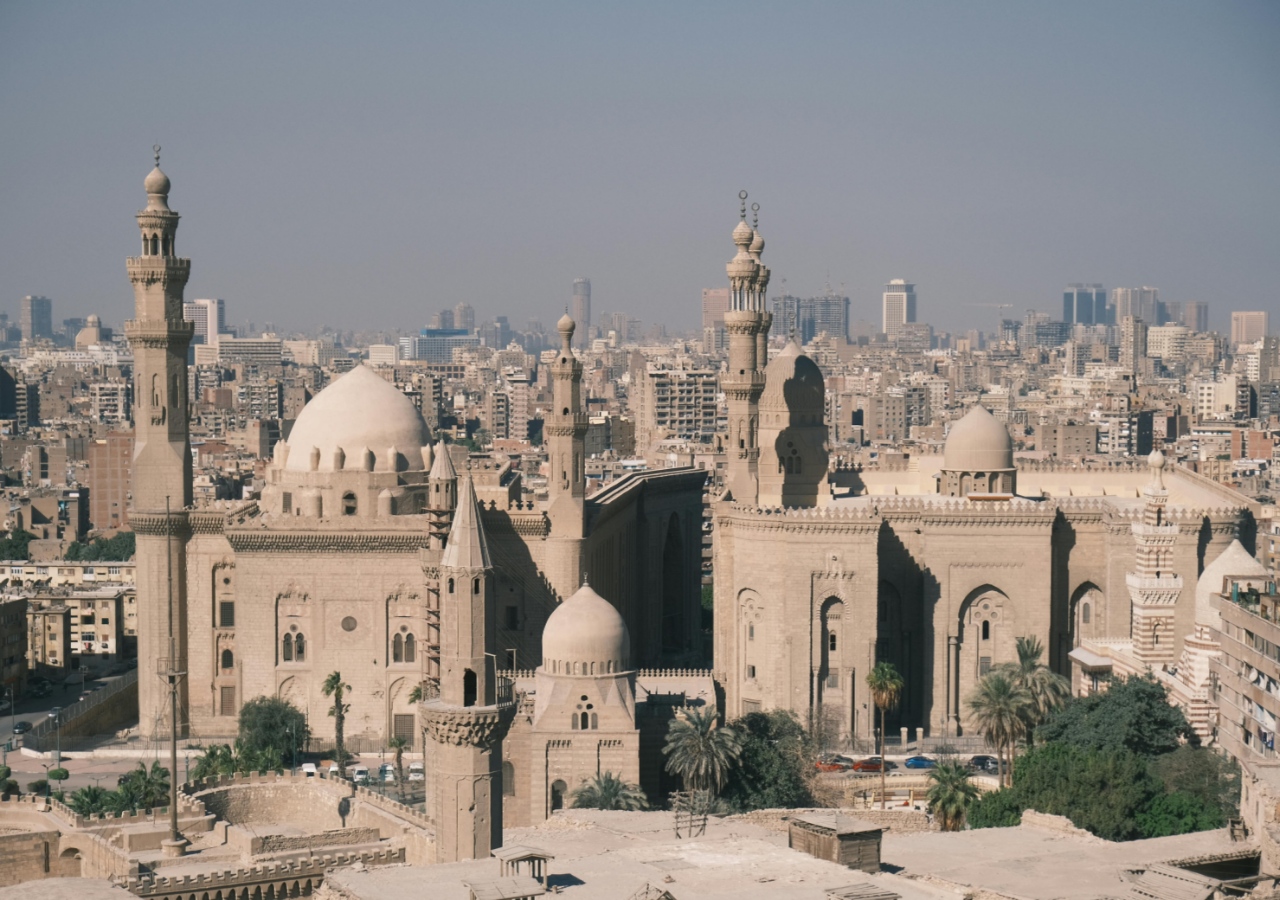
<file: index.csr.html>
<!doctype html>
<html lang="en" data-beasties-container="">
<head>
  <meta charset="utf-8">
  <title>Nema International</title>
  <base href="/">
  <meta name="viewport" content="width=device-width, initial-scale=1">
  <link rel="icon" type="image/png" href="hawalaPayLogo.png">
  <link rel="apple-touch-icon" href="images/nema_icon_1024.png">
  <link rel="shortcut icon" type="image/png" href="hawalaPayLogo.png">
<style>:root{--bs-blue:#0d6efd;--bs-indigo:#6610f2;--bs-purple:#6f42c1;--bs-pink:#d63384;--bs-red:#dc3545;--bs-orange:#fd7e14;--bs-yellow:#ffc107;--bs-green:#198754;--bs-teal:#20c997;--bs-cyan:#0dcaf0;--bs-black:#000;--bs-white:#fff;--bs-gray:#6c757d;--bs-gray-dark:#343a40;--bs-gray-100:#f8f9fa;--bs-gray-200:#e9ecef;--bs-gray-300:#dee2e6;--bs-gray-400:#ced4da;--bs-gray-500:#adb5bd;--bs-gray-600:#6c757d;--bs-gray-700:#495057;--bs-gray-800:#343a40;--bs-gray-900:#212529;--bs-primary:#0d6efd;--bs-secondary:#6c757d;--bs-success:#198754;--bs-info:#0dcaf0;--bs-warning:#ffc107;--bs-danger:#dc3545;--bs-light:#f8f9fa;--bs-dark:#212529;--bs-primary-rgb:13,110,253;--bs-secondary-rgb:108,117,125;--bs-success-rgb:25,135,84;--bs-info-rgb:13,202,240;--bs-warning-rgb:255,193,7;--bs-danger-rgb:220,53,69;--bs-light-rgb:248,249,250;--bs-dark-rgb:33,37,41;--bs-primary-text-emphasis:#052c65;--bs-secondary-text-emphasis:#2b2f32;--bs-success-text-emphasis:#0a3622;--bs-info-text-emphasis:#055160;--bs-warning-text-emphasis:#664d03;--bs-danger-text-emphasis:#58151c;--bs-light-text-emphasis:#495057;--bs-dark-text-emphasis:#495057;--bs-primary-bg-subtle:#cfe2ff;--bs-secondary-bg-subtle:#e2e3e5;--bs-success-bg-subtle:#d1e7dd;--bs-info-bg-subtle:#cff4fc;--bs-warning-bg-subtle:#fff3cd;--bs-danger-bg-subtle:#f8d7da;--bs-light-bg-subtle:#fcfcfd;--bs-dark-bg-subtle:#ced4da;--bs-primary-border-subtle:#9ec5fe;--bs-secondary-border-subtle:#c4c8cb;--bs-success-border-subtle:#a3cfbb;--bs-info-border-subtle:#9eeaf9;--bs-warning-border-subtle:#ffe69c;--bs-danger-border-subtle:#f1aeb5;--bs-light-border-subtle:#e9ecef;--bs-dark-border-subtle:#adb5bd;--bs-white-rgb:255,255,255;--bs-black-rgb:0,0,0;--bs-font-sans-serif:system-ui,-apple-system,"Segoe UI",Roboto,"Helvetica Neue","Noto Sans","Liberation Sans",Arial,sans-serif,"Apple Color Emoji","Segoe UI Emoji","Segoe UI Symbol","Noto Color Emoji";--bs-font-monospace:SFMono-Regular,Menlo,Monaco,Consolas,"Liberation Mono","Courier New",monospace;--bs-gradient:linear-gradient(180deg, rgba(255, 255, 255, .15), rgba(255, 255, 255, 0));--bs-body-font-family:var(--bs-font-sans-serif);--bs-body-font-size:1rem;--bs-body-font-weight:400;--bs-body-line-height:1.5;--bs-body-color:#212529;--bs-body-color-rgb:33,37,41;--bs-body-bg:#fff;--bs-body-bg-rgb:255,255,255;--bs-emphasis-color:#000;--bs-emphasis-color-rgb:0,0,0;--bs-secondary-color:rgba(33, 37, 41, .75);--bs-secondary-color-rgb:33,37,41;--bs-secondary-bg:#e9ecef;--bs-secondary-bg-rgb:233,236,239;--bs-tertiary-color:rgba(33, 37, 41, .5);--bs-tertiary-color-rgb:33,37,41;--bs-tertiary-bg:#f8f9fa;--bs-tertiary-bg-rgb:248,249,250;--bs-heading-color:inherit;--bs-link-color:#0d6efd;--bs-link-color-rgb:13,110,253;--bs-link-decoration:underline;--bs-link-hover-color:#0a58ca;--bs-link-hover-color-rgb:10,88,202;--bs-code-color:#d63384;--bs-highlight-color:#212529;--bs-highlight-bg:#fff3cd;--bs-border-width:1px;--bs-border-style:solid;--bs-border-color:#dee2e6;--bs-border-color-translucent:rgba(0, 0, 0, .175);--bs-border-radius:.375rem;--bs-border-radius-sm:.25rem;--bs-border-radius-lg:.5rem;--bs-border-radius-xl:1rem;--bs-border-radius-xxl:2rem;--bs-border-radius-2xl:var(--bs-border-radius-xxl);--bs-border-radius-pill:50rem;--bs-box-shadow:0 .5rem 1rem rgba(0, 0, 0, .15);--bs-box-shadow-sm:0 .125rem .25rem rgba(0, 0, 0, .075);--bs-box-shadow-lg:0 1rem 3rem rgba(0, 0, 0, .175);--bs-box-shadow-inset:inset 0 1px 2px rgba(0, 0, 0, .075);--bs-focus-ring-width:.25rem;--bs-focus-ring-opacity:.25;--bs-focus-ring-color:rgba(13, 110, 253, .25);--bs-form-valid-color:#198754;--bs-form-valid-border-color:#198754;--bs-form-invalid-color:#dc3545;--bs-form-invalid-border-color:#dc3545}*,:after,:before{box-sizing:border-box}@media(prefers-reduced-motion:no-preference){:root{scroll-behavior:smooth}}body{margin:0;font-family:var(--bs-body-font-family);font-size:var(--bs-body-font-size);font-weight:var(--bs-body-font-weight);line-height:var(--bs-body-line-height);color:var(--bs-body-color);text-align:var(--bs-body-text-align);background-color:var(--bs-body-bg);-webkit-text-size-adjust:100%;-webkit-tap-highlight-color:transparent}:root{--bs-breakpoint-xs:0;--bs-breakpoint-sm:576px;--bs-breakpoint-md:768px;--bs-breakpoint-lg:992px;--bs-breakpoint-xl:1200px;--bs-breakpoint-xxl:1400px}:root{--bs-btn-close-filter: }:root{--bs-carousel-indicator-active-bg:#fff;--bs-carousel-caption-color:#fff;--bs-carousel-control-icon-filter: }*,*:before,*:after{box-sizing:border-box;margin:0;padding:0}body{font-family:Segoe UI,system-ui,-apple-system,sans-serif;background-color:#fff;color:#00a86b}</style><link rel="stylesheet" href="styles-MICGDLMB.css" media="print" onload="this.media='all'"><noscript><link rel="stylesheet" href="styles-MICGDLMB.css"></noscript></head>
<body ngcm="">
  <app-root></app-root>
<script src="scripts-OG7MDMUN.js" defer=""></script><script src="main-DMD2GCDW.js" type="module"></script></body>
</html>
</file>
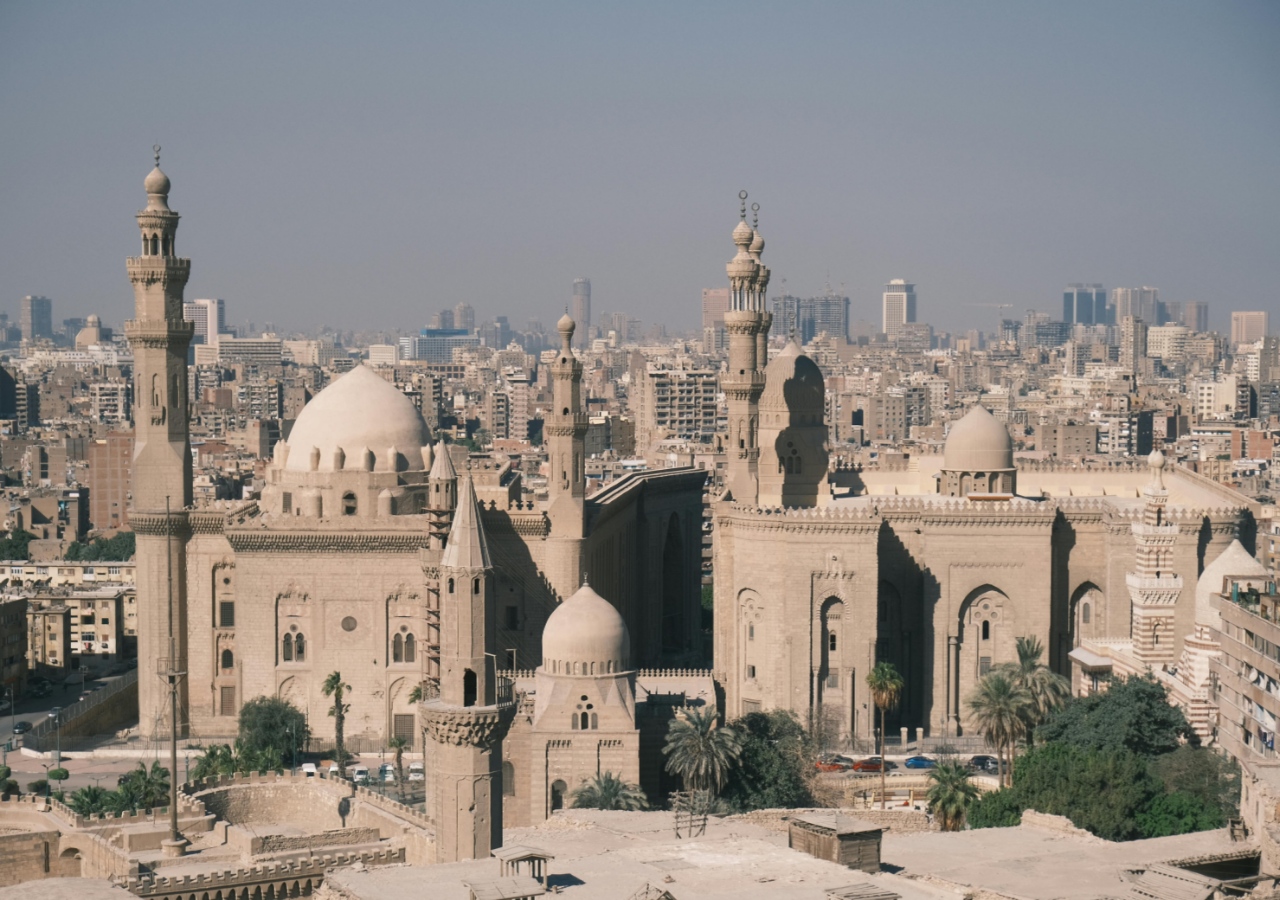
<file: browser/index.csr.html>
<!doctype html>
<html lang="en" data-beasties-container="">
<head>
  <meta charset="utf-8">
  <title>Nemawebsite</title>
  <base href="/">
  <meta name="viewport" content="width=device-width, initial-scale=1">
  <link rel="icon" type="image/png" href="images/nema_icon_1024.png">
  <link rel="apple-touch-icon" href="images/nema_icon_1024.png">
  <link rel="shortcut icon" type="image/png" href="images/nema_icon_1024.png">
<style>:root{--bs-blue:#0d6efd;--bs-indigo:#6610f2;--bs-purple:#6f42c1;--bs-pink:#d63384;--bs-red:#dc3545;--bs-orange:#fd7e14;--bs-yellow:#ffc107;--bs-green:#198754;--bs-teal:#20c997;--bs-cyan:#0dcaf0;--bs-black:#000;--bs-white:#fff;--bs-gray:#6c757d;--bs-gray-dark:#343a40;--bs-gray-100:#f8f9fa;--bs-gray-200:#e9ecef;--bs-gray-300:#dee2e6;--bs-gray-400:#ced4da;--bs-gray-500:#adb5bd;--bs-gray-600:#6c757d;--bs-gray-700:#495057;--bs-gray-800:#343a40;--bs-gray-900:#212529;--bs-primary:#0d6efd;--bs-secondary:#6c757d;--bs-success:#198754;--bs-info:#0dcaf0;--bs-warning:#ffc107;--bs-danger:#dc3545;--bs-light:#f8f9fa;--bs-dark:#212529;--bs-primary-rgb:13,110,253;--bs-secondary-rgb:108,117,125;--bs-success-rgb:25,135,84;--bs-info-rgb:13,202,240;--bs-warning-rgb:255,193,7;--bs-danger-rgb:220,53,69;--bs-light-rgb:248,249,250;--bs-dark-rgb:33,37,41;--bs-primary-text-emphasis:#052c65;--bs-secondary-text-emphasis:#2b2f32;--bs-success-text-emphasis:#0a3622;--bs-info-text-emphasis:#055160;--bs-warning-text-emphasis:#664d03;--bs-danger-text-emphasis:#58151c;--bs-light-text-emphasis:#495057;--bs-dark-text-emphasis:#495057;--bs-primary-bg-subtle:#cfe2ff;--bs-secondary-bg-subtle:#e2e3e5;--bs-success-bg-subtle:#d1e7dd;--bs-info-bg-subtle:#cff4fc;--bs-warning-bg-subtle:#fff3cd;--bs-danger-bg-subtle:#f8d7da;--bs-light-bg-subtle:#fcfcfd;--bs-dark-bg-subtle:#ced4da;--bs-primary-border-subtle:#9ec5fe;--bs-secondary-border-subtle:#c4c8cb;--bs-success-border-subtle:#a3cfbb;--bs-info-border-subtle:#9eeaf9;--bs-warning-border-subtle:#ffe69c;--bs-danger-border-subtle:#f1aeb5;--bs-light-border-subtle:#e9ecef;--bs-dark-border-subtle:#adb5bd;--bs-white-rgb:255,255,255;--bs-black-rgb:0,0,0;--bs-font-sans-serif:system-ui,-apple-system,"Segoe UI",Roboto,"Helvetica Neue","Noto Sans","Liberation Sans",Arial,sans-serif,"Apple Color Emoji","Segoe UI Emoji","Segoe UI Symbol","Noto Color Emoji";--bs-font-monospace:SFMono-Regular,Menlo,Monaco,Consolas,"Liberation Mono","Courier New",monospace;--bs-gradient:linear-gradient(180deg, rgba(255, 255, 255, .15), rgba(255, 255, 255, 0));--bs-body-font-family:var(--bs-font-sans-serif);--bs-body-font-size:1rem;--bs-body-font-weight:400;--bs-body-line-height:1.5;--bs-body-color:#212529;--bs-body-color-rgb:33,37,41;--bs-body-bg:#fff;--bs-body-bg-rgb:255,255,255;--bs-emphasis-color:#000;--bs-emphasis-color-rgb:0,0,0;--bs-secondary-color:rgba(33, 37, 41, .75);--bs-secondary-color-rgb:33,37,41;--bs-secondary-bg:#e9ecef;--bs-secondary-bg-rgb:233,236,239;--bs-tertiary-color:rgba(33, 37, 41, .5);--bs-tertiary-color-rgb:33,37,41;--bs-tertiary-bg:#f8f9fa;--bs-tertiary-bg-rgb:248,249,250;--bs-heading-color:inherit;--bs-link-color:#0d6efd;--bs-link-color-rgb:13,110,253;--bs-link-decoration:underline;--bs-link-hover-color:#0a58ca;--bs-link-hover-color-rgb:10,88,202;--bs-code-color:#d63384;--bs-highlight-color:#212529;--bs-highlight-bg:#fff3cd;--bs-border-width:1px;--bs-border-style:solid;--bs-border-color:#dee2e6;--bs-border-color-translucent:rgba(0, 0, 0, .175);--bs-border-radius:.375rem;--bs-border-radius-sm:.25rem;--bs-border-radius-lg:.5rem;--bs-border-radius-xl:1rem;--bs-border-radius-xxl:2rem;--bs-border-radius-2xl:var(--bs-border-radius-xxl);--bs-border-radius-pill:50rem;--bs-box-shadow:0 .5rem 1rem rgba(0, 0, 0, .15);--bs-box-shadow-sm:0 .125rem .25rem rgba(0, 0, 0, .075);--bs-box-shadow-lg:0 1rem 3rem rgba(0, 0, 0, .175);--bs-box-shadow-inset:inset 0 1px 2px rgba(0, 0, 0, .075);--bs-focus-ring-width:.25rem;--bs-focus-ring-opacity:.25;--bs-focus-ring-color:rgba(13, 110, 253, .25);--bs-form-valid-color:#198754;--bs-form-valid-border-color:#198754;--bs-form-invalid-color:#dc3545;--bs-form-invalid-border-color:#dc3545}*,:after,:before{box-sizing:border-box}@media(prefers-reduced-motion:no-preference){:root{scroll-behavior:smooth}}body{margin:0;font-family:var(--bs-body-font-family);font-size:var(--bs-body-font-size);font-weight:var(--bs-body-font-weight);line-height:var(--bs-body-line-height);color:var(--bs-body-color);text-align:var(--bs-body-text-align);background-color:var(--bs-body-bg);-webkit-text-size-adjust:100%;-webkit-tap-highlight-color:transparent}:root{--bs-breakpoint-xs:0;--bs-breakpoint-sm:576px;--bs-breakpoint-md:768px;--bs-breakpoint-lg:992px;--bs-breakpoint-xl:1200px;--bs-breakpoint-xxl:1400px}:root{--bs-btn-close-filter: }:root{--bs-carousel-indicator-active-bg:#fff;--bs-carousel-caption-color:#fff;--bs-carousel-control-icon-filter: }*,*:before,*:after{box-sizing:border-box;margin:0;padding:0}body{font-family:Segoe UI,system-ui,-apple-system,sans-serif;background-color:#fff;color:#00a86b}</style><link rel="stylesheet" href="styles-MICGDLMB.css" media="print" onload="this.media='all'"><noscript><link rel="stylesheet" href="styles-MICGDLMB.css"></noscript></head>
<body ngcm="">
  <app-root></app-root>
<script src="scripts-OG7MDMUN.js" defer=""></script><script src="main-BW3OJWNP.js" type="module"></script></body>
</html>
</file>
<file: styles-MICGDLMB.css>
@charset "UTF-8";:root,[data-bs-theme=light]{--bs-blue:#0d6efd;--bs-indigo:#6610f2;--bs-purple:#6f42c1;--bs-pink:#d63384;--bs-red:#dc3545;--bs-orange:#fd7e14;--bs-yellow:#ffc107;--bs-green:#198754;--bs-teal:#20c997;--bs-cyan:#0dcaf0;--bs-black:#000;--bs-white:#fff;--bs-gray:#6c757d;--bs-gray-dark:#343a40;--bs-gray-100:#f8f9fa;--bs-gray-200:#e9ecef;--bs-gray-300:#dee2e6;--bs-gray-400:#ced4da;--bs-gray-500:#adb5bd;--bs-gray-600:#6c757d;--bs-gray-700:#495057;--bs-gray-800:#343a40;--bs-gray-900:#212529;--bs-primary:#0d6efd;--bs-secondary:#6c757d;--bs-success:#198754;--bs-info:#0dcaf0;--bs-warning:#ffc107;--bs-danger:#dc3545;--bs-light:#f8f9fa;--bs-dark:#212529;--bs-primary-rgb:13,110,253;--bs-secondary-rgb:108,117,125;--bs-success-rgb:25,135,84;--bs-info-rgb:13,202,240;--bs-warning-rgb:255,193,7;--bs-danger-rgb:220,53,69;--bs-light-rgb:248,249,250;--bs-dark-rgb:33,37,41;--bs-primary-text-emphasis:#052c65;--bs-secondary-text-emphasis:#2b2f32;--bs-success-text-emphasis:#0a3622;--bs-info-text-emphasis:#055160;--bs-warning-text-emphasis:#664d03;--bs-danger-text-emphasis:#58151c;--bs-light-text-emphasis:#495057;--bs-dark-text-emphasis:#495057;--bs-primary-bg-subtle:#cfe2ff;--bs-secondary-bg-subtle:#e2e3e5;--bs-success-bg-subtle:#d1e7dd;--bs-info-bg-subtle:#cff4fc;--bs-warning-bg-subtle:#fff3cd;--bs-danger-bg-subtle:#f8d7da;--bs-light-bg-subtle:#fcfcfd;--bs-dark-bg-subtle:#ced4da;--bs-primary-border-subtle:#9ec5fe;--bs-secondary-border-subtle:#c4c8cb;--bs-success-border-subtle:#a3cfbb;--bs-info-border-subtle:#9eeaf9;--bs-warning-border-subtle:#ffe69c;--bs-danger-border-subtle:#f1aeb5;--bs-light-border-subtle:#e9ecef;--bs-dark-border-subtle:#adb5bd;--bs-white-rgb:255,255,255;--bs-black-rgb:0,0,0;--bs-font-sans-serif:system-ui,-apple-system,"Segoe UI",Roboto,"Helvetica Neue","Noto Sans","Liberation Sans",Arial,sans-serif,"Apple Color Emoji","Segoe UI Emoji","Segoe UI Symbol","Noto Color Emoji";--bs-font-monospace:SFMono-Regular,Menlo,Monaco,Consolas,"Liberation Mono","Courier New",monospace;--bs-gradient:linear-gradient(180deg, rgba(255, 255, 255, .15), rgba(255, 255, 255, 0));--bs-body-font-family:var(--bs-font-sans-serif);--bs-body-font-size:1rem;--bs-body-font-weight:400;--bs-body-line-height:1.5;--bs-body-color:#212529;--bs-body-color-rgb:33,37,41;--bs-body-bg:#fff;--bs-body-bg-rgb:255,255,255;--bs-emphasis-color:#000;--bs-emphasis-color-rgb:0,0,0;--bs-secondary-color:rgba(33, 37, 41, .75);--bs-secondary-color-rgb:33,37,41;--bs-secondary-bg:#e9ecef;--bs-secondary-bg-rgb:233,236,239;--bs-tertiary-color:rgba(33, 37, 41, .5);--bs-tertiary-color-rgb:33,37,41;--bs-tertiary-bg:#f8f9fa;--bs-tertiary-bg-rgb:248,249,250;--bs-heading-color:inherit;--bs-link-color:#0d6efd;--bs-link-color-rgb:13,110,253;--bs-link-decoration:underline;--bs-link-hover-color:#0a58ca;--bs-link-hover-color-rgb:10,88,202;--bs-code-color:#d63384;--bs-highlight-color:#212529;--bs-highlight-bg:#fff3cd;--bs-border-width:1px;--bs-border-style:solid;--bs-border-color:#dee2e6;--bs-border-color-translucent:rgba(0, 0, 0, .175);--bs-border-radius:.375rem;--bs-border-radius-sm:.25rem;--bs-border-radius-lg:.5rem;--bs-border-radius-xl:1rem;--bs-border-radius-xxl:2rem;--bs-border-radius-2xl:var(--bs-border-radius-xxl);--bs-border-radius-pill:50rem;--bs-box-shadow:0 .5rem 1rem rgba(0, 0, 0, .15);--bs-box-shadow-sm:0 .125rem .25rem rgba(0, 0, 0, .075);--bs-box-shadow-lg:0 1rem 3rem rgba(0, 0, 0, .175);--bs-box-shadow-inset:inset 0 1px 2px rgba(0, 0, 0, .075);--bs-focus-ring-width:.25rem;--bs-focus-ring-opacity:.25;--bs-focus-ring-color:rgba(13, 110, 253, .25);--bs-form-valid-color:#198754;--bs-form-valid-border-color:#198754;--bs-form-invalid-color:#dc3545;--bs-form-invalid-border-color:#dc3545}[data-bs-theme=dark]{color-scheme:dark;--bs-body-color:#dee2e6;--bs-body-color-rgb:222,226,230;--bs-body-bg:#212529;--bs-body-bg-rgb:33,37,41;--bs-emphasis-color:#fff;--bs-emphasis-color-rgb:255,255,255;--bs-secondary-color:rgba(222, 226, 230, .75);--bs-secondary-color-rgb:222,226,230;--bs-secondary-bg:#343a40;--bs-secondary-bg-rgb:52,58,64;--bs-tertiary-color:rgba(222, 226, 230, .5);--bs-tertiary-color-rgb:222,226,230;--bs-tertiary-bg:#2b3035;--bs-tertiary-bg-rgb:43,48,53;--bs-primary-text-emphasis:#6ea8fe;--bs-secondary-text-emphasis:#a7acb1;--bs-success-text-emphasis:#75b798;--bs-info-text-emphasis:#6edff6;--bs-warning-text-emphasis:#ffda6a;--bs-danger-text-emphasis:#ea868f;--bs-light-text-emphasis:#f8f9fa;--bs-dark-text-emphasis:#dee2e6;--bs-primary-bg-subtle:#031633;--bs-secondary-bg-subtle:#161719;--bs-success-bg-subtle:#051b11;--bs-info-bg-subtle:#032830;--bs-warning-bg-subtle:#332701;--bs-danger-bg-subtle:#2c0b0e;--bs-light-bg-subtle:#343a40;--bs-dark-bg-subtle:#1a1d20;--bs-primary-border-subtle:#084298;--bs-secondary-border-subtle:#41464b;--bs-success-border-subtle:#0f5132;--bs-info-border-subtle:#087990;--bs-warning-border-subtle:#997404;--bs-danger-border-subtle:#842029;--bs-light-border-subtle:#495057;--bs-dark-border-subtle:#343a40;--bs-heading-color:inherit;--bs-link-color:#6ea8fe;--bs-link-hover-color:#8bb9fe;--bs-link-color-rgb:110,168,254;--bs-link-hover-color-rgb:139,185,254;--bs-code-color:#e685b5;--bs-highlight-color:#dee2e6;--bs-highlight-bg:#664d03;--bs-border-color:#495057;--bs-border-color-translucent:rgba(255, 255, 255, .15);--bs-form-valid-color:#75b798;--bs-form-valid-border-color:#75b798;--bs-form-invalid-color:#ea868f;--bs-form-invalid-border-color:#ea868f}*,:after,:before{box-sizing:border-box}@media(prefers-reduced-motion:no-preference){:root{scroll-behavior:smooth}}body{margin:0;font-family:var(--bs-body-font-family);font-size:var(--bs-body-font-size);font-weight:var(--bs-body-font-weight);line-height:var(--bs-body-line-height);color:var(--bs-body-color);text-align:var(--bs-body-text-align);background-color:var(--bs-body-bg);-webkit-text-size-adjust:100%;-webkit-tap-highlight-color:transparent}hr{margin:1rem 0;color:inherit;border:0;border-top:var(--bs-border-width) solid;opacity:.25}.h1,.h2,.h3,.h4,.h5,.h6,h1,h2,h3,h4,h5,h6{margin-top:0;margin-bottom:.5rem;font-weight:500;line-height:1.2;color:var(--bs-heading-color)}.h1,h1{font-size:calc(1.375rem + 1.5vw)}@media(min-width:1200px){.h1,h1{font-size:2.5rem}}.h2,h2{font-size:calc(1.325rem + .9vw)}@media(min-width:1200px){.h2,h2{font-size:2rem}}.h3,h3{font-size:calc(1.3rem + .6vw)}@media(min-width:1200px){.h3,h3{font-size:1.75rem}}.h4,h4{font-size:calc(1.275rem + .3vw)}@media(min-width:1200px){.h4,h4{font-size:1.5rem}}.h5,h5{font-size:1.25rem}.h6,h6{font-size:1rem}p{margin-top:0;margin-bottom:1rem}abbr[title]{-webkit-text-decoration:underline dotted;text-decoration:underline dotted;cursor:help;-webkit-text-decoration-skip-ink:none;text-decoration-skip-ink:none}address{margin-bottom:1rem;font-style:normal;line-height:inherit}ol,ul{padding-left:2rem}dl,ol,ul{margin-top:0;margin-bottom:1rem}ol ol,ol ul,ul ol,ul ul{margin-bottom:0}dt{font-weight:700}dd{margin-bottom:.5rem;margin-left:0}blockquote{margin:0 0 1rem}b,strong{font-weight:bolder}.small,small{font-size:.875em}.mark,mark{padding:.1875em;color:var(--bs-highlight-color);background-color:var(--bs-highlight-bg)}sub,sup{position:relative;font-size:.75em;line-height:0;vertical-align:baseline}sub{bottom:-.25em}sup{top:-.5em}a{color:rgba(var(--bs-link-color-rgb),var(--bs-link-opacity,1));text-decoration:underline}a:hover{--bs-link-color-rgb:var(--bs-link-hover-color-rgb)}a:not([href]):not([class]),a:not([href]):not([class]):hover{color:inherit;text-decoration:none}code,kbd,pre,samp{font-family:var(--bs-font-monospace);font-size:1em}pre{display:block;margin-top:0;margin-bottom:1rem;overflow:auto;font-size:.875em}pre code{font-size:inherit;color:inherit;word-break:normal}code{font-size:.875em;color:var(--bs-code-color);word-wrap:break-word}a>code{color:inherit}kbd{padding:.1875rem .375rem;font-size:.875em;color:var(--bs-body-bg);background-color:var(--bs-body-color);border-radius:.25rem}kbd kbd{padding:0;font-size:1em}figure{margin:0 0 1rem}img,svg{vertical-align:middle}table{caption-side:bottom;border-collapse:collapse}caption{padding-top:.5rem;padding-bottom:.5rem;color:var(--bs-secondary-color);text-align:left}th{text-align:inherit;text-align:-webkit-match-parent}tbody,td,tfoot,th,thead,tr{border-color:inherit;border-style:solid;border-width:0}label{display:inline-block}button{border-radius:0}button:focus:not(:focus-visible){outline:0}button,input,optgroup,select,textarea{margin:0;font-family:inherit;font-size:inherit;line-height:inherit}button,select{text-transform:none}[role=button]{cursor:pointer}select{word-wrap:normal}select:disabled{opacity:1}[list]:not([type=date]):not([type=datetime-local]):not([type=month]):not([type=week]):not([type=time])::-webkit-calendar-picker-indicator{display:none!important}[type=button],[type=reset],[type=submit],button{-webkit-appearance:button}[type=button]:not(:disabled),[type=reset]:not(:disabled),[type=submit]:not(:disabled),button:not(:disabled){cursor:pointer}::-moz-focus-inner{padding:0;border-style:none}textarea{resize:vertical}fieldset{min-width:0;padding:0;margin:0;border:0}legend{float:left;width:100%;padding:0;margin-bottom:.5rem;line-height:inherit;font-size:calc(1.275rem + .3vw)}@media(min-width:1200px){legend{font-size:1.5rem}}legend+*{clear:left}::-webkit-datetime-edit-day-field,::-webkit-datetime-edit-fields-wrapper,::-webkit-datetime-edit-hour-field,::-webkit-datetime-edit-minute,::-webkit-datetime-edit-month-field,::-webkit-datetime-edit-text,::-webkit-datetime-edit-year-field{padding:0}::-webkit-inner-spin-button{height:auto}[type=search]{-webkit-appearance:textfield;outline-offset:-2px}[type=search]::-webkit-search-cancel-button{cursor:pointer;filter:grayscale(1)}::-webkit-search-decoration{-webkit-appearance:none}::-webkit-color-swatch-wrapper{padding:0}::-webkit-file-upload-button{font:inherit;-webkit-appearance:button}::file-selector-button{font:inherit;-webkit-appearance:button}output{display:inline-block}iframe{border:0}summary{display:list-item;cursor:pointer}progress{vertical-align:baseline}[hidden]{display:none!important}.lead{font-size:1.25rem;font-weight:300}.display-1{font-weight:300;line-height:1.2;font-size:calc(1.625rem + 4.5vw)}@media(min-width:1200px){.display-1{font-size:5rem}}.display-2{font-weight:300;line-height:1.2;font-size:calc(1.575rem + 3.9vw)}@media(min-width:1200px){.display-2{font-size:4.5rem}}.display-3{font-weight:300;line-height:1.2;font-size:calc(1.525rem + 3.3vw)}@media(min-width:1200px){.display-3{font-size:4rem}}.display-4{font-weight:300;line-height:1.2;font-size:calc(1.475rem + 2.7vw)}@media(min-width:1200px){.display-4{font-size:3.5rem}}.display-5{font-weight:300;line-height:1.2;font-size:calc(1.425rem + 2.1vw)}@media(min-width:1200px){.display-5{font-size:3rem}}.display-6{font-weight:300;line-height:1.2;font-size:calc(1.375rem + 1.5vw)}@media(min-width:1200px){.display-6{font-size:2.5rem}}.list-unstyled,.list-inline{padding-left:0;list-style:none}.list-inline-item{display:inline-block}.list-inline-item:not(:last-child){margin-right:.5rem}.initialism{font-size:.875em;text-transform:uppercase}.blockquote{margin-bottom:1rem;font-size:1.25rem}.blockquote>:last-child{margin-bottom:0}.blockquote-footer{margin-top:-1rem;margin-bottom:1rem;font-size:.875em;color:#6c757d}.blockquote-footer:before{content:"\2014\a0"}.img-fluid{max-width:100%;height:auto}.img-thumbnail{padding:.25rem;background-color:var(--bs-body-bg);border:var(--bs-border-width) solid var(--bs-border-color);border-radius:var(--bs-border-radius);max-width:100%;height:auto}.figure{display:inline-block}.figure-img{margin-bottom:.5rem;line-height:1}.figure-caption{font-size:.875em;color:var(--bs-secondary-color)}.container,.container-fluid,.container-lg,.container-md,.container-sm,.container-xl,.container-xxl{--bs-gutter-x:1.5rem;--bs-gutter-y:0;width:100%;padding-right:calc(var(--bs-gutter-x) * .5);padding-left:calc(var(--bs-gutter-x) * .5);margin-right:auto;margin-left:auto}@media(min-width:576px){.container,.container-sm{max-width:540px}}@media(min-width:768px){.container,.container-md,.container-sm{max-width:720px}}@media(min-width:992px){.container,.container-lg,.container-md,.container-sm{max-width:960px}}@media(min-width:1200px){.container,.container-lg,.container-md,.container-sm,.container-xl{max-width:1140px}}@media(min-width:1400px){.container,.container-lg,.container-md,.container-sm,.container-xl,.container-xxl{max-width:1320px}}:root{--bs-breakpoint-xs:0;--bs-breakpoint-sm:576px;--bs-breakpoint-md:768px;--bs-breakpoint-lg:992px;--bs-breakpoint-xl:1200px;--bs-breakpoint-xxl:1400px}.row{--bs-gutter-x:1.5rem;--bs-gutter-y:0;display:flex;flex-wrap:wrap;margin-top:calc(-1 * var(--bs-gutter-y));margin-right:calc(-.5 * var(--bs-gutter-x));margin-left:calc(-.5 * var(--bs-gutter-x))}.row>*{flex-shrink:0;width:100%;max-width:100%;padding-right:calc(var(--bs-gutter-x) * .5);padding-left:calc(var(--bs-gutter-x) * .5);margin-top:var(--bs-gutter-y)}.col{flex:1 0 0}.row-cols-auto>*{flex:0 0 auto;width:auto}.row-cols-1>*{flex:0 0 auto;width:100%}.row-cols-2>*{flex:0 0 auto;width:50%}.row-cols-3>*{flex:0 0 auto;width:33.33333333%}.row-cols-4>*{flex:0 0 auto;width:25%}.row-cols-5>*{flex:0 0 auto;width:20%}.row-cols-6>*{flex:0 0 auto;width:16.66666667%}.col-auto{flex:0 0 auto;width:auto}.col-1{flex:0 0 auto;width:8.33333333%}.col-2{flex:0 0 auto;width:16.66666667%}.col-3{flex:0 0 auto;width:25%}.col-4{flex:0 0 auto;width:33.33333333%}.col-5{flex:0 0 auto;width:41.66666667%}.col-6{flex:0 0 auto;width:50%}.col-7{flex:0 0 auto;width:58.33333333%}.col-8{flex:0 0 auto;width:66.66666667%}.col-9{flex:0 0 auto;width:75%}.col-10{flex:0 0 auto;width:83.33333333%}.col-11{flex:0 0 auto;width:91.66666667%}.col-12{flex:0 0 auto;width:100%}.offset-1{margin-left:8.33333333%}.offset-2{margin-left:16.66666667%}.offset-3{margin-left:25%}.offset-4{margin-left:33.33333333%}.offset-5{margin-left:41.66666667%}.offset-6{margin-left:50%}.offset-7{margin-left:58.33333333%}.offset-8{margin-left:66.66666667%}.offset-9{margin-left:75%}.offset-10{margin-left:83.33333333%}.offset-11{margin-left:91.66666667%}.g-0,.gx-0{--bs-gutter-x:0}.g-0,.gy-0{--bs-gutter-y:0}.g-1,.gx-1{--bs-gutter-x:.25rem}.g-1,.gy-1{--bs-gutter-y:.25rem}.g-2,.gx-2{--bs-gutter-x:.5rem}.g-2,.gy-2{--bs-gutter-y:.5rem}.g-3,.gx-3{--bs-gutter-x:1rem}.g-3,.gy-3{--bs-gutter-y:1rem}.g-4,.gx-4{--bs-gutter-x:1.5rem}.g-4,.gy-4{--bs-gutter-y:1.5rem}.g-5,.gx-5{--bs-gutter-x:3rem}.g-5,.gy-5{--bs-gutter-y:3rem}@media(min-width:576px){.col-sm{flex:1 0 0}.row-cols-sm-auto>*{flex:0 0 auto;width:auto}.row-cols-sm-1>*{flex:0 0 auto;width:100%}.row-cols-sm-2>*{flex:0 0 auto;width:50%}.row-cols-sm-3>*{flex:0 0 auto;width:33.33333333%}.row-cols-sm-4>*{flex:0 0 auto;width:25%}.row-cols-sm-5>*{flex:0 0 auto;width:20%}.row-cols-sm-6>*{flex:0 0 auto;width:16.66666667%}.col-sm-auto{flex:0 0 auto;width:auto}.col-sm-1{flex:0 0 auto;width:8.33333333%}.col-sm-2{flex:0 0 auto;width:16.66666667%}.col-sm-3{flex:0 0 auto;width:25%}.col-sm-4{flex:0 0 auto;width:33.33333333%}.col-sm-5{flex:0 0 auto;width:41.66666667%}.col-sm-6{flex:0 0 auto;width:50%}.col-sm-7{flex:0 0 auto;width:58.33333333%}.col-sm-8{flex:0 0 auto;width:66.66666667%}.col-sm-9{flex:0 0 auto;width:75%}.col-sm-10{flex:0 0 auto;width:83.33333333%}.col-sm-11{flex:0 0 auto;width:91.66666667%}.col-sm-12{flex:0 0 auto;width:100%}.offset-sm-0{margin-left:0}.offset-sm-1{margin-left:8.33333333%}.offset-sm-2{margin-left:16.66666667%}.offset-sm-3{margin-left:25%}.offset-sm-4{margin-left:33.33333333%}.offset-sm-5{margin-left:41.66666667%}.offset-sm-6{margin-left:50%}.offset-sm-7{margin-left:58.33333333%}.offset-sm-8{margin-left:66.66666667%}.offset-sm-9{margin-left:75%}.offset-sm-10{margin-left:83.33333333%}.offset-sm-11{margin-left:91.66666667%}.g-sm-0,.gx-sm-0{--bs-gutter-x:0}.g-sm-0,.gy-sm-0{--bs-gutter-y:0}.g-sm-1,.gx-sm-1{--bs-gutter-x:.25rem}.g-sm-1,.gy-sm-1{--bs-gutter-y:.25rem}.g-sm-2,.gx-sm-2{--bs-gutter-x:.5rem}.g-sm-2,.gy-sm-2{--bs-gutter-y:.5rem}.g-sm-3,.gx-sm-3{--bs-gutter-x:1rem}.g-sm-3,.gy-sm-3{--bs-gutter-y:1rem}.g-sm-4,.gx-sm-4{--bs-gutter-x:1.5rem}.g-sm-4,.gy-sm-4{--bs-gutter-y:1.5rem}.g-sm-5,.gx-sm-5{--bs-gutter-x:3rem}.g-sm-5,.gy-sm-5{--bs-gutter-y:3rem}}@media(min-width:768px){.col-md{flex:1 0 0}.row-cols-md-auto>*{flex:0 0 auto;width:auto}.row-cols-md-1>*{flex:0 0 auto;width:100%}.row-cols-md-2>*{flex:0 0 auto;width:50%}.row-cols-md-3>*{flex:0 0 auto;width:33.33333333%}.row-cols-md-4>*{flex:0 0 auto;width:25%}.row-cols-md-5>*{flex:0 0 auto;width:20%}.row-cols-md-6>*{flex:0 0 auto;width:16.66666667%}.col-md-auto{flex:0 0 auto;width:auto}.col-md-1{flex:0 0 auto;width:8.33333333%}.col-md-2{flex:0 0 auto;width:16.66666667%}.col-md-3{flex:0 0 auto;width:25%}.col-md-4{flex:0 0 auto;width:33.33333333%}.col-md-5{flex:0 0 auto;width:41.66666667%}.col-md-6{flex:0 0 auto;width:50%}.col-md-7{flex:0 0 auto;width:58.33333333%}.col-md-8{flex:0 0 auto;width:66.66666667%}.col-md-9{flex:0 0 auto;width:75%}.col-md-10{flex:0 0 auto;width:83.33333333%}.col-md-11{flex:0 0 auto;width:91.66666667%}.col-md-12{flex:0 0 auto;width:100%}.offset-md-0{margin-left:0}.offset-md-1{margin-left:8.33333333%}.offset-md-2{margin-left:16.66666667%}.offset-md-3{margin-left:25%}.offset-md-4{margin-left:33.33333333%}.offset-md-5{margin-left:41.66666667%}.offset-md-6{margin-left:50%}.offset-md-7{margin-left:58.33333333%}.offset-md-8{margin-left:66.66666667%}.offset-md-9{margin-left:75%}.offset-md-10{margin-left:83.33333333%}.offset-md-11{margin-left:91.66666667%}.g-md-0,.gx-md-0{--bs-gutter-x:0}.g-md-0,.gy-md-0{--bs-gutter-y:0}.g-md-1,.gx-md-1{--bs-gutter-x:.25rem}.g-md-1,.gy-md-1{--bs-gutter-y:.25rem}.g-md-2,.gx-md-2{--bs-gutter-x:.5rem}.g-md-2,.gy-md-2{--bs-gutter-y:.5rem}.g-md-3,.gx-md-3{--bs-gutter-x:1rem}.g-md-3,.gy-md-3{--bs-gutter-y:1rem}.g-md-4,.gx-md-4{--bs-gutter-x:1.5rem}.g-md-4,.gy-md-4{--bs-gutter-y:1.5rem}.g-md-5,.gx-md-5{--bs-gutter-x:3rem}.g-md-5,.gy-md-5{--bs-gutter-y:3rem}}@media(min-width:992px){.col-lg{flex:1 0 0}.row-cols-lg-auto>*{flex:0 0 auto;width:auto}.row-cols-lg-1>*{flex:0 0 auto;width:100%}.row-cols-lg-2>*{flex:0 0 auto;width:50%}.row-cols-lg-3>*{flex:0 0 auto;width:33.33333333%}.row-cols-lg-4>*{flex:0 0 auto;width:25%}.row-cols-lg-5>*{flex:0 0 auto;width:20%}.row-cols-lg-6>*{flex:0 0 auto;width:16.66666667%}.col-lg-auto{flex:0 0 auto;width:auto}.col-lg-1{flex:0 0 auto;width:8.33333333%}.col-lg-2{flex:0 0 auto;width:16.66666667%}.col-lg-3{flex:0 0 auto;width:25%}.col-lg-4{flex:0 0 auto;width:33.33333333%}.col-lg-5{flex:0 0 auto;width:41.66666667%}.col-lg-6{flex:0 0 auto;width:50%}.col-lg-7{flex:0 0 auto;width:58.33333333%}.col-lg-8{flex:0 0 auto;width:66.66666667%}.col-lg-9{flex:0 0 auto;width:75%}.col-lg-10{flex:0 0 auto;width:83.33333333%}.col-lg-11{flex:0 0 auto;width:91.66666667%}.col-lg-12{flex:0 0 auto;width:100%}.offset-lg-0{margin-left:0}.offset-lg-1{margin-left:8.33333333%}.offset-lg-2{margin-left:16.66666667%}.offset-lg-3{margin-left:25%}.offset-lg-4{margin-left:33.33333333%}.offset-lg-5{margin-left:41.66666667%}.offset-lg-6{margin-left:50%}.offset-lg-7{margin-left:58.33333333%}.offset-lg-8{margin-left:66.66666667%}.offset-lg-9{margin-left:75%}.offset-lg-10{margin-left:83.33333333%}.offset-lg-11{margin-left:91.66666667%}.g-lg-0,.gx-lg-0{--bs-gutter-x:0}.g-lg-0,.gy-lg-0{--bs-gutter-y:0}.g-lg-1,.gx-lg-1{--bs-gutter-x:.25rem}.g-lg-1,.gy-lg-1{--bs-gutter-y:.25rem}.g-lg-2,.gx-lg-2{--bs-gutter-x:.5rem}.g-lg-2,.gy-lg-2{--bs-gutter-y:.5rem}.g-lg-3,.gx-lg-3{--bs-gutter-x:1rem}.g-lg-3,.gy-lg-3{--bs-gutter-y:1rem}.g-lg-4,.gx-lg-4{--bs-gutter-x:1.5rem}.g-lg-4,.gy-lg-4{--bs-gutter-y:1.5rem}.g-lg-5,.gx-lg-5{--bs-gutter-x:3rem}.g-lg-5,.gy-lg-5{--bs-gutter-y:3rem}}@media(min-width:1200px){.col-xl{flex:1 0 0}.row-cols-xl-auto>*{flex:0 0 auto;width:auto}.row-cols-xl-1>*{flex:0 0 auto;width:100%}.row-cols-xl-2>*{flex:0 0 auto;width:50%}.row-cols-xl-3>*{flex:0 0 auto;width:33.33333333%}.row-cols-xl-4>*{flex:0 0 auto;width:25%}.row-cols-xl-5>*{flex:0 0 auto;width:20%}.row-cols-xl-6>*{flex:0 0 auto;width:16.66666667%}.col-xl-auto{flex:0 0 auto;width:auto}.col-xl-1{flex:0 0 auto;width:8.33333333%}.col-xl-2{flex:0 0 auto;width:16.66666667%}.col-xl-3{flex:0 0 auto;width:25%}.col-xl-4{flex:0 0 auto;width:33.33333333%}.col-xl-5{flex:0 0 auto;width:41.66666667%}.col-xl-6{flex:0 0 auto;width:50%}.col-xl-7{flex:0 0 auto;width:58.33333333%}.col-xl-8{flex:0 0 auto;width:66.66666667%}.col-xl-9{flex:0 0 auto;width:75%}.col-xl-10{flex:0 0 auto;width:83.33333333%}.col-xl-11{flex:0 0 auto;width:91.66666667%}.col-xl-12{flex:0 0 auto;width:100%}.offset-xl-0{margin-left:0}.offset-xl-1{margin-left:8.33333333%}.offset-xl-2{margin-left:16.66666667%}.offset-xl-3{margin-left:25%}.offset-xl-4{margin-left:33.33333333%}.offset-xl-5{margin-left:41.66666667%}.offset-xl-6{margin-left:50%}.offset-xl-7{margin-left:58.33333333%}.offset-xl-8{margin-left:66.66666667%}.offset-xl-9{margin-left:75%}.offset-xl-10{margin-left:83.33333333%}.offset-xl-11{margin-left:91.66666667%}.g-xl-0,.gx-xl-0{--bs-gutter-x:0}.g-xl-0,.gy-xl-0{--bs-gutter-y:0}.g-xl-1,.gx-xl-1{--bs-gutter-x:.25rem}.g-xl-1,.gy-xl-1{--bs-gutter-y:.25rem}.g-xl-2,.gx-xl-2{--bs-gutter-x:.5rem}.g-xl-2,.gy-xl-2{--bs-gutter-y:.5rem}.g-xl-3,.gx-xl-3{--bs-gutter-x:1rem}.g-xl-3,.gy-xl-3{--bs-gutter-y:1rem}.g-xl-4,.gx-xl-4{--bs-gutter-x:1.5rem}.g-xl-4,.gy-xl-4{--bs-gutter-y:1.5rem}.g-xl-5,.gx-xl-5{--bs-gutter-x:3rem}.g-xl-5,.gy-xl-5{--bs-gutter-y:3rem}}@media(min-width:1400px){.col-xxl{flex:1 0 0}.row-cols-xxl-auto>*{flex:0 0 auto;width:auto}.row-cols-xxl-1>*{flex:0 0 auto;width:100%}.row-cols-xxl-2>*{flex:0 0 auto;width:50%}.row-cols-xxl-3>*{flex:0 0 auto;width:33.33333333%}.row-cols-xxl-4>*{flex:0 0 auto;width:25%}.row-cols-xxl-5>*{flex:0 0 auto;width:20%}.row-cols-xxl-6>*{flex:0 0 auto;width:16.66666667%}.col-xxl-auto{flex:0 0 auto;width:auto}.col-xxl-1{flex:0 0 auto;width:8.33333333%}.col-xxl-2{flex:0 0 auto;width:16.66666667%}.col-xxl-3{flex:0 0 auto;width:25%}.col-xxl-4{flex:0 0 auto;width:33.33333333%}.col-xxl-5{flex:0 0 auto;width:41.66666667%}.col-xxl-6{flex:0 0 auto;width:50%}.col-xxl-7{flex:0 0 auto;width:58.33333333%}.col-xxl-8{flex:0 0 auto;width:66.66666667%}.col-xxl-9{flex:0 0 auto;width:75%}.col-xxl-10{flex:0 0 auto;width:83.33333333%}.col-xxl-11{flex:0 0 auto;width:91.66666667%}.col-xxl-12{flex:0 0 auto;width:100%}.offset-xxl-0{margin-left:0}.offset-xxl-1{margin-left:8.33333333%}.offset-xxl-2{margin-left:16.66666667%}.offset-xxl-3{margin-left:25%}.offset-xxl-4{margin-left:33.33333333%}.offset-xxl-5{margin-left:41.66666667%}.offset-xxl-6{margin-left:50%}.offset-xxl-7{margin-left:58.33333333%}.offset-xxl-8{margin-left:66.66666667%}.offset-xxl-9{margin-left:75%}.offset-xxl-10{margin-left:83.33333333%}.offset-xxl-11{margin-left:91.66666667%}.g-xxl-0,.gx-xxl-0{--bs-gutter-x:0}.g-xxl-0,.gy-xxl-0{--bs-gutter-y:0}.g-xxl-1,.gx-xxl-1{--bs-gutter-x:.25rem}.g-xxl-1,.gy-xxl-1{--bs-gutter-y:.25rem}.g-xxl-2,.gx-xxl-2{--bs-gutter-x:.5rem}.g-xxl-2,.gy-xxl-2{--bs-gutter-y:.5rem}.g-xxl-3,.gx-xxl-3{--bs-gutter-x:1rem}.g-xxl-3,.gy-xxl-3{--bs-gutter-y:1rem}.g-xxl-4,.gx-xxl-4{--bs-gutter-x:1.5rem}.g-xxl-4,.gy-xxl-4{--bs-gutter-y:1.5rem}.g-xxl-5,.gx-xxl-5{--bs-gutter-x:3rem}.g-xxl-5,.gy-xxl-5{--bs-gutter-y:3rem}}.table{--bs-table-color-type:initial;--bs-table-bg-type:initial;--bs-table-color-state:initial;--bs-table-bg-state:initial;--bs-table-color:var(--bs-emphasis-color);--bs-table-bg:var(--bs-body-bg);--bs-table-border-color:var(--bs-border-color);--bs-table-accent-bg:transparent;--bs-table-striped-color:var(--bs-emphasis-color);--bs-table-striped-bg:rgba(var(--bs-emphasis-color-rgb), .05);--bs-table-active-color:var(--bs-emphasis-color);--bs-table-active-bg:rgba(var(--bs-emphasis-color-rgb), .1);--bs-table-hover-color:var(--bs-emphasis-color);--bs-table-hover-bg:rgba(var(--bs-emphasis-color-rgb), .075);width:100%;margin-bottom:1rem;vertical-align:top;border-color:var(--bs-table-border-color)}.table>:not(caption)>*>*{padding:.5rem;color:var(--bs-table-color-state,var(--bs-table-color-type,var(--bs-table-color)));background-color:var(--bs-table-bg);border-bottom-width:var(--bs-border-width);box-shadow:inset 0 0 0 9999px var(--bs-table-bg-state,var(--bs-table-bg-type,var(--bs-table-accent-bg)))}.table>tbody{vertical-align:inherit}.table>thead{vertical-align:bottom}.table-group-divider{border-top:calc(var(--bs-border-width) * 2) solid currentcolor}.caption-top{caption-side:top}.table-sm>:not(caption)>*>*{padding:.25rem}.table-bordered>:not(caption)>*{border-width:var(--bs-border-width) 0}.table-bordered>:not(caption)>*>*{border-width:0 var(--bs-border-width)}.table-borderless>:not(caption)>*>*{border-bottom-width:0}.table-borderless>:not(:first-child){border-top-width:0}.table-striped>tbody>tr:nth-of-type(odd)>*{--bs-table-color-type:var(--bs-table-striped-color);--bs-table-bg-type:var(--bs-table-striped-bg)}.table-striped-columns>:not(caption)>tr>:nth-child(2n){--bs-table-color-type:var(--bs-table-striped-color);--bs-table-bg-type:var(--bs-table-striped-bg)}.table-active{--bs-table-color-state:var(--bs-table-active-color);--bs-table-bg-state:var(--bs-table-active-bg)}.table-hover>tbody>tr:hover>*{--bs-table-color-state:var(--bs-table-hover-color);--bs-table-bg-state:var(--bs-table-hover-bg)}.table-primary{--bs-table-color:#000;--bs-table-bg:#cfe2ff;--bs-table-border-color:#a6b5cc;--bs-table-striped-bg:#c5d7f2;--bs-table-striped-color:#000;--bs-table-active-bg:#bacbe6;--bs-table-active-color:#000;--bs-table-hover-bg:#bfd1ec;--bs-table-hover-color:#000;color:var(--bs-table-color);border-color:var(--bs-table-border-color)}.table-secondary{--bs-table-color:#000;--bs-table-bg:#e2e3e5;--bs-table-border-color:#b5b6b7;--bs-table-striped-bg:#d7d8da;--bs-table-striped-color:#000;--bs-table-active-bg:#cbccce;--bs-table-active-color:#000;--bs-table-hover-bg:#d1d2d4;--bs-table-hover-color:#000;color:var(--bs-table-color);border-color:var(--bs-table-border-color)}.table-success{--bs-table-color:#000;--bs-table-bg:#d1e7dd;--bs-table-border-color:#a7b9b1;--bs-table-striped-bg:#c7dbd2;--bs-table-striped-color:#000;--bs-table-active-bg:#bcd0c7;--bs-table-active-color:#000;--bs-table-hover-bg:#c1d6cc;--bs-table-hover-color:#000;color:var(--bs-table-color);border-color:var(--bs-table-border-color)}.table-info{--bs-table-color:#000;--bs-table-bg:#cff4fc;--bs-table-border-color:#a6c3ca;--bs-table-striped-bg:#c5e8ef;--bs-table-striped-color:#000;--bs-table-active-bg:#badce3;--bs-table-active-color:#000;--bs-table-hover-bg:#bfe2e9;--bs-table-hover-color:#000;color:var(--bs-table-color);border-color:var(--bs-table-border-color)}.table-warning{--bs-table-color:#000;--bs-table-bg:#fff3cd;--bs-table-border-color:#ccc2a4;--bs-table-striped-bg:#f2e7c3;--bs-table-striped-color:#000;--bs-table-active-bg:#e6dbb9;--bs-table-active-color:#000;--bs-table-hover-bg:#ece1be;--bs-table-hover-color:#000;color:var(--bs-table-color);border-color:var(--bs-table-border-color)}.table-danger{--bs-table-color:#000;--bs-table-bg:#f8d7da;--bs-table-border-color:#c6acae;--bs-table-striped-bg:#eccccf;--bs-table-striped-color:#000;--bs-table-active-bg:#dfc2c4;--bs-table-active-color:#000;--bs-table-hover-bg:#e5c7ca;--bs-table-hover-color:#000;color:var(--bs-table-color);border-color:var(--bs-table-border-color)}.table-light{--bs-table-color:#000;--bs-table-bg:#f8f9fa;--bs-table-border-color:#c6c7c8;--bs-table-striped-bg:#ecedee;--bs-table-striped-color:#000;--bs-table-active-bg:#dfe0e1;--bs-table-active-color:#000;--bs-table-hover-bg:#e5e6e7;--bs-table-hover-color:#000;color:var(--bs-table-color);border-color:var(--bs-table-border-color)}.table-dark{--bs-table-color:#fff;--bs-table-bg:#212529;--bs-table-border-color:#4d5154;--bs-table-striped-bg:#2c3034;--bs-table-striped-color:#fff;--bs-table-active-bg:#373b3e;--bs-table-active-color:#fff;--bs-table-hover-bg:#323539;--bs-table-hover-color:#fff;color:var(--bs-table-color);border-color:var(--bs-table-border-color)}.table-responsive{overflow-x:auto;-webkit-overflow-scrolling:touch}@media(max-width:575.98px){.table-responsive-sm{overflow-x:auto;-webkit-overflow-scrolling:touch}}@media(max-width:767.98px){.table-responsive-md{overflow-x:auto;-webkit-overflow-scrolling:touch}}@media(max-width:991.98px){.table-responsive-lg{overflow-x:auto;-webkit-overflow-scrolling:touch}}@media(max-width:1199.98px){.table-responsive-xl{overflow-x:auto;-webkit-overflow-scrolling:touch}}@media(max-width:1399.98px){.table-responsive-xxl{overflow-x:auto;-webkit-overflow-scrolling:touch}}.form-label{margin-bottom:.5rem}.col-form-label{padding-top:calc(.375rem + var(--bs-border-width));padding-bottom:calc(.375rem + var(--bs-border-width));margin-bottom:0;font-size:inherit;line-height:1.5}.col-form-label-lg{padding-top:calc(.5rem + var(--bs-border-width));padding-bottom:calc(.5rem + var(--bs-border-width));font-size:1.25rem}.col-form-label-sm{padding-top:calc(.25rem + var(--bs-border-width));padding-bottom:calc(.25rem + var(--bs-border-width));font-size:.875rem}.form-text{margin-top:.25rem;font-size:.875em;color:var(--bs-secondary-color)}.form-control{display:block;width:100%;padding:.375rem .75rem;font-size:1rem;font-weight:400;line-height:1.5;color:var(--bs-body-color);-webkit-appearance:none;-moz-appearance:none;appearance:none;background-color:var(--bs-body-bg);background-clip:padding-box;border:var(--bs-border-width) solid var(--bs-border-color);border-radius:var(--bs-border-radius);transition:border-color .15s ease-in-out,box-shadow .15s ease-in-out}@media(prefers-reduced-motion:reduce){.form-control{transition:none}}.form-control[type=file]{overflow:hidden}.form-control[type=file]:not(:disabled):not([readonly]){cursor:pointer}.form-control:focus{color:var(--bs-body-color);background-color:var(--bs-body-bg);border-color:#86b7fe;outline:0;box-shadow:0 0 0 .25rem #0d6efd40}.form-control::-webkit-date-and-time-value{min-width:85px;height:1.5em;margin:0}.form-control::-webkit-datetime-edit{display:block;padding:0}.form-control::placeholder{color:var(--bs-secondary-color);opacity:1}.form-control:disabled{background-color:var(--bs-secondary-bg);opacity:1}.form-control::-webkit-file-upload-button{padding:.375rem .75rem;margin:-.375rem -.75rem;-webkit-margin-end:.75rem;margin-inline-end:.75rem;color:var(--bs-body-color);background-color:var(--bs-tertiary-bg);pointer-events:none;border-color:inherit;border-style:solid;border-width:0;border-inline-end-width:var(--bs-border-width);border-radius:0;-webkit-transition:color .15s ease-in-out,background-color .15s ease-in-out,border-color .15s ease-in-out,box-shadow .15s ease-in-out;transition:color .15s ease-in-out,background-color .15s ease-in-out,border-color .15s ease-in-out,box-shadow .15s ease-in-out}.form-control::file-selector-button{padding:.375rem .75rem;margin:-.375rem -.75rem;-webkit-margin-end:.75rem;margin-inline-end:.75rem;color:var(--bs-body-color);background-color:var(--bs-tertiary-bg);pointer-events:none;border-color:inherit;border-style:solid;border-width:0;border-inline-end-width:var(--bs-border-width);border-radius:0;transition:color .15s ease-in-out,background-color .15s ease-in-out,border-color .15s ease-in-out,box-shadow .15s ease-in-out}@media(prefers-reduced-motion:reduce){.form-control::-webkit-file-upload-button{-webkit-transition:none;transition:none}.form-control::file-selector-button{transition:none}}.form-control:hover:not(:disabled):not([readonly])::-webkit-file-upload-button{background-color:var(--bs-secondary-bg)}.form-control:hover:not(:disabled):not([readonly])::file-selector-button{background-color:var(--bs-secondary-bg)}.form-control-plaintext{display:block;width:100%;padding:.375rem 0;margin-bottom:0;line-height:1.5;color:var(--bs-body-color);background-color:transparent;border:solid transparent;border-width:var(--bs-border-width) 0}.form-control-plaintext:focus{outline:0}.form-control-plaintext.form-control-lg,.form-control-plaintext.form-control-sm{padding-right:0;padding-left:0}.form-control-sm{min-height:calc(1.5em + .5rem + calc(var(--bs-border-width) * 2));padding:.25rem .5rem;font-size:.875rem;border-radius:var(--bs-border-radius-sm)}.form-control-sm::-webkit-file-upload-button{padding:.25rem .5rem;margin:-.25rem -.5rem;-webkit-margin-end:.5rem;margin-inline-end:.5rem}.form-control-sm::file-selector-button{padding:.25rem .5rem;margin:-.25rem -.5rem;-webkit-margin-end:.5rem;margin-inline-end:.5rem}.form-control-lg{min-height:calc(1.5em + 1rem + calc(var(--bs-border-width) * 2));padding:.5rem 1rem;font-size:1.25rem;border-radius:var(--bs-border-radius-lg)}.form-control-lg::-webkit-file-upload-button{padding:.5rem 1rem;margin:-.5rem -1rem;-webkit-margin-end:1rem;margin-inline-end:1rem}.form-control-lg::file-selector-button{padding:.5rem 1rem;margin:-.5rem -1rem;-webkit-margin-end:1rem;margin-inline-end:1rem}textarea.form-control{min-height:calc(1.5em + .75rem + calc(var(--bs-border-width) * 2))}textarea.form-control-sm{min-height:calc(1.5em + .5rem + calc(var(--bs-border-width) * 2))}textarea.form-control-lg{min-height:calc(1.5em + 1rem + calc(var(--bs-border-width) * 2))}.form-control-color{width:3rem;height:calc(1.5em + .75rem + calc(var(--bs-border-width) * 2));padding:.375rem}.form-control-color:not(:disabled):not([readonly]){cursor:pointer}.form-control-color::-moz-color-swatch{border:0!important;border-radius:var(--bs-border-radius)}.form-control-color::-webkit-color-swatch{border:0!important;border-radius:var(--bs-border-radius)}.form-control-color.form-control-sm{height:calc(1.5em + .5rem + calc(var(--bs-border-width) * 2))}.form-control-color.form-control-lg{height:calc(1.5em + 1rem + calc(var(--bs-border-width) * 2))}.form-select{--bs-form-select-bg-img:url("data:image/svg+xml,%3csvg xmlns='http://www.w3.org/2000/svg' viewBox='0 0 16 16'%3e%3cpath fill='none' stroke='%23343a40' stroke-linecap='round' stroke-linejoin='round' stroke-width='2' d='m2 5 6 6 6-6'/%3e%3c/svg%3e");display:block;width:100%;padding:.375rem 2.25rem .375rem .75rem;font-size:1rem;font-weight:400;line-height:1.5;color:var(--bs-body-color);-webkit-appearance:none;-moz-appearance:none;appearance:none;background-color:var(--bs-body-bg);background-image:var(--bs-form-select-bg-img),var(--bs-form-select-bg-icon,none);background-repeat:no-repeat;background-position:right .75rem center;background-size:16px 12px;border:var(--bs-border-width) solid var(--bs-border-color);border-radius:var(--bs-border-radius);transition:border-color .15s ease-in-out,box-shadow .15s ease-in-out}@media(prefers-reduced-motion:reduce){.form-select{transition:none}}.form-select:focus{border-color:#86b7fe;outline:0;box-shadow:0 0 0 .25rem #0d6efd40}.form-select[multiple],.form-select[size]:not([size="1"]){padding-right:.75rem;background-image:none}.form-select:disabled{background-color:var(--bs-secondary-bg)}.form-select:-moz-focusring{color:transparent;text-shadow:0 0 0 var(--bs-body-color)}.form-select-sm{padding-top:.25rem;padding-bottom:.25rem;padding-left:.5rem;font-size:.875rem;border-radius:var(--bs-border-radius-sm)}.form-select-lg{padding-top:.5rem;padding-bottom:.5rem;padding-left:1rem;font-size:1.25rem;border-radius:var(--bs-border-radius-lg)}[data-bs-theme=dark] .form-select{--bs-form-select-bg-img:url("data:image/svg+xml,%3csvg xmlns='http://www.w3.org/2000/svg' viewBox='0 0 16 16'%3e%3cpath fill='none' stroke='%23dee2e6' stroke-linecap='round' stroke-linejoin='round' stroke-width='2' d='m2 5 6 6 6-6'/%3e%3c/svg%3e")}.form-check{display:block;min-height:1.5rem;padding-left:1.5em;margin-bottom:.125rem}.form-check .form-check-input{float:left;margin-left:-1.5em}.form-check-reverse{padding-right:1.5em;padding-left:0;text-align:right}.form-check-reverse .form-check-input{float:right;margin-right:-1.5em;margin-left:0}.form-check-input{--bs-form-check-bg:var(--bs-body-bg);flex-shrink:0;width:1em;height:1em;margin-top:.25em;vertical-align:top;-webkit-appearance:none;-moz-appearance:none;appearance:none;background-color:var(--bs-form-check-bg);background-image:var(--bs-form-check-bg-image);background-repeat:no-repeat;background-position:center;background-size:contain;border:var(--bs-border-width) solid var(--bs-border-color);-webkit-print-color-adjust:exact;color-adjust:exact;print-color-adjust:exact}.form-check-input[type=checkbox]{border-radius:.25em}.form-check-input[type=radio]{border-radius:50%}.form-check-input:active{filter:brightness(90%)}.form-check-input:focus{border-color:#86b7fe;outline:0;box-shadow:0 0 0 .25rem #0d6efd40}.form-check-input:checked{background-color:#0d6efd;border-color:#0d6efd}.form-check-input:checked[type=checkbox]{--bs-form-check-bg-image:url("data:image/svg+xml,%3csvg xmlns='http://www.w3.org/2000/svg' viewBox='0 0 20 20'%3e%3cpath fill='none' stroke='%23fff' stroke-linecap='round' stroke-linejoin='round' stroke-width='3' d='m6 10 3 3 6-6'/%3e%3c/svg%3e")}.form-check-input:checked[type=radio]{--bs-form-check-bg-image:url("data:image/svg+xml,%3csvg xmlns='http://www.w3.org/2000/svg' viewBox='-4 -4 8 8'%3e%3ccircle r='2' fill='%23fff'/%3e%3c/svg%3e")}.form-check-input[type=checkbox]:indeterminate{background-color:#0d6efd;border-color:#0d6efd;--bs-form-check-bg-image:url("data:image/svg+xml,%3csvg xmlns='http://www.w3.org/2000/svg' viewBox='0 0 20 20'%3e%3cpath fill='none' stroke='%23fff' stroke-linecap='round' stroke-linejoin='round' stroke-width='3' d='M6 10h8'/%3e%3c/svg%3e")}.form-check-input:disabled{pointer-events:none;filter:none;opacity:.5}.form-check-input:disabled~.form-check-label,.form-check-input[disabled]~.form-check-label{cursor:default;opacity:.5}.form-switch{padding-left:2.5em}.form-switch .form-check-input{--bs-form-switch-bg:url("data:image/svg+xml,%3csvg xmlns='http://www.w3.org/2000/svg' viewBox='-4 -4 8 8'%3e%3ccircle r='3' fill='rgba%280, 0, 0, 0.25%29'/%3e%3c/svg%3e");width:2em;margin-left:-2.5em;background-image:var(--bs-form-switch-bg);background-position:left center;border-radius:2em;transition:background-position .15s ease-in-out}@media(prefers-reduced-motion:reduce){.form-switch .form-check-input{transition:none}}.form-switch .form-check-input:focus{--bs-form-switch-bg:url("data:image/svg+xml,%3csvg xmlns='http://www.w3.org/2000/svg' viewBox='-4 -4 8 8'%3e%3ccircle r='3' fill='%2386b7fe'/%3e%3c/svg%3e")}.form-switch .form-check-input:checked{background-position:right center;--bs-form-switch-bg:url("data:image/svg+xml,%3csvg xmlns='http://www.w3.org/2000/svg' viewBox='-4 -4 8 8'%3e%3ccircle r='3' fill='%23fff'/%3e%3c/svg%3e")}.form-switch.form-check-reverse{padding-right:2.5em;padding-left:0}.form-switch.form-check-reverse .form-check-input{margin-right:-2.5em;margin-left:0}.form-check-inline{display:inline-block;margin-right:1rem}.btn-check{position:absolute;clip:rect(0,0,0,0);pointer-events:none}.btn-check:disabled+.btn,.btn-check[disabled]+.btn{pointer-events:none;filter:none;opacity:.65}[data-bs-theme=dark] .form-switch .form-check-input:not(:checked):not(:focus){--bs-form-switch-bg:url("data:image/svg+xml,%3csvg xmlns='http://www.w3.org/2000/svg' viewBox='-4 -4 8 8'%3e%3ccircle r='3' fill='rgba%28255, 255, 255, 0.25%29'/%3e%3c/svg%3e")}.form-range{width:100%;height:1.5rem;padding:0;-webkit-appearance:none;-moz-appearance:none;appearance:none;background-color:transparent}.form-range:focus{outline:0}.form-range:focus::-webkit-slider-thumb{box-shadow:0 0 0 1px #fff,0 0 0 .25rem #0d6efd40}.form-range:focus::-moz-range-thumb{box-shadow:0 0 0 1px #fff,0 0 0 .25rem #0d6efd40}.form-range::-moz-focus-outer{border:0}.form-range::-webkit-slider-thumb{width:1rem;height:1rem;margin-top:-.25rem;-webkit-appearance:none;appearance:none;background-color:#0d6efd;border:0;border-radius:1rem;-webkit-transition:background-color .15s ease-in-out,border-color .15s ease-in-out,box-shadow .15s ease-in-out;transition:background-color .15s ease-in-out,border-color .15s ease-in-out,box-shadow .15s ease-in-out}@media(prefers-reduced-motion:reduce){.form-range::-webkit-slider-thumb{-webkit-transition:none;transition:none}}.form-range::-webkit-slider-thumb:active{background-color:#b6d4fe}.form-range::-webkit-slider-runnable-track{width:100%;height:.5rem;color:transparent;cursor:pointer;background-color:var(--bs-secondary-bg);border-color:transparent;border-radius:1rem}.form-range::-moz-range-thumb{width:1rem;height:1rem;-moz-appearance:none;appearance:none;background-color:#0d6efd;border:0;border-radius:1rem;-moz-transition:background-color .15s ease-in-out,border-color .15s ease-in-out,box-shadow .15s ease-in-out;transition:background-color .15s ease-in-out,border-color .15s ease-in-out,box-shadow .15s ease-in-out}@media(prefers-reduced-motion:reduce){.form-range::-moz-range-thumb{-moz-transition:none;transition:none}}.form-range::-moz-range-thumb:active{background-color:#b6d4fe}.form-range::-moz-range-track{width:100%;height:.5rem;color:transparent;cursor:pointer;background-color:var(--bs-secondary-bg);border-color:transparent;border-radius:1rem}.form-range:disabled{pointer-events:none}.form-range:disabled::-webkit-slider-thumb{background-color:var(--bs-secondary-color)}.form-range:disabled::-moz-range-thumb{background-color:var(--bs-secondary-color)}.form-floating{position:relative}.form-floating>.form-control,.form-floating>.form-control-plaintext,.form-floating>.form-select{height:calc(3.5rem + calc(var(--bs-border-width) * 2));min-height:calc(3.5rem + calc(var(--bs-border-width) * 2));line-height:1.25}.form-floating>label{position:absolute;top:0;left:0;z-index:2;max-width:100%;height:100%;padding:1rem .75rem;overflow:hidden;color:rgba(var(--bs-body-color-rgb),.65);text-align:start;text-overflow:ellipsis;white-space:nowrap;pointer-events:none;border:var(--bs-border-width) solid transparent;transform-origin:0 0;transition:opacity .1s ease-in-out,transform .1s ease-in-out}@media(prefers-reduced-motion:reduce){.form-floating>label{transition:none}}.form-floating>.form-control,.form-floating>.form-control-plaintext{padding:1rem .75rem}.form-floating>.form-control-plaintext::placeholder,.form-floating>.form-control::placeholder{color:transparent}.form-floating>.form-control-plaintext:focus,.form-floating>.form-control-plaintext:not(:placeholder-shown),.form-floating>.form-control:focus,.form-floating>.form-control:not(:placeholder-shown){padding-top:1.625rem;padding-bottom:.625rem}.form-floating>.form-control-plaintext:-webkit-autofill,.form-floating>.form-control:-webkit-autofill{padding-top:1.625rem;padding-bottom:.625rem}.form-floating>.form-select{padding-top:1.625rem;padding-bottom:.625rem;padding-left:.75rem}.form-floating>.form-control-plaintext~label,.form-floating>.form-control:focus~label,.form-floating>.form-control:not(:placeholder-shown)~label,.form-floating>.form-select~label{transform:scale(.85) translateY(-.5rem) translate(.15rem)}.form-floating>.form-control:-webkit-autofill~label{transform:scale(.85) translateY(-.5rem) translate(.15rem)}.form-floating>textarea:focus~label:after,.form-floating>textarea:not(:placeholder-shown)~label:after{position:absolute;inset:1rem .375rem;z-index:-1;height:1.5em;content:"";background-color:var(--bs-body-bg);border-radius:var(--bs-border-radius)}.form-floating>textarea:disabled~label:after{background-color:var(--bs-secondary-bg)}.form-floating>.form-control-plaintext~label{border-width:var(--bs-border-width) 0}.form-floating>.form-control:disabled~label,.form-floating>:disabled~label{color:#6c757d}.input-group{position:relative;display:flex;flex-wrap:wrap;align-items:stretch;width:100%}.input-group>.form-control,.input-group>.form-floating,.input-group>.form-select{position:relative;flex:1 1 auto;width:1%;min-width:0}.input-group>.form-control:focus,.input-group>.form-floating:focus-within,.input-group>.form-select:focus{z-index:5}.input-group .btn{position:relative;z-index:2}.input-group .btn:focus{z-index:5}.input-group-text{display:flex;align-items:center;padding:.375rem .75rem;font-size:1rem;font-weight:400;line-height:1.5;color:var(--bs-body-color);text-align:center;white-space:nowrap;background-color:var(--bs-tertiary-bg);border:var(--bs-border-width) solid var(--bs-border-color);border-radius:var(--bs-border-radius)}.input-group-lg>.btn,.input-group-lg>.form-control,.input-group-lg>.form-select,.input-group-lg>.input-group-text{padding:.5rem 1rem;font-size:1.25rem;border-radius:var(--bs-border-radius-lg)}.input-group-sm>.btn,.input-group-sm>.form-control,.input-group-sm>.form-select,.input-group-sm>.input-group-text{padding:.25rem .5rem;font-size:.875rem;border-radius:var(--bs-border-radius-sm)}.input-group-lg>.form-select,.input-group-sm>.form-select{padding-right:3rem}.input-group:not(.has-validation)>.dropdown-toggle:nth-last-child(n+3),.input-group:not(.has-validation)>.form-floating:not(:last-child)>.form-control,.input-group:not(.has-validation)>.form-floating:not(:last-child)>.form-select,.input-group:not(.has-validation)>:not(:last-child):not(.dropdown-toggle):not(.dropdown-menu):not(.form-floating){border-top-right-radius:0;border-bottom-right-radius:0}.input-group.has-validation>.dropdown-toggle:nth-last-child(n+4),.input-group.has-validation>.form-floating:nth-last-child(n+3)>.form-control,.input-group.has-validation>.form-floating:nth-last-child(n+3)>.form-select,.input-group.has-validation>:nth-last-child(n+3):not(.dropdown-toggle):not(.dropdown-menu):not(.form-floating){border-top-right-radius:0;border-bottom-right-radius:0}.input-group>:not(:first-child):not(.dropdown-menu):not(.valid-tooltip):not(.valid-feedback):not(.invalid-tooltip):not(.invalid-feedback){margin-left:calc(-1 * var(--bs-border-width));border-top-left-radius:0;border-bottom-left-radius:0}.input-group>.form-floating:not(:first-child)>.form-control,.input-group>.form-floating:not(:first-child)>.form-select{border-top-left-radius:0;border-bottom-left-radius:0}.valid-feedback{display:none;width:100%;margin-top:.25rem;font-size:.875em;color:var(--bs-form-valid-color)}.valid-tooltip{position:absolute;top:100%;z-index:5;display:none;max-width:100%;padding:.25rem .5rem;margin-top:.1rem;font-size:.875rem;color:#fff;background-color:var(--bs-success);border-radius:var(--bs-border-radius)}.is-valid~.valid-feedback,.is-valid~.valid-tooltip,.was-validated :valid~.valid-feedback,.was-validated :valid~.valid-tooltip{display:block}.form-control.is-valid,.was-validated .form-control:valid{border-color:var(--bs-form-valid-border-color);padding-right:calc(1.5em + .75rem);background-image:url("data:image/svg+xml,%3csvg xmlns='http://www.w3.org/2000/svg' viewBox='0 0 8 8'%3e%3cpath fill='%23198754' d='M2.3 6.73.6 4.53c-.4-1.04.46-1.4 1.1-.8l1.1 1.4 3.4-3.8c.6-.63 1.6-.27 1.2.7l-4 4.6c-.43.5-.8.4-1.1.1'/%3e%3c/svg%3e");background-repeat:no-repeat;background-position:right calc(.375em + .1875rem) center;background-size:calc(.75em + .375rem) calc(.75em + .375rem)}.form-control.is-valid:focus,.was-validated .form-control:valid:focus{border-color:var(--bs-form-valid-border-color);box-shadow:0 0 0 .25rem rgba(var(--bs-success-rgb),.25)}.was-validated textarea.form-control:valid,textarea.form-control.is-valid{padding-right:calc(1.5em + .75rem);background-position:top calc(.375em + .1875rem) right calc(.375em + .1875rem)}.form-select.is-valid,.was-validated .form-select:valid{border-color:var(--bs-form-valid-border-color)}.form-select.is-valid:not([multiple]):not([size]),.form-select.is-valid:not([multiple])[size="1"],.was-validated .form-select:valid:not([multiple]):not([size]),.was-validated .form-select:valid:not([multiple])[size="1"]{--bs-form-select-bg-icon:url("data:image/svg+xml,%3csvg xmlns='http://www.w3.org/2000/svg' viewBox='0 0 8 8'%3e%3cpath fill='%23198754' d='M2.3 6.73.6 4.53c-.4-1.04.46-1.4 1.1-.8l1.1 1.4 3.4-3.8c.6-.63 1.6-.27 1.2.7l-4 4.6c-.43.5-.8.4-1.1.1'/%3e%3c/svg%3e");padding-right:4.125rem;background-position:right .75rem center,center right 2.25rem;background-size:16px 12px,calc(.75em + .375rem) calc(.75em + .375rem)}.form-select.is-valid:focus,.was-validated .form-select:valid:focus{border-color:var(--bs-form-valid-border-color);box-shadow:0 0 0 .25rem rgba(var(--bs-success-rgb),.25)}.form-control-color.is-valid,.was-validated .form-control-color:valid{width:calc(3.75rem + 1.5em)}.form-check-input.is-valid,.was-validated .form-check-input:valid{border-color:var(--bs-form-valid-border-color)}.form-check-input.is-valid:checked,.was-validated .form-check-input:valid:checked{background-color:var(--bs-form-valid-color)}.form-check-input.is-valid:focus,.was-validated .form-check-input:valid:focus{box-shadow:0 0 0 .25rem rgba(var(--bs-success-rgb),.25)}.form-check-input.is-valid~.form-check-label,.was-validated .form-check-input:valid~.form-check-label{color:var(--bs-form-valid-color)}.form-check-inline .form-check-input~.valid-feedback{margin-left:.5em}.input-group>.form-control:not(:focus).is-valid,.input-group>.form-floating:not(:focus-within).is-valid,.input-group>.form-select:not(:focus).is-valid,.was-validated .input-group>.form-control:not(:focus):valid,.was-validated .input-group>.form-floating:not(:focus-within):valid,.was-validated .input-group>.form-select:not(:focus):valid{z-index:3}.invalid-feedback{display:none;width:100%;margin-top:.25rem;font-size:.875em;color:var(--bs-form-invalid-color)}.invalid-tooltip{position:absolute;top:100%;z-index:5;display:none;max-width:100%;padding:.25rem .5rem;margin-top:.1rem;font-size:.875rem;color:#fff;background-color:var(--bs-danger);border-radius:var(--bs-border-radius)}.is-invalid~.invalid-feedback,.is-invalid~.invalid-tooltip,.was-validated :invalid~.invalid-feedback,.was-validated :invalid~.invalid-tooltip{display:block}.form-control.is-invalid,.was-validated .form-control:invalid{border-color:var(--bs-form-invalid-border-color);padding-right:calc(1.5em + .75rem);background-image:url("data:image/svg+xml,%3csvg xmlns='http://www.w3.org/2000/svg' viewBox='0 0 12 12' width='12' height='12' fill='none' stroke='%23dc3545'%3e%3ccircle cx='6' cy='6' r='4.5'/%3e%3cpath stroke-linejoin='round' d='M5.8 3.6h.4L6 6.5z'/%3e%3ccircle cx='6' cy='8.2' r='.6' fill='%23dc3545' stroke='none'/%3e%3c/svg%3e");background-repeat:no-repeat;background-position:right calc(.375em + .1875rem) center;background-size:calc(.75em + .375rem) calc(.75em + .375rem)}.form-control.is-invalid:focus,.was-validated .form-control:invalid:focus{border-color:var(--bs-form-invalid-border-color);box-shadow:0 0 0 .25rem rgba(var(--bs-danger-rgb),.25)}.was-validated textarea.form-control:invalid,textarea.form-control.is-invalid{padding-right:calc(1.5em + .75rem);background-position:top calc(.375em + .1875rem) right calc(.375em + .1875rem)}.form-select.is-invalid,.was-validated .form-select:invalid{border-color:var(--bs-form-invalid-border-color)}.form-select.is-invalid:not([multiple]):not([size]),.form-select.is-invalid:not([multiple])[size="1"],.was-validated .form-select:invalid:not([multiple]):not([size]),.was-validated .form-select:invalid:not([multiple])[size="1"]{--bs-form-select-bg-icon:url("data:image/svg+xml,%3csvg xmlns='http://www.w3.org/2000/svg' viewBox='0 0 12 12' width='12' height='12' fill='none' stroke='%23dc3545'%3e%3ccircle cx='6' cy='6' r='4.5'/%3e%3cpath stroke-linejoin='round' d='M5.8 3.6h.4L6 6.5z'/%3e%3ccircle cx='6' cy='8.2' r='.6' fill='%23dc3545' stroke='none'/%3e%3c/svg%3e");padding-right:4.125rem;background-position:right .75rem center,center right 2.25rem;background-size:16px 12px,calc(.75em + .375rem) calc(.75em + .375rem)}.form-select.is-invalid:focus,.was-validated .form-select:invalid:focus{border-color:var(--bs-form-invalid-border-color);box-shadow:0 0 0 .25rem rgba(var(--bs-danger-rgb),.25)}.form-control-color.is-invalid,.was-validated .form-control-color:invalid{width:calc(3.75rem + 1.5em)}.form-check-input.is-invalid,.was-validated .form-check-input:invalid{border-color:var(--bs-form-invalid-border-color)}.form-check-input.is-invalid:checked,.was-validated .form-check-input:invalid:checked{background-color:var(--bs-form-invalid-color)}.form-check-input.is-invalid:focus,.was-validated .form-check-input:invalid:focus{box-shadow:0 0 0 .25rem rgba(var(--bs-danger-rgb),.25)}.form-check-input.is-invalid~.form-check-label,.was-validated .form-check-input:invalid~.form-check-label{color:var(--bs-form-invalid-color)}.form-check-inline .form-check-input~.invalid-feedback{margin-left:.5em}.input-group>.form-control:not(:focus).is-invalid,.input-group>.form-floating:not(:focus-within).is-invalid,.input-group>.form-select:not(:focus).is-invalid,.was-validated .input-group>.form-control:not(:focus):invalid,.was-validated .input-group>.form-floating:not(:focus-within):invalid,.was-validated .input-group>.form-select:not(:focus):invalid{z-index:4}.btn{--bs-btn-padding-x:.75rem;--bs-btn-padding-y:.375rem;--bs-btn-font-family: ;--bs-btn-font-size:1rem;--bs-btn-font-weight:400;--bs-btn-line-height:1.5;--bs-btn-color:var(--bs-body-color);--bs-btn-bg:transparent;--bs-btn-border-width:var(--bs-border-width);--bs-btn-border-color:transparent;--bs-btn-border-radius:var(--bs-border-radius);--bs-btn-hover-border-color:transparent;--bs-btn-box-shadow:inset 0 1px 0 rgba(255, 255, 255, .15),0 1px 1px rgba(0, 0, 0, .075);--bs-btn-disabled-opacity:.65;--bs-btn-focus-box-shadow:0 0 0 .25rem rgba(var(--bs-btn-focus-shadow-rgb), .5);display:inline-block;padding:var(--bs-btn-padding-y) var(--bs-btn-padding-x);font-family:var(--bs-btn-font-family);font-size:var(--bs-btn-font-size);font-weight:var(--bs-btn-font-weight);line-height:var(--bs-btn-line-height);color:var(--bs-btn-color);text-align:center;text-decoration:none;vertical-align:middle;cursor:pointer;-webkit-user-select:none;-moz-user-select:none;user-select:none;border:var(--bs-btn-border-width) solid var(--bs-btn-border-color);border-radius:var(--bs-btn-border-radius);background-color:var(--bs-btn-bg);transition:color .15s ease-in-out,background-color .15s ease-in-out,border-color .15s ease-in-out,box-shadow .15s ease-in-out}@media(prefers-reduced-motion:reduce){.btn{transition:none}}.btn:hover{color:var(--bs-btn-hover-color);background-color:var(--bs-btn-hover-bg);border-color:var(--bs-btn-hover-border-color)}.btn-check+.btn:hover{color:var(--bs-btn-color);background-color:var(--bs-btn-bg);border-color:var(--bs-btn-border-color)}.btn:focus-visible{color:var(--bs-btn-hover-color);background-color:var(--bs-btn-hover-bg);border-color:var(--bs-btn-hover-border-color);outline:0;box-shadow:var(--bs-btn-focus-box-shadow)}.btn-check:focus-visible+.btn{border-color:var(--bs-btn-hover-border-color);outline:0;box-shadow:var(--bs-btn-focus-box-shadow)}.btn-check:checked+.btn,.btn.active,.btn.show,.btn:first-child:active,:not(.btn-check)+.btn:active{color:var(--bs-btn-active-color);background-color:var(--bs-btn-active-bg);border-color:var(--bs-btn-active-border-color)}.btn-check:checked+.btn:focus-visible,.btn.active:focus-visible,.btn.show:focus-visible,.btn:first-child:active:focus-visible,:not(.btn-check)+.btn:active:focus-visible{box-shadow:var(--bs-btn-focus-box-shadow)}.btn-check:checked:focus-visible+.btn{box-shadow:var(--bs-btn-focus-box-shadow)}.btn.disabled,.btn:disabled,fieldset:disabled .btn{color:var(--bs-btn-disabled-color);pointer-events:none;background-color:var(--bs-btn-disabled-bg);border-color:var(--bs-btn-disabled-border-color);opacity:var(--bs-btn-disabled-opacity)}.btn-primary{--bs-btn-color:#fff;--bs-btn-bg:#0d6efd;--bs-btn-border-color:#0d6efd;--bs-btn-hover-color:#fff;--bs-btn-hover-bg:#0b5ed7;--bs-btn-hover-border-color:#0a58ca;--bs-btn-focus-shadow-rgb:49,132,253;--bs-btn-active-color:#fff;--bs-btn-active-bg:#0a58ca;--bs-btn-active-border-color:#0a53be;--bs-btn-active-shadow:inset 0 3px 5px rgba(0, 0, 0, .125);--bs-btn-disabled-color:#fff;--bs-btn-disabled-bg:#0d6efd;--bs-btn-disabled-border-color:#0d6efd}.btn-secondary{--bs-btn-color:#fff;--bs-btn-bg:#6c757d;--bs-btn-border-color:#6c757d;--bs-btn-hover-color:#fff;--bs-btn-hover-bg:#5c636a;--bs-btn-hover-border-color:#565e64;--bs-btn-focus-shadow-rgb:130,138,145;--bs-btn-active-color:#fff;--bs-btn-active-bg:#565e64;--bs-btn-active-border-color:#51585e;--bs-btn-active-shadow:inset 0 3px 5px rgba(0, 0, 0, .125);--bs-btn-disabled-color:#fff;--bs-btn-disabled-bg:#6c757d;--bs-btn-disabled-border-color:#6c757d}.btn-success{--bs-btn-color:#fff;--bs-btn-bg:#198754;--bs-btn-border-color:#198754;--bs-btn-hover-color:#fff;--bs-btn-hover-bg:#157347;--bs-btn-hover-border-color:#146c43;--bs-btn-focus-shadow-rgb:60,153,110;--bs-btn-active-color:#fff;--bs-btn-active-bg:#146c43;--bs-btn-active-border-color:#13653f;--bs-btn-active-shadow:inset 0 3px 5px rgba(0, 0, 0, .125);--bs-btn-disabled-color:#fff;--bs-btn-disabled-bg:#198754;--bs-btn-disabled-border-color:#198754}.btn-info{--bs-btn-color:#000;--bs-btn-bg:#0dcaf0;--bs-btn-border-color:#0dcaf0;--bs-btn-hover-color:#000;--bs-btn-hover-bg:#31d2f2;--bs-btn-hover-border-color:#25cff2;--bs-btn-focus-shadow-rgb:11,172,204;--bs-btn-active-color:#000;--bs-btn-active-bg:#3dd5f3;--bs-btn-active-border-color:#25cff2;--bs-btn-active-shadow:inset 0 3px 5px rgba(0, 0, 0, .125);--bs-btn-disabled-color:#000;--bs-btn-disabled-bg:#0dcaf0;--bs-btn-disabled-border-color:#0dcaf0}.btn-warning{--bs-btn-color:#000;--bs-btn-bg:#ffc107;--bs-btn-border-color:#ffc107;--bs-btn-hover-color:#000;--bs-btn-hover-bg:#ffca2c;--bs-btn-hover-border-color:#ffc720;--bs-btn-focus-shadow-rgb:217,164,6;--bs-btn-active-color:#000;--bs-btn-active-bg:#ffcd39;--bs-btn-active-border-color:#ffc720;--bs-btn-active-shadow:inset 0 3px 5px rgba(0, 0, 0, .125);--bs-btn-disabled-color:#000;--bs-btn-disabled-bg:#ffc107;--bs-btn-disabled-border-color:#ffc107}.btn-danger{--bs-btn-color:#fff;--bs-btn-bg:#dc3545;--bs-btn-border-color:#dc3545;--bs-btn-hover-color:#fff;--bs-btn-hover-bg:#bb2d3b;--bs-btn-hover-border-color:#b02a37;--bs-btn-focus-shadow-rgb:225,83,97;--bs-btn-active-color:#fff;--bs-btn-active-bg:#b02a37;--bs-btn-active-border-color:#a52834;--bs-btn-active-shadow:inset 0 3px 5px rgba(0, 0, 0, .125);--bs-btn-disabled-color:#fff;--bs-btn-disabled-bg:#dc3545;--bs-btn-disabled-border-color:#dc3545}.btn-light{--bs-btn-color:#000;--bs-btn-bg:#f8f9fa;--bs-btn-border-color:#f8f9fa;--bs-btn-hover-color:#000;--bs-btn-hover-bg:#d3d4d5;--bs-btn-hover-border-color:#c6c7c8;--bs-btn-focus-shadow-rgb:211,212,213;--bs-btn-active-color:#000;--bs-btn-active-bg:#c6c7c8;--bs-btn-active-border-color:#babbbc;--bs-btn-active-shadow:inset 0 3px 5px rgba(0, 0, 0, .125);--bs-btn-disabled-color:#000;--bs-btn-disabled-bg:#f8f9fa;--bs-btn-disabled-border-color:#f8f9fa}.btn-dark{--bs-btn-color:#fff;--bs-btn-bg:#212529;--bs-btn-border-color:#212529;--bs-btn-hover-color:#fff;--bs-btn-hover-bg:#424649;--bs-btn-hover-border-color:#373b3e;--bs-btn-focus-shadow-rgb:66,70,73;--bs-btn-active-color:#fff;--bs-btn-active-bg:#4d5154;--bs-btn-active-border-color:#373b3e;--bs-btn-active-shadow:inset 0 3px 5px rgba(0, 0, 0, .125);--bs-btn-disabled-color:#fff;--bs-btn-disabled-bg:#212529;--bs-btn-disabled-border-color:#212529}.btn-outline-primary{--bs-btn-color:#0d6efd;--bs-btn-border-color:#0d6efd;--bs-btn-hover-color:#fff;--bs-btn-hover-bg:#0d6efd;--bs-btn-hover-border-color:#0d6efd;--bs-btn-focus-shadow-rgb:13,110,253;--bs-btn-active-color:#fff;--bs-btn-active-bg:#0d6efd;--bs-btn-active-border-color:#0d6efd;--bs-btn-active-shadow:inset 0 3px 5px rgba(0, 0, 0, .125);--bs-btn-disabled-color:#0d6efd;--bs-btn-disabled-bg:transparent;--bs-btn-disabled-border-color:#0d6efd;--bs-gradient:none}.btn-outline-secondary{--bs-btn-color:#6c757d;--bs-btn-border-color:#6c757d;--bs-btn-hover-color:#fff;--bs-btn-hover-bg:#6c757d;--bs-btn-hover-border-color:#6c757d;--bs-btn-focus-shadow-rgb:108,117,125;--bs-btn-active-color:#fff;--bs-btn-active-bg:#6c757d;--bs-btn-active-border-color:#6c757d;--bs-btn-active-shadow:inset 0 3px 5px rgba(0, 0, 0, .125);--bs-btn-disabled-color:#6c757d;--bs-btn-disabled-bg:transparent;--bs-btn-disabled-border-color:#6c757d;--bs-gradient:none}.btn-outline-success{--bs-btn-color:#198754;--bs-btn-border-color:#198754;--bs-btn-hover-color:#fff;--bs-btn-hover-bg:#198754;--bs-btn-hover-border-color:#198754;--bs-btn-focus-shadow-rgb:25,135,84;--bs-btn-active-color:#fff;--bs-btn-active-bg:#198754;--bs-btn-active-border-color:#198754;--bs-btn-active-shadow:inset 0 3px 5px rgba(0, 0, 0, .125);--bs-btn-disabled-color:#198754;--bs-btn-disabled-bg:transparent;--bs-btn-disabled-border-color:#198754;--bs-gradient:none}.btn-outline-info{--bs-btn-color:#0dcaf0;--bs-btn-border-color:#0dcaf0;--bs-btn-hover-color:#000;--bs-btn-hover-bg:#0dcaf0;--bs-btn-hover-border-color:#0dcaf0;--bs-btn-focus-shadow-rgb:13,202,240;--bs-btn-active-color:#000;--bs-btn-active-bg:#0dcaf0;--bs-btn-active-border-color:#0dcaf0;--bs-btn-active-shadow:inset 0 3px 5px rgba(0, 0, 0, .125);--bs-btn-disabled-color:#0dcaf0;--bs-btn-disabled-bg:transparent;--bs-btn-disabled-border-color:#0dcaf0;--bs-gradient:none}.btn-outline-warning{--bs-btn-color:#ffc107;--bs-btn-border-color:#ffc107;--bs-btn-hover-color:#000;--bs-btn-hover-bg:#ffc107;--bs-btn-hover-border-color:#ffc107;--bs-btn-focus-shadow-rgb:255,193,7;--bs-btn-active-color:#000;--bs-btn-active-bg:#ffc107;--bs-btn-active-border-color:#ffc107;--bs-btn-active-shadow:inset 0 3px 5px rgba(0, 0, 0, .125);--bs-btn-disabled-color:#ffc107;--bs-btn-disabled-bg:transparent;--bs-btn-disabled-border-color:#ffc107;--bs-gradient:none}.btn-outline-danger{--bs-btn-color:#dc3545;--bs-btn-border-color:#dc3545;--bs-btn-hover-color:#fff;--bs-btn-hover-bg:#dc3545;--bs-btn-hover-border-color:#dc3545;--bs-btn-focus-shadow-rgb:220,53,69;--bs-btn-active-color:#fff;--bs-btn-active-bg:#dc3545;--bs-btn-active-border-color:#dc3545;--bs-btn-active-shadow:inset 0 3px 5px rgba(0, 0, 0, .125);--bs-btn-disabled-color:#dc3545;--bs-btn-disabled-bg:transparent;--bs-btn-disabled-border-color:#dc3545;--bs-gradient:none}.btn-outline-light{--bs-btn-color:#f8f9fa;--bs-btn-border-color:#f8f9fa;--bs-btn-hover-color:#000;--bs-btn-hover-bg:#f8f9fa;--bs-btn-hover-border-color:#f8f9fa;--bs-btn-focus-shadow-rgb:248,249,250;--bs-btn-active-color:#000;--bs-btn-active-bg:#f8f9fa;--bs-btn-active-border-color:#f8f9fa;--bs-btn-active-shadow:inset 0 3px 5px rgba(0, 0, 0, .125);--bs-btn-disabled-color:#f8f9fa;--bs-btn-disabled-bg:transparent;--bs-btn-disabled-border-color:#f8f9fa;--bs-gradient:none}.btn-outline-dark{--bs-btn-color:#212529;--bs-btn-border-color:#212529;--bs-btn-hover-color:#fff;--bs-btn-hover-bg:#212529;--bs-btn-hover-border-color:#212529;--bs-btn-focus-shadow-rgb:33,37,41;--bs-btn-active-color:#fff;--bs-btn-active-bg:#212529;--bs-btn-active-border-color:#212529;--bs-btn-active-shadow:inset 0 3px 5px rgba(0, 0, 0, .125);--bs-btn-disabled-color:#212529;--bs-btn-disabled-bg:transparent;--bs-btn-disabled-border-color:#212529;--bs-gradient:none}.btn-link{--bs-btn-font-weight:400;--bs-btn-color:var(--bs-link-color);--bs-btn-bg:transparent;--bs-btn-border-color:transparent;--bs-btn-hover-color:var(--bs-link-hover-color);--bs-btn-hover-border-color:transparent;--bs-btn-active-color:var(--bs-link-hover-color);--bs-btn-active-border-color:transparent;--bs-btn-disabled-color:#6c757d;--bs-btn-disabled-border-color:transparent;--bs-btn-box-shadow:0 0 0 #000;--bs-btn-focus-shadow-rgb:49,132,253;text-decoration:underline}.btn-link:focus-visible{color:var(--bs-btn-color)}.btn-link:hover{color:var(--bs-btn-hover-color)}.btn-group-lg>.btn,.btn-lg{--bs-btn-padding-y:.5rem;--bs-btn-padding-x:1rem;--bs-btn-font-size:1.25rem;--bs-btn-border-radius:var(--bs-border-radius-lg)}.btn-group-sm>.btn,.btn-sm{--bs-btn-padding-y:.25rem;--bs-btn-padding-x:.5rem;--bs-btn-font-size:.875rem;--bs-btn-border-radius:var(--bs-border-radius-sm)}.fade{transition:opacity .15s linear}@media(prefers-reduced-motion:reduce){.fade{transition:none}}.fade:not(.show){opacity:0}.collapse:not(.show){display:none}.collapsing{height:0;overflow:hidden;transition:height .35s ease}@media(prefers-reduced-motion:reduce){.collapsing{transition:none}}.collapsing.collapse-horizontal{width:0;height:auto;transition:width .35s ease}@media(prefers-reduced-motion:reduce){.collapsing.collapse-horizontal{transition:none}}.dropdown,.dropdown-center,.dropend,.dropstart,.dropup,.dropup-center{position:relative}.dropdown-toggle{white-space:nowrap}.dropdown-toggle:after{display:inline-block;margin-left:.255em;vertical-align:.255em;content:"";border-top:.3em solid;border-right:.3em solid transparent;border-bottom:0;border-left:.3em solid transparent}.dropdown-toggle:empty:after{margin-left:0}.dropdown-menu{--bs-dropdown-zindex:1000;--bs-dropdown-min-width:10rem;--bs-dropdown-padding-x:0;--bs-dropdown-padding-y:.5rem;--bs-dropdown-spacer:.125rem;--bs-dropdown-font-size:1rem;--bs-dropdown-color:var(--bs-body-color);--bs-dropdown-bg:var(--bs-body-bg);--bs-dropdown-border-color:var(--bs-border-color-translucent);--bs-dropdown-border-radius:var(--bs-border-radius);--bs-dropdown-border-width:var(--bs-border-width);--bs-dropdown-inner-border-radius:calc(var(--bs-border-radius) - var(--bs-border-width));--bs-dropdown-divider-bg:var(--bs-border-color-translucent);--bs-dropdown-divider-margin-y:.5rem;--bs-dropdown-box-shadow:var(--bs-box-shadow);--bs-dropdown-link-color:var(--bs-body-color);--bs-dropdown-link-hover-color:var(--bs-body-color);--bs-dropdown-link-hover-bg:var(--bs-tertiary-bg);--bs-dropdown-link-active-color:#fff;--bs-dropdown-link-active-bg:#0d6efd;--bs-dropdown-link-disabled-color:var(--bs-tertiary-color);--bs-dropdown-item-padding-x:1rem;--bs-dropdown-item-padding-y:.25rem;--bs-dropdown-header-color:#6c757d;--bs-dropdown-header-padding-x:1rem;--bs-dropdown-header-padding-y:.5rem;position:absolute;z-index:var(--bs-dropdown-zindex);display:none;min-width:var(--bs-dropdown-min-width);padding:var(--bs-dropdown-padding-y) var(--bs-dropdown-padding-x);margin:0;font-size:var(--bs-dropdown-font-size);color:var(--bs-dropdown-color);text-align:left;list-style:none;background-color:var(--bs-dropdown-bg);background-clip:padding-box;border:var(--bs-dropdown-border-width) solid var(--bs-dropdown-border-color);border-radius:var(--bs-dropdown-border-radius)}.dropdown-menu[data-bs-popper]{top:100%;left:0;margin-top:var(--bs-dropdown-spacer)}.dropdown-menu-start{--bs-position:start}.dropdown-menu-start[data-bs-popper]{right:auto;left:0}.dropdown-menu-end{--bs-position:end}.dropdown-menu-end[data-bs-popper]{right:0;left:auto}@media(min-width:576px){.dropdown-menu-sm-start{--bs-position:start}.dropdown-menu-sm-start[data-bs-popper]{right:auto;left:0}.dropdown-menu-sm-end{--bs-position:end}.dropdown-menu-sm-end[data-bs-popper]{right:0;left:auto}}@media(min-width:768px){.dropdown-menu-md-start{--bs-position:start}.dropdown-menu-md-start[data-bs-popper]{right:auto;left:0}.dropdown-menu-md-end{--bs-position:end}.dropdown-menu-md-end[data-bs-popper]{right:0;left:auto}}@media(min-width:992px){.dropdown-menu-lg-start{--bs-position:start}.dropdown-menu-lg-start[data-bs-popper]{right:auto;left:0}.dropdown-menu-lg-end{--bs-position:end}.dropdown-menu-lg-end[data-bs-popper]{right:0;left:auto}}@media(min-width:1200px){.dropdown-menu-xl-start{--bs-position:start}.dropdown-menu-xl-start[data-bs-popper]{right:auto;left:0}.dropdown-menu-xl-end{--bs-position:end}.dropdown-menu-xl-end[data-bs-popper]{right:0;left:auto}}@media(min-width:1400px){.dropdown-menu-xxl-start{--bs-position:start}.dropdown-menu-xxl-start[data-bs-popper]{right:auto;left:0}.dropdown-menu-xxl-end{--bs-position:end}.dropdown-menu-xxl-end[data-bs-popper]{right:0;left:auto}}.dropup .dropdown-menu[data-bs-popper]{top:auto;bottom:100%;margin-top:0;margin-bottom:var(--bs-dropdown-spacer)}.dropup .dropdown-toggle:after{display:inline-block;margin-left:.255em;vertical-align:.255em;content:"";border-top:0;border-right:.3em solid transparent;border-bottom:.3em solid;border-left:.3em solid transparent}.dropup .dropdown-toggle:empty:after{margin-left:0}.dropend .dropdown-menu[data-bs-popper]{top:0;right:auto;left:100%;margin-top:0;margin-left:var(--bs-dropdown-spacer)}.dropend .dropdown-toggle:after{display:inline-block;margin-left:.255em;vertical-align:.255em;content:"";border-top:.3em solid transparent;border-right:0;border-bottom:.3em solid transparent;border-left:.3em solid}.dropend .dropdown-toggle:empty:after{margin-left:0}.dropend .dropdown-toggle:after{vertical-align:0}.dropstart .dropdown-menu[data-bs-popper]{top:0;right:100%;left:auto;margin-top:0;margin-right:var(--bs-dropdown-spacer)}.dropstart .dropdown-toggle:after{display:inline-block;margin-left:.255em;vertical-align:.255em;content:""}.dropstart .dropdown-toggle:after{display:none}.dropstart .dropdown-toggle:before{display:inline-block;margin-right:.255em;vertical-align:.255em;content:"";border-top:.3em solid transparent;border-right:.3em solid;border-bottom:.3em solid transparent}.dropstart .dropdown-toggle:empty:after{margin-left:0}.dropstart .dropdown-toggle:before{vertical-align:0}.dropdown-divider{height:0;margin:var(--bs-dropdown-divider-margin-y) 0;overflow:hidden;border-top:1px solid var(--bs-dropdown-divider-bg);opacity:1}.dropdown-item{display:block;width:100%;padding:var(--bs-dropdown-item-padding-y) var(--bs-dropdown-item-padding-x);clear:both;font-weight:400;color:var(--bs-dropdown-link-color);text-align:inherit;text-decoration:none;white-space:nowrap;background-color:transparent;border:0;border-radius:var(--bs-dropdown-item-border-radius,0)}.dropdown-item:focus,.dropdown-item:hover{color:var(--bs-dropdown-link-hover-color);background-color:var(--bs-dropdown-link-hover-bg)}.dropdown-item.active,.dropdown-item:active{color:var(--bs-dropdown-link-active-color);text-decoration:none;background-color:var(--bs-dropdown-link-active-bg)}.dropdown-item.disabled,.dropdown-item:disabled{color:var(--bs-dropdown-link-disabled-color);pointer-events:none;background-color:transparent}.dropdown-menu.show{display:block}.dropdown-header{display:block;padding:var(--bs-dropdown-header-padding-y) var(--bs-dropdown-header-padding-x);margin-bottom:0;font-size:.875rem;color:var(--bs-dropdown-header-color);white-space:nowrap}.dropdown-item-text{display:block;padding:var(--bs-dropdown-item-padding-y) var(--bs-dropdown-item-padding-x);color:var(--bs-dropdown-link-color)}.dropdown-menu-dark{--bs-dropdown-color:#dee2e6;--bs-dropdown-bg:#343a40;--bs-dropdown-border-color:var(--bs-border-color-translucent);--bs-dropdown-box-shadow: ;--bs-dropdown-link-color:#dee2e6;--bs-dropdown-link-hover-color:#fff;--bs-dropdown-divider-bg:var(--bs-border-color-translucent);--bs-dropdown-link-hover-bg:rgba(255, 255, 255, .15);--bs-dropdown-link-active-color:#fff;--bs-dropdown-link-active-bg:#0d6efd;--bs-dropdown-link-disabled-color:#adb5bd;--bs-dropdown-header-color:#adb5bd}.btn-group,.btn-group-vertical{position:relative;display:inline-flex;vertical-align:middle}.btn-group-vertical>.btn,.btn-group>.btn{position:relative;flex:1 1 auto}.btn-group-vertical>.btn-check:checked+.btn,.btn-group-vertical>.btn-check:focus+.btn,.btn-group-vertical>.btn.active,.btn-group-vertical>.btn:active,.btn-group-vertical>.btn:focus,.btn-group-vertical>.btn:hover,.btn-group>.btn-check:checked+.btn,.btn-group>.btn-check:focus+.btn,.btn-group>.btn.active,.btn-group>.btn:active,.btn-group>.btn:focus,.btn-group>.btn:hover{z-index:1}.btn-toolbar{display:flex;flex-wrap:wrap;justify-content:flex-start}.btn-toolbar .input-group{width:auto}.btn-group{border-radius:var(--bs-border-radius)}.btn-group>.btn-group:not(:first-child),.btn-group>:not(.btn-check:first-child)+.btn{margin-left:calc(-1 * var(--bs-border-width))}.btn-group>.btn-group:not(:last-child)>.btn,.btn-group>.btn.dropdown-toggle-split:first-child,.btn-group>.btn:not(:last-child):not(.dropdown-toggle){border-top-right-radius:0;border-bottom-right-radius:0}.btn-group>.btn-group:not(:first-child)>.btn,.btn-group>.btn:nth-child(n+3),.btn-group>:not(.btn-check)+.btn{border-top-left-radius:0;border-bottom-left-radius:0}.dropdown-toggle-split{padding-right:.5625rem;padding-left:.5625rem}.dropdown-toggle-split:after,.dropend .dropdown-toggle-split:after,.dropup .dropdown-toggle-split:after{margin-left:0}.dropstart .dropdown-toggle-split:before{margin-right:0}.btn-group-sm>.btn+.dropdown-toggle-split,.btn-sm+.dropdown-toggle-split{padding-right:.375rem;padding-left:.375rem}.btn-group-lg>.btn+.dropdown-toggle-split,.btn-lg+.dropdown-toggle-split{padding-right:.75rem;padding-left:.75rem}.btn-group-vertical{flex-direction:column;align-items:flex-start;justify-content:center}.btn-group-vertical>.btn,.btn-group-vertical>.btn-group{width:100%}.btn-group-vertical>.btn-group:not(:first-child),.btn-group-vertical>.btn:not(:first-child){margin-top:calc(-1 * var(--bs-border-width))}.btn-group-vertical>.btn-group:not(:last-child)>.btn,.btn-group-vertical>.btn:not(:last-child):not(.dropdown-toggle){border-bottom-right-radius:0;border-bottom-left-radius:0}.btn-group-vertical>.btn-group:not(:first-child)>.btn,.btn-group-vertical>.btn:nth-child(n+3),.btn-group-vertical>:not(.btn-check)+.btn{border-top-left-radius:0;border-top-right-radius:0}.nav{--bs-nav-link-padding-x:1rem;--bs-nav-link-padding-y:.5rem;--bs-nav-link-font-weight: ;--bs-nav-link-color:var(--bs-link-color);--bs-nav-link-hover-color:var(--bs-link-hover-color);--bs-nav-link-disabled-color:var(--bs-secondary-color);display:flex;flex-wrap:wrap;padding-left:0;margin-bottom:0;list-style:none}.nav-link{display:block;padding:var(--bs-nav-link-padding-y) var(--bs-nav-link-padding-x);font-size:var(--bs-nav-link-font-size);font-weight:var(--bs-nav-link-font-weight);color:var(--bs-nav-link-color);text-decoration:none;background:0 0;border:0;transition:color .15s ease-in-out,background-color .15s ease-in-out,border-color .15s ease-in-out}@media(prefers-reduced-motion:reduce){.nav-link{transition:none}}.nav-link:focus,.nav-link:hover{color:var(--bs-nav-link-hover-color)}.nav-link:focus-visible{outline:0;box-shadow:0 0 0 .25rem #0d6efd40}.nav-link.disabled,.nav-link:disabled{color:var(--bs-nav-link-disabled-color);pointer-events:none;cursor:default}.nav-tabs{--bs-nav-tabs-border-width:var(--bs-border-width);--bs-nav-tabs-border-color:var(--bs-border-color);--bs-nav-tabs-border-radius:var(--bs-border-radius);--bs-nav-tabs-link-hover-border-color:var(--bs-secondary-bg) var(--bs-secondary-bg) var(--bs-border-color);--bs-nav-tabs-link-active-color:var(--bs-emphasis-color);--bs-nav-tabs-link-active-bg:var(--bs-body-bg);--bs-nav-tabs-link-active-border-color:var(--bs-border-color) var(--bs-border-color) var(--bs-body-bg);border-bottom:var(--bs-nav-tabs-border-width) solid var(--bs-nav-tabs-border-color)}.nav-tabs .nav-link{margin-bottom:calc(-1 * var(--bs-nav-tabs-border-width));border:var(--bs-nav-tabs-border-width) solid transparent;border-top-left-radius:var(--bs-nav-tabs-border-radius);border-top-right-radius:var(--bs-nav-tabs-border-radius)}.nav-tabs .nav-link:focus,.nav-tabs .nav-link:hover{isolation:isolate;border-color:var(--bs-nav-tabs-link-hover-border-color)}.nav-tabs .nav-item.show .nav-link,.nav-tabs .nav-link.active{color:var(--bs-nav-tabs-link-active-color);background-color:var(--bs-nav-tabs-link-active-bg);border-color:var(--bs-nav-tabs-link-active-border-color)}.nav-tabs .dropdown-menu{margin-top:calc(-1 * var(--bs-nav-tabs-border-width));border-top-left-radius:0;border-top-right-radius:0}.nav-pills{--bs-nav-pills-border-radius:var(--bs-border-radius);--bs-nav-pills-link-active-color:#fff;--bs-nav-pills-link-active-bg:#0d6efd}.nav-pills .nav-link{border-radius:var(--bs-nav-pills-border-radius)}.nav-pills .nav-link.active,.nav-pills .show>.nav-link{color:var(--bs-nav-pills-link-active-color);background-color:var(--bs-nav-pills-link-active-bg)}.nav-underline{--bs-nav-underline-gap:1rem;--bs-nav-underline-border-width:.125rem;--bs-nav-underline-link-active-color:var(--bs-emphasis-color);gap:var(--bs-nav-underline-gap)}.nav-underline .nav-link{padding-right:0;padding-left:0;border-bottom:var(--bs-nav-underline-border-width) solid transparent}.nav-underline .nav-link:focus,.nav-underline .nav-link:hover{border-bottom-color:currentcolor}.nav-underline .nav-link.active,.nav-underline .show>.nav-link{font-weight:700;color:var(--bs-nav-underline-link-active-color);border-bottom-color:currentcolor}.nav-fill .nav-item,.nav-fill>.nav-link{flex:1 1 auto;text-align:center}.nav-justified .nav-item,.nav-justified>.nav-link{flex-grow:1;flex-basis:0;text-align:center}.nav-fill .nav-item .nav-link,.nav-justified .nav-item .nav-link{width:100%}.tab-content>.tab-pane{display:none}.tab-content>.active{display:block}.navbar{--bs-navbar-padding-x:0;--bs-navbar-padding-y:.5rem;--bs-navbar-color:rgba(var(--bs-emphasis-color-rgb), .65);--bs-navbar-hover-color:rgba(var(--bs-emphasis-color-rgb), .8);--bs-navbar-disabled-color:rgba(var(--bs-emphasis-color-rgb), .3);--bs-navbar-active-color:rgba(var(--bs-emphasis-color-rgb), 1);--bs-navbar-brand-padding-y:.3125rem;--bs-navbar-brand-margin-end:1rem;--bs-navbar-brand-font-size:1.25rem;--bs-navbar-brand-color:rgba(var(--bs-emphasis-color-rgb), 1);--bs-navbar-brand-hover-color:rgba(var(--bs-emphasis-color-rgb), 1);--bs-navbar-nav-link-padding-x:.5rem;--bs-navbar-toggler-padding-y:.25rem;--bs-navbar-toggler-padding-x:.75rem;--bs-navbar-toggler-font-size:1.25rem;--bs-navbar-toggler-icon-bg:url("data:image/svg+xml,%3csvg xmlns='http://www.w3.org/2000/svg' viewBox='0 0 30 30'%3e%3cpath stroke='rgba%2833, 37, 41, 0.75%29' stroke-linecap='round' stroke-miterlimit='10' stroke-width='2' d='M4 7h22M4 15h22M4 23h22'/%3e%3c/svg%3e");--bs-navbar-toggler-border-color:rgba(var(--bs-emphasis-color-rgb), .15);--bs-navbar-toggler-border-radius:var(--bs-border-radius);--bs-navbar-toggler-focus-width:.25rem;--bs-navbar-toggler-transition:box-shadow .15s ease-in-out;position:relative;display:flex;flex-wrap:wrap;align-items:center;justify-content:space-between;padding:var(--bs-navbar-padding-y) var(--bs-navbar-padding-x)}.navbar>.container,.navbar>.container-fluid,.navbar>.container-lg,.navbar>.container-md,.navbar>.container-sm,.navbar>.container-xl,.navbar>.container-xxl{display:flex;flex-wrap:inherit;align-items:center;justify-content:space-between}.navbar-brand{padding-top:var(--bs-navbar-brand-padding-y);padding-bottom:var(--bs-navbar-brand-padding-y);margin-right:var(--bs-navbar-brand-margin-end);font-size:var(--bs-navbar-brand-font-size);color:var(--bs-navbar-brand-color);text-decoration:none;white-space:nowrap}.navbar-brand:focus,.navbar-brand:hover{color:var(--bs-navbar-brand-hover-color)}.navbar-nav{--bs-nav-link-padding-x:0;--bs-nav-link-padding-y:.5rem;--bs-nav-link-font-weight: ;--bs-nav-link-color:var(--bs-navbar-color);--bs-nav-link-hover-color:var(--bs-navbar-hover-color);--bs-nav-link-disabled-color:var(--bs-navbar-disabled-color);display:flex;flex-direction:column;padding-left:0;margin-bottom:0;list-style:none}.navbar-nav .nav-link.active,.navbar-nav .nav-link.show{color:var(--bs-navbar-active-color)}.navbar-nav .dropdown-menu{position:static}.navbar-text{padding-top:.5rem;padding-bottom:.5rem;color:var(--bs-navbar-color)}.navbar-text a,.navbar-text a:focus,.navbar-text a:hover{color:var(--bs-navbar-active-color)}.navbar-collapse{flex-grow:1;flex-basis:100%;align-items:center}.navbar-toggler{padding:var(--bs-navbar-toggler-padding-y) var(--bs-navbar-toggler-padding-x);font-size:var(--bs-navbar-toggler-font-size);line-height:1;color:var(--bs-navbar-color);background-color:transparent;border:var(--bs-border-width) solid var(--bs-navbar-toggler-border-color);border-radius:var(--bs-navbar-toggler-border-radius);transition:var(--bs-navbar-toggler-transition)}@media(prefers-reduced-motion:reduce){.navbar-toggler{transition:none}}.navbar-toggler:hover{text-decoration:none}.navbar-toggler:focus{text-decoration:none;outline:0;box-shadow:0 0 0 var(--bs-navbar-toggler-focus-width)}.navbar-toggler-icon{display:inline-block;width:1.5em;height:1.5em;vertical-align:middle;background-image:var(--bs-navbar-toggler-icon-bg);background-repeat:no-repeat;background-position:center;background-size:100%}.navbar-nav-scroll{max-height:var(--bs-scroll-height,75vh);overflow-y:auto}@media(min-width:576px){.navbar-expand-sm{flex-wrap:nowrap;justify-content:flex-start}.navbar-expand-sm .navbar-nav{flex-direction:row}.navbar-expand-sm .navbar-nav .dropdown-menu{position:absolute}.navbar-expand-sm .navbar-nav .nav-link{padding-right:var(--bs-navbar-nav-link-padding-x);padding-left:var(--bs-navbar-nav-link-padding-x)}.navbar-expand-sm .navbar-nav-scroll{overflow:visible}.navbar-expand-sm .navbar-collapse{display:flex!important;flex-basis:auto}.navbar-expand-sm .navbar-toggler{display:none}.navbar-expand-sm .offcanvas{position:static;z-index:auto;flex-grow:1;width:auto!important;height:auto!important;visibility:visible!important;background-color:transparent!important;border:0!important;transform:none!important;transition:none}.navbar-expand-sm .offcanvas .offcanvas-header{display:none}.navbar-expand-sm .offcanvas .offcanvas-body{display:flex;flex-grow:0;padding:0;overflow-y:visible}}@media(min-width:768px){.navbar-expand-md{flex-wrap:nowrap;justify-content:flex-start}.navbar-expand-md .navbar-nav{flex-direction:row}.navbar-expand-md .navbar-nav .dropdown-menu{position:absolute}.navbar-expand-md .navbar-nav .nav-link{padding-right:var(--bs-navbar-nav-link-padding-x);padding-left:var(--bs-navbar-nav-link-padding-x)}.navbar-expand-md .navbar-nav-scroll{overflow:visible}.navbar-expand-md .navbar-collapse{display:flex!important;flex-basis:auto}.navbar-expand-md .navbar-toggler{display:none}.navbar-expand-md .offcanvas{position:static;z-index:auto;flex-grow:1;width:auto!important;height:auto!important;visibility:visible!important;background-color:transparent!important;border:0!important;transform:none!important;transition:none}.navbar-expand-md .offcanvas .offcanvas-header{display:none}.navbar-expand-md .offcanvas .offcanvas-body{display:flex;flex-grow:0;padding:0;overflow-y:visible}}@media(min-width:992px){.navbar-expand-lg{flex-wrap:nowrap;justify-content:flex-start}.navbar-expand-lg .navbar-nav{flex-direction:row}.navbar-expand-lg .navbar-nav .dropdown-menu{position:absolute}.navbar-expand-lg .navbar-nav .nav-link{padding-right:var(--bs-navbar-nav-link-padding-x);padding-left:var(--bs-navbar-nav-link-padding-x)}.navbar-expand-lg .navbar-nav-scroll{overflow:visible}.navbar-expand-lg .navbar-collapse{display:flex!important;flex-basis:auto}.navbar-expand-lg .navbar-toggler{display:none}.navbar-expand-lg .offcanvas{position:static;z-index:auto;flex-grow:1;width:auto!important;height:auto!important;visibility:visible!important;background-color:transparent!important;border:0!important;transform:none!important;transition:none}.navbar-expand-lg .offcanvas .offcanvas-header{display:none}.navbar-expand-lg .offcanvas .offcanvas-body{display:flex;flex-grow:0;padding:0;overflow-y:visible}}@media(min-width:1200px){.navbar-expand-xl{flex-wrap:nowrap;justify-content:flex-start}.navbar-expand-xl .navbar-nav{flex-direction:row}.navbar-expand-xl .navbar-nav .dropdown-menu{position:absolute}.navbar-expand-xl .navbar-nav .nav-link{padding-right:var(--bs-navbar-nav-link-padding-x);padding-left:var(--bs-navbar-nav-link-padding-x)}.navbar-expand-xl .navbar-nav-scroll{overflow:visible}.navbar-expand-xl .navbar-collapse{display:flex!important;flex-basis:auto}.navbar-expand-xl .navbar-toggler{display:none}.navbar-expand-xl .offcanvas{position:static;z-index:auto;flex-grow:1;width:auto!important;height:auto!important;visibility:visible!important;background-color:transparent!important;border:0!important;transform:none!important;transition:none}.navbar-expand-xl .offcanvas .offcanvas-header{display:none}.navbar-expand-xl .offcanvas .offcanvas-body{display:flex;flex-grow:0;padding:0;overflow-y:visible}}@media(min-width:1400px){.navbar-expand-xxl{flex-wrap:nowrap;justify-content:flex-start}.navbar-expand-xxl .navbar-nav{flex-direction:row}.navbar-expand-xxl .navbar-nav .dropdown-menu{position:absolute}.navbar-expand-xxl .navbar-nav .nav-link{padding-right:var(--bs-navbar-nav-link-padding-x);padding-left:var(--bs-navbar-nav-link-padding-x)}.navbar-expand-xxl .navbar-nav-scroll{overflow:visible}.navbar-expand-xxl .navbar-collapse{display:flex!important;flex-basis:auto}.navbar-expand-xxl .navbar-toggler{display:none}.navbar-expand-xxl .offcanvas{position:static;z-index:auto;flex-grow:1;width:auto!important;height:auto!important;visibility:visible!important;background-color:transparent!important;border:0!important;transform:none!important;transition:none}.navbar-expand-xxl .offcanvas .offcanvas-header{display:none}.navbar-expand-xxl .offcanvas .offcanvas-body{display:flex;flex-grow:0;padding:0;overflow-y:visible}}.navbar-expand{flex-wrap:nowrap;justify-content:flex-start}.navbar-expand .navbar-nav{flex-direction:row}.navbar-expand .navbar-nav .dropdown-menu{position:absolute}.navbar-expand .navbar-nav .nav-link{padding-right:var(--bs-navbar-nav-link-padding-x);padding-left:var(--bs-navbar-nav-link-padding-x)}.navbar-expand .navbar-nav-scroll{overflow:visible}.navbar-expand .navbar-collapse{display:flex!important;flex-basis:auto}.navbar-expand .navbar-toggler{display:none}.navbar-expand .offcanvas{position:static;z-index:auto;flex-grow:1;width:auto!important;height:auto!important;visibility:visible!important;background-color:transparent!important;border:0!important;transform:none!important;transition:none}.navbar-expand .offcanvas .offcanvas-header{display:none}.navbar-expand .offcanvas .offcanvas-body{display:flex;flex-grow:0;padding:0;overflow-y:visible}.navbar-dark,.navbar[data-bs-theme=dark]{--bs-navbar-color:rgba(255, 255, 255, .55);--bs-navbar-hover-color:rgba(255, 255, 255, .75);--bs-navbar-disabled-color:rgba(255, 255, 255, .25);--bs-navbar-active-color:#fff;--bs-navbar-brand-color:#fff;--bs-navbar-brand-hover-color:#fff;--bs-navbar-toggler-border-color:rgba(255, 255, 255, .1);--bs-navbar-toggler-icon-bg:url("data:image/svg+xml,%3csvg xmlns='http://www.w3.org/2000/svg' viewBox='0 0 30 30'%3e%3cpath stroke='rgba%28255, 255, 255, 0.55%29' stroke-linecap='round' stroke-miterlimit='10' stroke-width='2' d='M4 7h22M4 15h22M4 23h22'/%3e%3c/svg%3e")}[data-bs-theme=dark] .navbar-toggler-icon{--bs-navbar-toggler-icon-bg:url("data:image/svg+xml,%3csvg xmlns='http://www.w3.org/2000/svg' viewBox='0 0 30 30'%3e%3cpath stroke='rgba%28255, 255, 255, 0.55%29' stroke-linecap='round' stroke-miterlimit='10' stroke-width='2' d='M4 7h22M4 15h22M4 23h22'/%3e%3c/svg%3e")}.card{--bs-card-spacer-y:1rem;--bs-card-spacer-x:1rem;--bs-card-title-spacer-y:.5rem;--bs-card-title-color: ;--bs-card-subtitle-color: ;--bs-card-border-width:var(--bs-border-width);--bs-card-border-color:var(--bs-border-color-translucent);--bs-card-border-radius:var(--bs-border-radius);--bs-card-box-shadow: ;--bs-card-inner-border-radius:calc(var(--bs-border-radius) - (var(--bs-border-width)));--bs-card-cap-padding-y:.5rem;--bs-card-cap-padding-x:1rem;--bs-card-cap-bg:rgba(var(--bs-body-color-rgb), .03);--bs-card-cap-color: ;--bs-card-height: ;--bs-card-color: ;--bs-card-bg:var(--bs-body-bg);--bs-card-img-overlay-padding:1rem;--bs-card-group-margin:.75rem;position:relative;display:flex;flex-direction:column;min-width:0;height:var(--bs-card-height);color:var(--bs-body-color);word-wrap:break-word;background-color:var(--bs-card-bg);background-clip:border-box;border:var(--bs-card-border-width) solid var(--bs-card-border-color);border-radius:var(--bs-card-border-radius)}.card>hr{margin-right:0;margin-left:0}.card>.list-group{border-top:inherit;border-bottom:inherit}.card>.list-group:first-child{border-top-width:0;border-top-left-radius:var(--bs-card-inner-border-radius);border-top-right-radius:var(--bs-card-inner-border-radius)}.card>.list-group:last-child{border-bottom-width:0;border-bottom-right-radius:var(--bs-card-inner-border-radius);border-bottom-left-radius:var(--bs-card-inner-border-radius)}.card>.card-header+.list-group,.card>.list-group+.card-footer{border-top:0}.card-body{flex:1 1 auto;padding:var(--bs-card-spacer-y) var(--bs-card-spacer-x);color:var(--bs-card-color)}.card-title{margin-bottom:var(--bs-card-title-spacer-y);color:var(--bs-card-title-color)}.card-subtitle{margin-top:calc(-.5 * var(--bs-card-title-spacer-y));margin-bottom:0;color:var(--bs-card-subtitle-color)}.card-text:last-child{margin-bottom:0}.card-link+.card-link{margin-left:var(--bs-card-spacer-x)}.card-header{padding:var(--bs-card-cap-padding-y) var(--bs-card-cap-padding-x);margin-bottom:0;color:var(--bs-card-cap-color);background-color:var(--bs-card-cap-bg);border-bottom:var(--bs-card-border-width) solid var(--bs-card-border-color)}.card-header:first-child{border-radius:var(--bs-card-inner-border-radius) var(--bs-card-inner-border-radius) 0 0}.card-footer{padding:var(--bs-card-cap-padding-y) var(--bs-card-cap-padding-x);color:var(--bs-card-cap-color);background-color:var(--bs-card-cap-bg);border-top:var(--bs-card-border-width) solid var(--bs-card-border-color)}.card-footer:last-child{border-radius:0 0 var(--bs-card-inner-border-radius) var(--bs-card-inner-border-radius)}.card-header-tabs{margin-right:calc(-.5 * var(--bs-card-cap-padding-x));margin-bottom:calc(-1 * var(--bs-card-cap-padding-y));margin-left:calc(-.5 * var(--bs-card-cap-padding-x));border-bottom:0}.card-header-tabs .nav-link.active{background-color:var(--bs-card-bg);border-bottom-color:var(--bs-card-bg)}.card-header-pills{margin-right:calc(-.5 * var(--bs-card-cap-padding-x));margin-left:calc(-.5 * var(--bs-card-cap-padding-x))}.card-img-overlay{position:absolute;inset:0;padding:var(--bs-card-img-overlay-padding);border-radius:var(--bs-card-inner-border-radius)}.card-img,.card-img-bottom,.card-img-top{width:100%}.card-img,.card-img-top{border-top-left-radius:var(--bs-card-inner-border-radius);border-top-right-radius:var(--bs-card-inner-border-radius)}.card-img,.card-img-bottom{border-bottom-right-radius:var(--bs-card-inner-border-radius);border-bottom-left-radius:var(--bs-card-inner-border-radius)}.card-group>.card{margin-bottom:var(--bs-card-group-margin)}@media(min-width:576px){.card-group{display:flex;flex-flow:row wrap}.card-group>.card{flex:1 0 0;margin-bottom:0}.card-group>.card+.card{margin-left:0;border-left:0}.card-group>.card:not(:last-child){border-top-right-radius:0;border-bottom-right-radius:0}.card-group>.card:not(:last-child)>.card-header,.card-group>.card:not(:last-child)>.card-img-top{border-top-right-radius:0}.card-group>.card:not(:last-child)>.card-footer,.card-group>.card:not(:last-child)>.card-img-bottom{border-bottom-right-radius:0}.card-group>.card:not(:first-child){border-top-left-radius:0;border-bottom-left-radius:0}.card-group>.card:not(:first-child)>.card-header,.card-group>.card:not(:first-child)>.card-img-top{border-top-left-radius:0}.card-group>.card:not(:first-child)>.card-footer,.card-group>.card:not(:first-child)>.card-img-bottom{border-bottom-left-radius:0}}.accordion{--bs-accordion-color:var(--bs-body-color);--bs-accordion-bg:var(--bs-body-bg);--bs-accordion-transition:color .15s ease-in-out,background-color .15s ease-in-out,border-color .15s ease-in-out,box-shadow .15s ease-in-out,border-radius .15s ease;--bs-accordion-border-color:var(--bs-border-color);--bs-accordion-border-width:var(--bs-border-width);--bs-accordion-border-radius:var(--bs-border-radius);--bs-accordion-inner-border-radius:calc(var(--bs-border-radius) - (var(--bs-border-width)));--bs-accordion-btn-padding-x:1.25rem;--bs-accordion-btn-padding-y:1rem;--bs-accordion-btn-color:var(--bs-body-color);--bs-accordion-btn-bg:var(--bs-accordion-bg);--bs-accordion-btn-icon:url("data:image/svg+xml,%3csvg xmlns='http://www.w3.org/2000/svg' viewBox='0 0 16 16' fill='none' stroke='%23212529' stroke-linecap='round' stroke-linejoin='round'%3e%3cpath d='m2 5 6 6 6-6'/%3e%3c/svg%3e");--bs-accordion-btn-icon-width:1.25rem;--bs-accordion-btn-icon-transform:rotate(-180deg);--bs-accordion-btn-icon-transition:transform .2s ease-in-out;--bs-accordion-btn-active-icon:url("data:image/svg+xml,%3csvg xmlns='http://www.w3.org/2000/svg' viewBox='0 0 16 16' fill='none' stroke='%23052c65' stroke-linecap='round' stroke-linejoin='round'%3e%3cpath d='m2 5 6 6 6-6'/%3e%3c/svg%3e");--bs-accordion-btn-focus-box-shadow:0 0 0 .25rem rgba(13, 110, 253, .25);--bs-accordion-body-padding-x:1.25rem;--bs-accordion-body-padding-y:1rem;--bs-accordion-active-color:var(--bs-primary-text-emphasis);--bs-accordion-active-bg:var(--bs-primary-bg-subtle)}.accordion-button{position:relative;display:flex;align-items:center;width:100%;padding:var(--bs-accordion-btn-padding-y) var(--bs-accordion-btn-padding-x);font-size:1rem;color:var(--bs-accordion-btn-color);text-align:left;background-color:var(--bs-accordion-btn-bg);border:0;border-radius:0;overflow-anchor:none;transition:var(--bs-accordion-transition)}@media(prefers-reduced-motion:reduce){.accordion-button{transition:none}}.accordion-button:not(.collapsed){color:var(--bs-accordion-active-color);background-color:var(--bs-accordion-active-bg);box-shadow:inset 0 calc(-1 * var(--bs-accordion-border-width)) 0 var(--bs-accordion-border-color)}.accordion-button:not(.collapsed):after{background-image:var(--bs-accordion-btn-active-icon);transform:var(--bs-accordion-btn-icon-transform)}.accordion-button:after{flex-shrink:0;width:var(--bs-accordion-btn-icon-width);height:var(--bs-accordion-btn-icon-width);margin-left:auto;content:"";background-image:var(--bs-accordion-btn-icon);background-repeat:no-repeat;background-size:var(--bs-accordion-btn-icon-width);transition:var(--bs-accordion-btn-icon-transition)}@media(prefers-reduced-motion:reduce){.accordion-button:after{transition:none}}.accordion-button:hover{z-index:2}.accordion-button:focus{z-index:3;outline:0;box-shadow:var(--bs-accordion-btn-focus-box-shadow)}.accordion-header{margin-bottom:0}.accordion-item{color:var(--bs-accordion-color);background-color:var(--bs-accordion-bg);border:var(--bs-accordion-border-width) solid var(--bs-accordion-border-color)}.accordion-item:first-of-type{border-top-left-radius:var(--bs-accordion-border-radius);border-top-right-radius:var(--bs-accordion-border-radius)}.accordion-item:first-of-type>.accordion-header .accordion-button{border-top-left-radius:var(--bs-accordion-inner-border-radius);border-top-right-radius:var(--bs-accordion-inner-border-radius)}.accordion-item:not(:first-of-type){border-top:0}.accordion-item:last-of-type{border-bottom-right-radius:var(--bs-accordion-border-radius);border-bottom-left-radius:var(--bs-accordion-border-radius)}.accordion-item:last-of-type>.accordion-header .accordion-button.collapsed{border-bottom-right-radius:var(--bs-accordion-inner-border-radius);border-bottom-left-radius:var(--bs-accordion-inner-border-radius)}.accordion-item:last-of-type>.accordion-collapse{border-bottom-right-radius:var(--bs-accordion-border-radius);border-bottom-left-radius:var(--bs-accordion-border-radius)}.accordion-body{padding:var(--bs-accordion-body-padding-y) var(--bs-accordion-body-padding-x)}.accordion-flush>.accordion-item{border-right:0;border-left:0;border-radius:0}.accordion-flush>.accordion-item:first-child{border-top:0}.accordion-flush>.accordion-item:last-child{border-bottom:0}.accordion-flush>.accordion-item>.accordion-collapse,.accordion-flush>.accordion-item>.accordion-header .accordion-button,.accordion-flush>.accordion-item>.accordion-header .accordion-button.collapsed{border-radius:0}[data-bs-theme=dark] .accordion-button:after{--bs-accordion-btn-icon:url("data:image/svg+xml,%3csvg xmlns='http://www.w3.org/2000/svg' viewBox='0 0 16 16' fill='%236ea8fe'%3e%3cpath fill-rule='evenodd' d='M1.646 4.646a.5.5 0 0 1 .708 0L8 10.293l5.646-5.647a.5.5 0 0 1 .708.708l-6 6a.5.5 0 0 1-.708 0l-6-6a.5.5 0 0 1 0-.708'/%3e%3c/svg%3e");--bs-accordion-btn-active-icon:url("data:image/svg+xml,%3csvg xmlns='http://www.w3.org/2000/svg' viewBox='0 0 16 16' fill='%236ea8fe'%3e%3cpath fill-rule='evenodd' d='M1.646 4.646a.5.5 0 0 1 .708 0L8 10.293l5.646-5.647a.5.5 0 0 1 .708.708l-6 6a.5.5 0 0 1-.708 0l-6-6a.5.5 0 0 1 0-.708'/%3e%3c/svg%3e")}.breadcrumb{--bs-breadcrumb-padding-x:0;--bs-breadcrumb-padding-y:0;--bs-breadcrumb-margin-bottom:1rem;--bs-breadcrumb-bg: ;--bs-breadcrumb-border-radius: ;--bs-breadcrumb-divider-color:var(--bs-secondary-color);--bs-breadcrumb-item-padding-x:.5rem;--bs-breadcrumb-item-active-color:var(--bs-secondary-color);display:flex;flex-wrap:wrap;padding:var(--bs-breadcrumb-padding-y) var(--bs-breadcrumb-padding-x);margin-bottom:var(--bs-breadcrumb-margin-bottom);font-size:var(--bs-breadcrumb-font-size);list-style:none;background-color:var(--bs-breadcrumb-bg);border-radius:var(--bs-breadcrumb-border-radius)}.breadcrumb-item+.breadcrumb-item{padding-left:var(--bs-breadcrumb-item-padding-x)}.breadcrumb-item+.breadcrumb-item:before{float:left;padding-right:var(--bs-breadcrumb-item-padding-x);color:var(--bs-breadcrumb-divider-color);content:var(--bs-breadcrumb-divider, "/")}.breadcrumb-item.active{color:var(--bs-breadcrumb-item-active-color)}.pagination{--bs-pagination-padding-x:.75rem;--bs-pagination-padding-y:.375rem;--bs-pagination-font-size:1rem;--bs-pagination-color:var(--bs-link-color);--bs-pagination-bg:var(--bs-body-bg);--bs-pagination-border-width:var(--bs-border-width);--bs-pagination-border-color:var(--bs-border-color);--bs-pagination-border-radius:var(--bs-border-radius);--bs-pagination-hover-color:var(--bs-link-hover-color);--bs-pagination-hover-bg:var(--bs-tertiary-bg);--bs-pagination-hover-border-color:var(--bs-border-color);--bs-pagination-focus-color:var(--bs-link-hover-color);--bs-pagination-focus-bg:var(--bs-secondary-bg);--bs-pagination-focus-box-shadow:0 0 0 .25rem rgba(13, 110, 253, .25);--bs-pagination-active-color:#fff;--bs-pagination-active-bg:#0d6efd;--bs-pagination-active-border-color:#0d6efd;--bs-pagination-disabled-color:var(--bs-secondary-color);--bs-pagination-disabled-bg:var(--bs-secondary-bg);--bs-pagination-disabled-border-color:var(--bs-border-color);display:flex;padding-left:0;list-style:none}.page-link{position:relative;display:block;padding:var(--bs-pagination-padding-y) var(--bs-pagination-padding-x);font-size:var(--bs-pagination-font-size);color:var(--bs-pagination-color);text-decoration:none;background-color:var(--bs-pagination-bg);border:var(--bs-pagination-border-width) solid var(--bs-pagination-border-color);transition:color .15s ease-in-out,background-color .15s ease-in-out,border-color .15s ease-in-out,box-shadow .15s ease-in-out}@media(prefers-reduced-motion:reduce){.page-link{transition:none}}.page-link:hover{z-index:2;color:var(--bs-pagination-hover-color);background-color:var(--bs-pagination-hover-bg);border-color:var(--bs-pagination-hover-border-color)}.page-link:focus{z-index:3;color:var(--bs-pagination-focus-color);background-color:var(--bs-pagination-focus-bg);outline:0;box-shadow:var(--bs-pagination-focus-box-shadow)}.active>.page-link,.page-link.active{z-index:3;color:var(--bs-pagination-active-color);background-color:var(--bs-pagination-active-bg);border-color:var(--bs-pagination-active-border-color)}.disabled>.page-link,.page-link.disabled{color:var(--bs-pagination-disabled-color);pointer-events:none;background-color:var(--bs-pagination-disabled-bg);border-color:var(--bs-pagination-disabled-border-color)}.page-item:not(:first-child) .page-link{margin-left:calc(-1 * var(--bs-border-width))}.page-item:first-child .page-link{border-top-left-radius:var(--bs-pagination-border-radius);border-bottom-left-radius:var(--bs-pagination-border-radius)}.page-item:last-child .page-link{border-top-right-radius:var(--bs-pagination-border-radius);border-bottom-right-radius:var(--bs-pagination-border-radius)}.pagination-lg{--bs-pagination-padding-x:1.5rem;--bs-pagination-padding-y:.75rem;--bs-pagination-font-size:1.25rem;--bs-pagination-border-radius:var(--bs-border-radius-lg)}.pagination-sm{--bs-pagination-padding-x:.5rem;--bs-pagination-padding-y:.25rem;--bs-pagination-font-size:.875rem;--bs-pagination-border-radius:var(--bs-border-radius-sm)}.badge{--bs-badge-padding-x:.65em;--bs-badge-padding-y:.35em;--bs-badge-font-size:.75em;--bs-badge-font-weight:700;--bs-badge-color:#fff;--bs-badge-border-radius:var(--bs-border-radius);display:inline-block;padding:var(--bs-badge-padding-y) var(--bs-badge-padding-x);font-size:var(--bs-badge-font-size);font-weight:var(--bs-badge-font-weight);line-height:1;color:var(--bs-badge-color);text-align:center;white-space:nowrap;vertical-align:baseline;border-radius:var(--bs-badge-border-radius)}.badge:empty{display:none}.btn .badge{position:relative;top:-1px}.alert{--bs-alert-bg:transparent;--bs-alert-padding-x:1rem;--bs-alert-padding-y:1rem;--bs-alert-margin-bottom:1rem;--bs-alert-color:inherit;--bs-alert-border-color:transparent;--bs-alert-border:var(--bs-border-width) solid var(--bs-alert-border-color);--bs-alert-border-radius:var(--bs-border-radius);--bs-alert-link-color:inherit;position:relative;padding:var(--bs-alert-padding-y) var(--bs-alert-padding-x);margin-bottom:var(--bs-alert-margin-bottom);color:var(--bs-alert-color);background-color:var(--bs-alert-bg);border:var(--bs-alert-border);border-radius:var(--bs-alert-border-radius)}.alert-heading{color:inherit}.alert-link{font-weight:700;color:var(--bs-alert-link-color)}.alert-dismissible{padding-right:3rem}.alert-dismissible .btn-close{position:absolute;top:0;right:0;z-index:2;padding:1.25rem 1rem}.alert-primary{--bs-alert-color:var(--bs-primary-text-emphasis);--bs-alert-bg:var(--bs-primary-bg-subtle);--bs-alert-border-color:var(--bs-primary-border-subtle);--bs-alert-link-color:var(--bs-primary-text-emphasis)}.alert-secondary{--bs-alert-color:var(--bs-secondary-text-emphasis);--bs-alert-bg:var(--bs-secondary-bg-subtle);--bs-alert-border-color:var(--bs-secondary-border-subtle);--bs-alert-link-color:var(--bs-secondary-text-emphasis)}.alert-success{--bs-alert-color:var(--bs-success-text-emphasis);--bs-alert-bg:var(--bs-success-bg-subtle);--bs-alert-border-color:var(--bs-success-border-subtle);--bs-alert-link-color:var(--bs-success-text-emphasis)}.alert-info{--bs-alert-color:var(--bs-info-text-emphasis);--bs-alert-bg:var(--bs-info-bg-subtle);--bs-alert-border-color:var(--bs-info-border-subtle);--bs-alert-link-color:var(--bs-info-text-emphasis)}.alert-warning{--bs-alert-color:var(--bs-warning-text-emphasis);--bs-alert-bg:var(--bs-warning-bg-subtle);--bs-alert-border-color:var(--bs-warning-border-subtle);--bs-alert-link-color:var(--bs-warning-text-emphasis)}.alert-danger{--bs-alert-color:var(--bs-danger-text-emphasis);--bs-alert-bg:var(--bs-danger-bg-subtle);--bs-alert-border-color:var(--bs-danger-border-subtle);--bs-alert-link-color:var(--bs-danger-text-emphasis)}.alert-light{--bs-alert-color:var(--bs-light-text-emphasis);--bs-alert-bg:var(--bs-light-bg-subtle);--bs-alert-border-color:var(--bs-light-border-subtle);--bs-alert-link-color:var(--bs-light-text-emphasis)}.alert-dark{--bs-alert-color:var(--bs-dark-text-emphasis);--bs-alert-bg:var(--bs-dark-bg-subtle);--bs-alert-border-color:var(--bs-dark-border-subtle);--bs-alert-link-color:var(--bs-dark-text-emphasis)}@keyframes progress-bar-stripes{0%{background-position-x:var(--bs-progress-height)}}.progress,.progress-stacked{--bs-progress-height:1rem;--bs-progress-font-size:.75rem;--bs-progress-bg:var(--bs-secondary-bg);--bs-progress-border-radius:var(--bs-border-radius);--bs-progress-box-shadow:var(--bs-box-shadow-inset);--bs-progress-bar-color:#fff;--bs-progress-bar-bg:#0d6efd;--bs-progress-bar-transition:width .6s ease;display:flex;height:var(--bs-progress-height);overflow:hidden;font-size:var(--bs-progress-font-size);background-color:var(--bs-progress-bg);border-radius:var(--bs-progress-border-radius)}.progress-bar{display:flex;flex-direction:column;justify-content:center;overflow:hidden;color:var(--bs-progress-bar-color);text-align:center;white-space:nowrap;background-color:var(--bs-progress-bar-bg);transition:var(--bs-progress-bar-transition)}@media(prefers-reduced-motion:reduce){.progress-bar{transition:none}}.progress-bar-striped{background-image:linear-gradient(45deg,rgba(255,255,255,.15) 25%,transparent 25%,transparent 50%,rgba(255,255,255,.15) 50%,rgba(255,255,255,.15) 75%,transparent 75%,transparent);background-size:var(--bs-progress-height) var(--bs-progress-height)}.progress-stacked>.progress{overflow:visible}.progress-stacked>.progress>.progress-bar{width:100%}.progress-bar-animated{animation:1s linear infinite progress-bar-stripes}@media(prefers-reduced-motion:reduce){.progress-bar-animated{animation:none}}.list-group{--bs-list-group-color:var(--bs-body-color);--bs-list-group-bg:var(--bs-body-bg);--bs-list-group-border-color:var(--bs-border-color);--bs-list-group-border-width:var(--bs-border-width);--bs-list-group-border-radius:var(--bs-border-radius);--bs-list-group-item-padding-x:1rem;--bs-list-group-item-padding-y:.5rem;--bs-list-group-action-color:var(--bs-secondary-color);--bs-list-group-action-hover-color:var(--bs-emphasis-color);--bs-list-group-action-hover-bg:var(--bs-tertiary-bg);--bs-list-group-action-active-color:var(--bs-body-color);--bs-list-group-action-active-bg:var(--bs-secondary-bg);--bs-list-group-disabled-color:var(--bs-secondary-color);--bs-list-group-disabled-bg:var(--bs-body-bg);--bs-list-group-active-color:#fff;--bs-list-group-active-bg:#0d6efd;--bs-list-group-active-border-color:#0d6efd;display:flex;flex-direction:column;padding-left:0;margin-bottom:0;border-radius:var(--bs-list-group-border-radius)}.list-group-numbered{list-style-type:none;counter-reset:section}.list-group-numbered>.list-group-item:before{content:counters(section,".") ". ";counter-increment:section}.list-group-item{position:relative;display:block;padding:var(--bs-list-group-item-padding-y) var(--bs-list-group-item-padding-x);color:var(--bs-list-group-color);text-decoration:none;background-color:var(--bs-list-group-bg);border:var(--bs-list-group-border-width) solid var(--bs-list-group-border-color)}.list-group-item:first-child{border-top-left-radius:inherit;border-top-right-radius:inherit}.list-group-item:last-child{border-bottom-right-radius:inherit;border-bottom-left-radius:inherit}.list-group-item.disabled,.list-group-item:disabled{color:var(--bs-list-group-disabled-color);pointer-events:none;background-color:var(--bs-list-group-disabled-bg)}.list-group-item.active{z-index:2;color:var(--bs-list-group-active-color);background-color:var(--bs-list-group-active-bg);border-color:var(--bs-list-group-active-border-color)}.list-group-item+.list-group-item{border-top-width:0}.list-group-item+.list-group-item.active{margin-top:calc(-1 * var(--bs-list-group-border-width));border-top-width:var(--bs-list-group-border-width)}.list-group-item-action{width:100%;color:var(--bs-list-group-action-color);text-align:inherit}.list-group-item-action:not(.active):focus,.list-group-item-action:not(.active):hover{z-index:1;color:var(--bs-list-group-action-hover-color);text-decoration:none;background-color:var(--bs-list-group-action-hover-bg)}.list-group-item-action:not(.active):active{color:var(--bs-list-group-action-active-color);background-color:var(--bs-list-group-action-active-bg)}.list-group-horizontal{flex-direction:row}.list-group-horizontal>.list-group-item:first-child:not(:last-child){border-bottom-left-radius:var(--bs-list-group-border-radius);border-top-right-radius:0}.list-group-horizontal>.list-group-item:last-child:not(:first-child){border-top-right-radius:var(--bs-list-group-border-radius);border-bottom-left-radius:0}.list-group-horizontal>.list-group-item.active{margin-top:0}.list-group-horizontal>.list-group-item+.list-group-item{border-top-width:var(--bs-list-group-border-width);border-left-width:0}.list-group-horizontal>.list-group-item+.list-group-item.active{margin-left:calc(-1 * var(--bs-list-group-border-width));border-left-width:var(--bs-list-group-border-width)}@media(min-width:576px){.list-group-horizontal-sm{flex-direction:row}.list-group-horizontal-sm>.list-group-item:first-child:not(:last-child){border-bottom-left-radius:var(--bs-list-group-border-radius);border-top-right-radius:0}.list-group-horizontal-sm>.list-group-item:last-child:not(:first-child){border-top-right-radius:var(--bs-list-group-border-radius);border-bottom-left-radius:0}.list-group-horizontal-sm>.list-group-item.active{margin-top:0}.list-group-horizontal-sm>.list-group-item+.list-group-item{border-top-width:var(--bs-list-group-border-width);border-left-width:0}.list-group-horizontal-sm>.list-group-item+.list-group-item.active{margin-left:calc(-1 * var(--bs-list-group-border-width));border-left-width:var(--bs-list-group-border-width)}}@media(min-width:768px){.list-group-horizontal-md{flex-direction:row}.list-group-horizontal-md>.list-group-item:first-child:not(:last-child){border-bottom-left-radius:var(--bs-list-group-border-radius);border-top-right-radius:0}.list-group-horizontal-md>.list-group-item:last-child:not(:first-child){border-top-right-radius:var(--bs-list-group-border-radius);border-bottom-left-radius:0}.list-group-horizontal-md>.list-group-item.active{margin-top:0}.list-group-horizontal-md>.list-group-item+.list-group-item{border-top-width:var(--bs-list-group-border-width);border-left-width:0}.list-group-horizontal-md>.list-group-item+.list-group-item.active{margin-left:calc(-1 * var(--bs-list-group-border-width));border-left-width:var(--bs-list-group-border-width)}}@media(min-width:992px){.list-group-horizontal-lg{flex-direction:row}.list-group-horizontal-lg>.list-group-item:first-child:not(:last-child){border-bottom-left-radius:var(--bs-list-group-border-radius);border-top-right-radius:0}.list-group-horizontal-lg>.list-group-item:last-child:not(:first-child){border-top-right-radius:var(--bs-list-group-border-radius);border-bottom-left-radius:0}.list-group-horizontal-lg>.list-group-item.active{margin-top:0}.list-group-horizontal-lg>.list-group-item+.list-group-item{border-top-width:var(--bs-list-group-border-width);border-left-width:0}.list-group-horizontal-lg>.list-group-item+.list-group-item.active{margin-left:calc(-1 * var(--bs-list-group-border-width));border-left-width:var(--bs-list-group-border-width)}}@media(min-width:1200px){.list-group-horizontal-xl{flex-direction:row}.list-group-horizontal-xl>.list-group-item:first-child:not(:last-child){border-bottom-left-radius:var(--bs-list-group-border-radius);border-top-right-radius:0}.list-group-horizontal-xl>.list-group-item:last-child:not(:first-child){border-top-right-radius:var(--bs-list-group-border-radius);border-bottom-left-radius:0}.list-group-horizontal-xl>.list-group-item.active{margin-top:0}.list-group-horizontal-xl>.list-group-item+.list-group-item{border-top-width:var(--bs-list-group-border-width);border-left-width:0}.list-group-horizontal-xl>.list-group-item+.list-group-item.active{margin-left:calc(-1 * var(--bs-list-group-border-width));border-left-width:var(--bs-list-group-border-width)}}@media(min-width:1400px){.list-group-horizontal-xxl{flex-direction:row}.list-group-horizontal-xxl>.list-group-item:first-child:not(:last-child){border-bottom-left-radius:var(--bs-list-group-border-radius);border-top-right-radius:0}.list-group-horizontal-xxl>.list-group-item:last-child:not(:first-child){border-top-right-radius:var(--bs-list-group-border-radius);border-bottom-left-radius:0}.list-group-horizontal-xxl>.list-group-item.active{margin-top:0}.list-group-horizontal-xxl>.list-group-item+.list-group-item{border-top-width:var(--bs-list-group-border-width);border-left-width:0}.list-group-horizontal-xxl>.list-group-item+.list-group-item.active{margin-left:calc(-1 * var(--bs-list-group-border-width));border-left-width:var(--bs-list-group-border-width)}}.list-group-flush{border-radius:0}.list-group-flush>.list-group-item{border-width:0 0 var(--bs-list-group-border-width)}.list-group-flush>.list-group-item:last-child{border-bottom-width:0}.list-group-item-primary{--bs-list-group-color:var(--bs-primary-text-emphasis);--bs-list-group-bg:var(--bs-primary-bg-subtle);--bs-list-group-border-color:var(--bs-primary-border-subtle);--bs-list-group-action-hover-color:var(--bs-emphasis-color);--bs-list-group-action-hover-bg:var(--bs-primary-border-subtle);--bs-list-group-action-active-color:var(--bs-emphasis-color);--bs-list-group-action-active-bg:var(--bs-primary-border-subtle);--bs-list-group-active-color:var(--bs-primary-bg-subtle);--bs-list-group-active-bg:var(--bs-primary-text-emphasis);--bs-list-group-active-border-color:var(--bs-primary-text-emphasis)}.list-group-item-secondary{--bs-list-group-color:var(--bs-secondary-text-emphasis);--bs-list-group-bg:var(--bs-secondary-bg-subtle);--bs-list-group-border-color:var(--bs-secondary-border-subtle);--bs-list-group-action-hover-color:var(--bs-emphasis-color);--bs-list-group-action-hover-bg:var(--bs-secondary-border-subtle);--bs-list-group-action-active-color:var(--bs-emphasis-color);--bs-list-group-action-active-bg:var(--bs-secondary-border-subtle);--bs-list-group-active-color:var(--bs-secondary-bg-subtle);--bs-list-group-active-bg:var(--bs-secondary-text-emphasis);--bs-list-group-active-border-color:var(--bs-secondary-text-emphasis)}.list-group-item-success{--bs-list-group-color:var(--bs-success-text-emphasis);--bs-list-group-bg:var(--bs-success-bg-subtle);--bs-list-group-border-color:var(--bs-success-border-subtle);--bs-list-group-action-hover-color:var(--bs-emphasis-color);--bs-list-group-action-hover-bg:var(--bs-success-border-subtle);--bs-list-group-action-active-color:var(--bs-emphasis-color);--bs-list-group-action-active-bg:var(--bs-success-border-subtle);--bs-list-group-active-color:var(--bs-success-bg-subtle);--bs-list-group-active-bg:var(--bs-success-text-emphasis);--bs-list-group-active-border-color:var(--bs-success-text-emphasis)}.list-group-item-info{--bs-list-group-color:var(--bs-info-text-emphasis);--bs-list-group-bg:var(--bs-info-bg-subtle);--bs-list-group-border-color:var(--bs-info-border-subtle);--bs-list-group-action-hover-color:var(--bs-emphasis-color);--bs-list-group-action-hover-bg:var(--bs-info-border-subtle);--bs-list-group-action-active-color:var(--bs-emphasis-color);--bs-list-group-action-active-bg:var(--bs-info-border-subtle);--bs-list-group-active-color:var(--bs-info-bg-subtle);--bs-list-group-active-bg:var(--bs-info-text-emphasis);--bs-list-group-active-border-color:var(--bs-info-text-emphasis)}.list-group-item-warning{--bs-list-group-color:var(--bs-warning-text-emphasis);--bs-list-group-bg:var(--bs-warning-bg-subtle);--bs-list-group-border-color:var(--bs-warning-border-subtle);--bs-list-group-action-hover-color:var(--bs-emphasis-color);--bs-list-group-action-hover-bg:var(--bs-warning-border-subtle);--bs-list-group-action-active-color:var(--bs-emphasis-color);--bs-list-group-action-active-bg:var(--bs-warning-border-subtle);--bs-list-group-active-color:var(--bs-warning-bg-subtle);--bs-list-group-active-bg:var(--bs-warning-text-emphasis);--bs-list-group-active-border-color:var(--bs-warning-text-emphasis)}.list-group-item-danger{--bs-list-group-color:var(--bs-danger-text-emphasis);--bs-list-group-bg:var(--bs-danger-bg-subtle);--bs-list-group-border-color:var(--bs-danger-border-subtle);--bs-list-group-action-hover-color:var(--bs-emphasis-color);--bs-list-group-action-hover-bg:var(--bs-danger-border-subtle);--bs-list-group-action-active-color:var(--bs-emphasis-color);--bs-list-group-action-active-bg:var(--bs-danger-border-subtle);--bs-list-group-active-color:var(--bs-danger-bg-subtle);--bs-list-group-active-bg:var(--bs-danger-text-emphasis);--bs-list-group-active-border-color:var(--bs-danger-text-emphasis)}.list-group-item-light{--bs-list-group-color:var(--bs-light-text-emphasis);--bs-list-group-bg:var(--bs-light-bg-subtle);--bs-list-group-border-color:var(--bs-light-border-subtle);--bs-list-group-action-hover-color:var(--bs-emphasis-color);--bs-list-group-action-hover-bg:var(--bs-light-border-subtle);--bs-list-group-action-active-color:var(--bs-emphasis-color);--bs-list-group-action-active-bg:var(--bs-light-border-subtle);--bs-list-group-active-color:var(--bs-light-bg-subtle);--bs-list-group-active-bg:var(--bs-light-text-emphasis);--bs-list-group-active-border-color:var(--bs-light-text-emphasis)}.list-group-item-dark{--bs-list-group-color:var(--bs-dark-text-emphasis);--bs-list-group-bg:var(--bs-dark-bg-subtle);--bs-list-group-border-color:var(--bs-dark-border-subtle);--bs-list-group-action-hover-color:var(--bs-emphasis-color);--bs-list-group-action-hover-bg:var(--bs-dark-border-subtle);--bs-list-group-action-active-color:var(--bs-emphasis-color);--bs-list-group-action-active-bg:var(--bs-dark-border-subtle);--bs-list-group-active-color:var(--bs-dark-bg-subtle);--bs-list-group-active-bg:var(--bs-dark-text-emphasis);--bs-list-group-active-border-color:var(--bs-dark-text-emphasis)}.btn-close{--bs-btn-close-color:#000;--bs-btn-close-bg:url("data:image/svg+xml,%3csvg xmlns='http://www.w3.org/2000/svg' viewBox='0 0 16 16' fill='%23000'%3e%3cpath d='M.293.293a1 1 0 0 1 1.414 0L8 6.586 14.293.293a1 1 0 1 1 1.414 1.414L9.414 8l6.293 6.293a1 1 0 0 1-1.414 1.414L8 9.414l-6.293 6.293a1 1 0 0 1-1.414-1.414L6.586 8 .293 1.707a1 1 0 0 1 0-1.414'/%3e%3c/svg%3e");--bs-btn-close-opacity:.5;--bs-btn-close-hover-opacity:.75;--bs-btn-close-focus-shadow:0 0 0 .25rem rgba(13, 110, 253, .25);--bs-btn-close-focus-opacity:1;--bs-btn-close-disabled-opacity:.25;box-sizing:content-box;width:1em;height:1em;padding:.25em;color:var(--bs-btn-close-color);background:transparent var(--bs-btn-close-bg) center/1em auto no-repeat;filter:var(--bs-btn-close-filter);border:0;border-radius:.375rem;opacity:var(--bs-btn-close-opacity)}.btn-close:hover{color:var(--bs-btn-close-color);text-decoration:none;opacity:var(--bs-btn-close-hover-opacity)}.btn-close:focus{outline:0;box-shadow:var(--bs-btn-close-focus-shadow);opacity:var(--bs-btn-close-focus-opacity)}.btn-close.disabled,.btn-close:disabled{pointer-events:none;-webkit-user-select:none;-moz-user-select:none;user-select:none;opacity:var(--bs-btn-close-disabled-opacity)}.btn-close-white{--bs-btn-close-filter:invert(1) grayscale(100%) brightness(200%)}:root,[data-bs-theme=light]{--bs-btn-close-filter: }[data-bs-theme=dark]{--bs-btn-close-filter:invert(1) grayscale(100%) brightness(200%)}.toast{--bs-toast-zindex:1090;--bs-toast-padding-x:.75rem;--bs-toast-padding-y:.5rem;--bs-toast-spacing:1.5rem;--bs-toast-max-width:350px;--bs-toast-font-size:.875rem;--bs-toast-color: ;--bs-toast-bg:rgba(var(--bs-body-bg-rgb), .85);--bs-toast-border-width:var(--bs-border-width);--bs-toast-border-color:var(--bs-border-color-translucent);--bs-toast-border-radius:var(--bs-border-radius);--bs-toast-box-shadow:var(--bs-box-shadow);--bs-toast-header-color:var(--bs-secondary-color);--bs-toast-header-bg:rgba(var(--bs-body-bg-rgb), .85);--bs-toast-header-border-color:var(--bs-border-color-translucent);width:var(--bs-toast-max-width);max-width:100%;font-size:var(--bs-toast-font-size);color:var(--bs-toast-color);pointer-events:auto;background-color:var(--bs-toast-bg);background-clip:padding-box;border:var(--bs-toast-border-width) solid var(--bs-toast-border-color);box-shadow:var(--bs-toast-box-shadow);border-radius:var(--bs-toast-border-radius)}.toast.showing{opacity:0}.toast:not(.show){display:none}.toast-container{--bs-toast-zindex:1090;position:absolute;z-index:var(--bs-toast-zindex);width:-webkit-max-content;width:-moz-max-content;width:max-content;max-width:100%;pointer-events:none}.toast-container>:not(:last-child){margin-bottom:var(--bs-toast-spacing)}.toast-header{display:flex;align-items:center;padding:var(--bs-toast-padding-y) var(--bs-toast-padding-x);color:var(--bs-toast-header-color);background-color:var(--bs-toast-header-bg);background-clip:padding-box;border-bottom:var(--bs-toast-border-width) solid var(--bs-toast-header-border-color);border-top-left-radius:calc(var(--bs-toast-border-radius) - var(--bs-toast-border-width));border-top-right-radius:calc(var(--bs-toast-border-radius) - var(--bs-toast-border-width))}.toast-header .btn-close{margin-right:calc(-.5 * var(--bs-toast-padding-x));margin-left:var(--bs-toast-padding-x)}.toast-body{padding:var(--bs-toast-padding-x);word-wrap:break-word}.modal{--bs-modal-zindex:1055;--bs-modal-width:500px;--bs-modal-padding:1rem;--bs-modal-margin:.5rem;--bs-modal-color:var(--bs-body-color);--bs-modal-bg:var(--bs-body-bg);--bs-modal-border-color:var(--bs-border-color-translucent);--bs-modal-border-width:var(--bs-border-width);--bs-modal-border-radius:var(--bs-border-radius-lg);--bs-modal-box-shadow:var(--bs-box-shadow-sm);--bs-modal-inner-border-radius:calc(var(--bs-border-radius-lg) - (var(--bs-border-width)));--bs-modal-header-padding-x:1rem;--bs-modal-header-padding-y:1rem;--bs-modal-header-padding:1rem 1rem;--bs-modal-header-border-color:var(--bs-border-color);--bs-modal-header-border-width:var(--bs-border-width);--bs-modal-title-line-height:1.5;--bs-modal-footer-gap:.5rem;--bs-modal-footer-bg: ;--bs-modal-footer-border-color:var(--bs-border-color);--bs-modal-footer-border-width:var(--bs-border-width);position:fixed;top:0;left:0;z-index:var(--bs-modal-zindex);display:none;width:100%;height:100%;overflow-x:hidden;overflow-y:auto;outline:0}.modal-dialog{position:relative;width:auto;margin:var(--bs-modal-margin);pointer-events:none}.modal.fade .modal-dialog{transform:translateY(-50px);transition:transform .3s ease-out}@media(prefers-reduced-motion:reduce){.modal.fade .modal-dialog{transition:none}}.modal.show .modal-dialog{transform:none}.modal.modal-static .modal-dialog{transform:scale(1.02)}.modal-dialog-scrollable{height:calc(100% - var(--bs-modal-margin) * 2)}.modal-dialog-scrollable .modal-content{max-height:100%;overflow:hidden}.modal-dialog-scrollable .modal-body{overflow-y:auto}.modal-dialog-centered{display:flex;align-items:center;min-height:calc(100% - var(--bs-modal-margin) * 2)}.modal-content{position:relative;display:flex;flex-direction:column;width:100%;color:var(--bs-modal-color);pointer-events:auto;background-color:var(--bs-modal-bg);background-clip:padding-box;border:var(--bs-modal-border-width) solid var(--bs-modal-border-color);border-radius:var(--bs-modal-border-radius);outline:0}.modal-backdrop{--bs-backdrop-zindex:1050;--bs-backdrop-bg:#000;--bs-backdrop-opacity:.5;position:fixed;top:0;left:0;z-index:var(--bs-backdrop-zindex);width:100vw;height:100vh;background-color:var(--bs-backdrop-bg)}.modal-backdrop.fade{opacity:0}.modal-backdrop.show{opacity:var(--bs-backdrop-opacity)}.modal-header{display:flex;flex-shrink:0;align-items:center;padding:var(--bs-modal-header-padding);border-bottom:var(--bs-modal-header-border-width) solid var(--bs-modal-header-border-color);border-top-left-radius:var(--bs-modal-inner-border-radius);border-top-right-radius:var(--bs-modal-inner-border-radius)}.modal-header .btn-close{padding:calc(var(--bs-modal-header-padding-y) * .5) calc(var(--bs-modal-header-padding-x) * .5);margin-top:calc(-.5 * var(--bs-modal-header-padding-y));margin-right:calc(-.5 * var(--bs-modal-header-padding-x));margin-bottom:calc(-.5 * var(--bs-modal-header-padding-y));margin-left:auto}.modal-title{margin-bottom:0;line-height:var(--bs-modal-title-line-height)}.modal-body{position:relative;flex:1 1 auto;padding:var(--bs-modal-padding)}.modal-footer{display:flex;flex-shrink:0;flex-wrap:wrap;align-items:center;justify-content:flex-end;padding:calc(var(--bs-modal-padding) - var(--bs-modal-footer-gap) * .5);background-color:var(--bs-modal-footer-bg);border-top:var(--bs-modal-footer-border-width) solid var(--bs-modal-footer-border-color);border-bottom-right-radius:var(--bs-modal-inner-border-radius);border-bottom-left-radius:var(--bs-modal-inner-border-radius)}.modal-footer>*{margin:calc(var(--bs-modal-footer-gap) * .5)}@media(min-width:576px){.modal{--bs-modal-margin:1.75rem;--bs-modal-box-shadow:var(--bs-box-shadow)}.modal-dialog{max-width:var(--bs-modal-width);margin-right:auto;margin-left:auto}.modal-sm{--bs-modal-width:300px}}@media(min-width:992px){.modal-lg,.modal-xl{--bs-modal-width:800px}}@media(min-width:1200px){.modal-xl{--bs-modal-width:1140px}}.modal-fullscreen{width:100vw;max-width:none;height:100%;margin:0}.modal-fullscreen .modal-content{height:100%;border:0;border-radius:0}.modal-fullscreen .modal-footer,.modal-fullscreen .modal-header{border-radius:0}.modal-fullscreen .modal-body{overflow-y:auto}@media(max-width:575.98px){.modal-fullscreen-sm-down{width:100vw;max-width:none;height:100%;margin:0}.modal-fullscreen-sm-down .modal-content{height:100%;border:0;border-radius:0}.modal-fullscreen-sm-down .modal-footer,.modal-fullscreen-sm-down .modal-header{border-radius:0}.modal-fullscreen-sm-down .modal-body{overflow-y:auto}}@media(max-width:767.98px){.modal-fullscreen-md-down{width:100vw;max-width:none;height:100%;margin:0}.modal-fullscreen-md-down .modal-content{height:100%;border:0;border-radius:0}.modal-fullscreen-md-down .modal-footer,.modal-fullscreen-md-down .modal-header{border-radius:0}.modal-fullscreen-md-down .modal-body{overflow-y:auto}}@media(max-width:991.98px){.modal-fullscreen-lg-down{width:100vw;max-width:none;height:100%;margin:0}.modal-fullscreen-lg-down .modal-content{height:100%;border:0;border-radius:0}.modal-fullscreen-lg-down .modal-footer,.modal-fullscreen-lg-down .modal-header{border-radius:0}.modal-fullscreen-lg-down .modal-body{overflow-y:auto}}@media(max-width:1199.98px){.modal-fullscreen-xl-down{width:100vw;max-width:none;height:100%;margin:0}.modal-fullscreen-xl-down .modal-content{height:100%;border:0;border-radius:0}.modal-fullscreen-xl-down .modal-footer,.modal-fullscreen-xl-down .modal-header{border-radius:0}.modal-fullscreen-xl-down .modal-body{overflow-y:auto}}@media(max-width:1399.98px){.modal-fullscreen-xxl-down{width:100vw;max-width:none;height:100%;margin:0}.modal-fullscreen-xxl-down .modal-content{height:100%;border:0;border-radius:0}.modal-fullscreen-xxl-down .modal-footer,.modal-fullscreen-xxl-down .modal-header{border-radius:0}.modal-fullscreen-xxl-down .modal-body{overflow-y:auto}}.tooltip{--bs-tooltip-zindex:1080;--bs-tooltip-max-width:200px;--bs-tooltip-padding-x:.5rem;--bs-tooltip-padding-y:.25rem;--bs-tooltip-margin: ;--bs-tooltip-font-size:.875rem;--bs-tooltip-color:var(--bs-body-bg);--bs-tooltip-bg:var(--bs-emphasis-color);--bs-tooltip-border-radius:var(--bs-border-radius);--bs-tooltip-opacity:.9;--bs-tooltip-arrow-width:.8rem;--bs-tooltip-arrow-height:.4rem;z-index:var(--bs-tooltip-zindex);display:block;margin:var(--bs-tooltip-margin);font-family:var(--bs-font-sans-serif);font-style:normal;font-weight:400;line-height:1.5;text-align:left;text-align:start;text-decoration:none;text-shadow:none;text-transform:none;letter-spacing:normal;word-break:normal;white-space:normal;word-spacing:normal;line-break:auto;font-size:var(--bs-tooltip-font-size);word-wrap:break-word;opacity:0}.tooltip.show{opacity:var(--bs-tooltip-opacity)}.tooltip .tooltip-arrow{display:block;width:var(--bs-tooltip-arrow-width);height:var(--bs-tooltip-arrow-height)}.tooltip .tooltip-arrow:before{position:absolute;content:"";border-color:transparent;border-style:solid}.bs-tooltip-auto[data-popper-placement^=top] .tooltip-arrow,.bs-tooltip-top .tooltip-arrow{bottom:calc(-1 * var(--bs-tooltip-arrow-height))}.bs-tooltip-auto[data-popper-placement^=top] .tooltip-arrow:before,.bs-tooltip-top .tooltip-arrow:before{top:-1px;border-width:var(--bs-tooltip-arrow-height) calc(var(--bs-tooltip-arrow-width) * .5) 0;border-top-color:var(--bs-tooltip-bg)}.bs-tooltip-auto[data-popper-placement^=right] .tooltip-arrow,.bs-tooltip-end .tooltip-arrow{left:calc(-1 * var(--bs-tooltip-arrow-height));width:var(--bs-tooltip-arrow-height);height:var(--bs-tooltip-arrow-width)}.bs-tooltip-auto[data-popper-placement^=right] .tooltip-arrow:before,.bs-tooltip-end .tooltip-arrow:before{right:-1px;border-width:calc(var(--bs-tooltip-arrow-width) * .5) var(--bs-tooltip-arrow-height) calc(var(--bs-tooltip-arrow-width) * .5) 0;border-right-color:var(--bs-tooltip-bg)}.bs-tooltip-auto[data-popper-placement^=bottom] .tooltip-arrow,.bs-tooltip-bottom .tooltip-arrow{top:calc(-1 * var(--bs-tooltip-arrow-height))}.bs-tooltip-auto[data-popper-placement^=bottom] .tooltip-arrow:before,.bs-tooltip-bottom .tooltip-arrow:before{bottom:-1px;border-width:0 calc(var(--bs-tooltip-arrow-width) * .5) var(--bs-tooltip-arrow-height);border-bottom-color:var(--bs-tooltip-bg)}.bs-tooltip-auto[data-popper-placement^=left] .tooltip-arrow,.bs-tooltip-start .tooltip-arrow{right:calc(-1 * var(--bs-tooltip-arrow-height));width:var(--bs-tooltip-arrow-height);height:var(--bs-tooltip-arrow-width)}.bs-tooltip-auto[data-popper-placement^=left] .tooltip-arrow:before,.bs-tooltip-start .tooltip-arrow:before{left:-1px;border-width:calc(var(--bs-tooltip-arrow-width) * .5) 0 calc(var(--bs-tooltip-arrow-width) * .5) var(--bs-tooltip-arrow-height);border-left-color:var(--bs-tooltip-bg)}.tooltip-inner{max-width:var(--bs-tooltip-max-width);padding:var(--bs-tooltip-padding-y) var(--bs-tooltip-padding-x);color:var(--bs-tooltip-color);text-align:center;background-color:var(--bs-tooltip-bg);border-radius:var(--bs-tooltip-border-radius)}.popover{--bs-popover-zindex:1070;--bs-popover-max-width:276px;--bs-popover-font-size:.875rem;--bs-popover-bg:var(--bs-body-bg);--bs-popover-border-width:var(--bs-border-width);--bs-popover-border-color:var(--bs-border-color-translucent);--bs-popover-border-radius:var(--bs-border-radius-lg);--bs-popover-inner-border-radius:calc(var(--bs-border-radius-lg) - var(--bs-border-width));--bs-popover-box-shadow:var(--bs-box-shadow);--bs-popover-header-padding-x:1rem;--bs-popover-header-padding-y:.5rem;--bs-popover-header-font-size:1rem;--bs-popover-header-color:inherit;--bs-popover-header-bg:var(--bs-secondary-bg);--bs-popover-body-padding-x:1rem;--bs-popover-body-padding-y:1rem;--bs-popover-body-color:var(--bs-body-color);--bs-popover-arrow-width:1rem;--bs-popover-arrow-height:.5rem;--bs-popover-arrow-border:var(--bs-popover-border-color);z-index:var(--bs-popover-zindex);display:block;max-width:var(--bs-popover-max-width);font-family:var(--bs-font-sans-serif);font-style:normal;font-weight:400;line-height:1.5;text-align:left;text-align:start;text-decoration:none;text-shadow:none;text-transform:none;letter-spacing:normal;word-break:normal;white-space:normal;word-spacing:normal;line-break:auto;font-size:var(--bs-popover-font-size);word-wrap:break-word;background-color:var(--bs-popover-bg);background-clip:padding-box;border:var(--bs-popover-border-width) solid var(--bs-popover-border-color);border-radius:var(--bs-popover-border-radius)}.popover .popover-arrow{display:block;width:var(--bs-popover-arrow-width);height:var(--bs-popover-arrow-height)}.popover .popover-arrow:after,.popover .popover-arrow:before{position:absolute;display:block;content:"";border-color:transparent;border-style:solid;border-width:0}.bs-popover-auto[data-popper-placement^=top]>.popover-arrow,.bs-popover-top>.popover-arrow{bottom:calc(-1 * (var(--bs-popover-arrow-height)) - var(--bs-popover-border-width))}.bs-popover-auto[data-popper-placement^=top]>.popover-arrow:after,.bs-popover-auto[data-popper-placement^=top]>.popover-arrow:before,.bs-popover-top>.popover-arrow:after,.bs-popover-top>.popover-arrow:before{border-width:var(--bs-popover-arrow-height) calc(var(--bs-popover-arrow-width) * .5) 0}.bs-popover-auto[data-popper-placement^=top]>.popover-arrow:before,.bs-popover-top>.popover-arrow:before{bottom:0;border-top-color:var(--bs-popover-arrow-border)}.bs-popover-auto[data-popper-placement^=top]>.popover-arrow:after,.bs-popover-top>.popover-arrow:after{bottom:var(--bs-popover-border-width);border-top-color:var(--bs-popover-bg)}.bs-popover-auto[data-popper-placement^=right]>.popover-arrow,.bs-popover-end>.popover-arrow{left:calc(-1 * (var(--bs-popover-arrow-height)) - var(--bs-popover-border-width));width:var(--bs-popover-arrow-height);height:var(--bs-popover-arrow-width)}.bs-popover-auto[data-popper-placement^=right]>.popover-arrow:after,.bs-popover-auto[data-popper-placement^=right]>.popover-arrow:before,.bs-popover-end>.popover-arrow:after,.bs-popover-end>.popover-arrow:before{border-width:calc(var(--bs-popover-arrow-width) * .5) var(--bs-popover-arrow-height) calc(var(--bs-popover-arrow-width) * .5) 0}.bs-popover-auto[data-popper-placement^=right]>.popover-arrow:before,.bs-popover-end>.popover-arrow:before{left:0;border-right-color:var(--bs-popover-arrow-border)}.bs-popover-auto[data-popper-placement^=right]>.popover-arrow:after,.bs-popover-end>.popover-arrow:after{left:var(--bs-popover-border-width);border-right-color:var(--bs-popover-bg)}.bs-popover-auto[data-popper-placement^=bottom]>.popover-arrow,.bs-popover-bottom>.popover-arrow{top:calc(-1 * (var(--bs-popover-arrow-height)) - var(--bs-popover-border-width))}.bs-popover-auto[data-popper-placement^=bottom]>.popover-arrow:after,.bs-popover-auto[data-popper-placement^=bottom]>.popover-arrow:before,.bs-popover-bottom>.popover-arrow:after,.bs-popover-bottom>.popover-arrow:before{border-width:0 calc(var(--bs-popover-arrow-width) * .5) var(--bs-popover-arrow-height)}.bs-popover-auto[data-popper-placement^=bottom]>.popover-arrow:before,.bs-popover-bottom>.popover-arrow:before{top:0;border-bottom-color:var(--bs-popover-arrow-border)}.bs-popover-auto[data-popper-placement^=bottom]>.popover-arrow:after,.bs-popover-bottom>.popover-arrow:after{top:var(--bs-popover-border-width);border-bottom-color:var(--bs-popover-bg)}.bs-popover-auto[data-popper-placement^=bottom] .popover-header:before,.bs-popover-bottom .popover-header:before{position:absolute;top:0;left:50%;display:block;width:var(--bs-popover-arrow-width);margin-left:calc(-.5 * var(--bs-popover-arrow-width));content:"";border-bottom:var(--bs-popover-border-width) solid var(--bs-popover-header-bg)}.bs-popover-auto[data-popper-placement^=left]>.popover-arrow,.bs-popover-start>.popover-arrow{right:calc(-1 * (var(--bs-popover-arrow-height)) - var(--bs-popover-border-width));width:var(--bs-popover-arrow-height);height:var(--bs-popover-arrow-width)}.bs-popover-auto[data-popper-placement^=left]>.popover-arrow:after,.bs-popover-auto[data-popper-placement^=left]>.popover-arrow:before,.bs-popover-start>.popover-arrow:after,.bs-popover-start>.popover-arrow:before{border-width:calc(var(--bs-popover-arrow-width) * .5) 0 calc(var(--bs-popover-arrow-width) * .5) var(--bs-popover-arrow-height)}.bs-popover-auto[data-popper-placement^=left]>.popover-arrow:before,.bs-popover-start>.popover-arrow:before{right:0;border-left-color:var(--bs-popover-arrow-border)}.bs-popover-auto[data-popper-placement^=left]>.popover-arrow:after,.bs-popover-start>.popover-arrow:after{right:var(--bs-popover-border-width);border-left-color:var(--bs-popover-bg)}.popover-header{padding:var(--bs-popover-header-padding-y) var(--bs-popover-header-padding-x);margin-bottom:0;font-size:var(--bs-popover-header-font-size);color:var(--bs-popover-header-color);background-color:var(--bs-popover-header-bg);border-bottom:var(--bs-popover-border-width) solid var(--bs-popover-border-color);border-top-left-radius:var(--bs-popover-inner-border-radius);border-top-right-radius:var(--bs-popover-inner-border-radius)}.popover-header:empty{display:none}.popover-body{padding:var(--bs-popover-body-padding-y) var(--bs-popover-body-padding-x);color:var(--bs-popover-body-color)}.carousel{position:relative}.carousel.pointer-event{touch-action:pan-y}.carousel-inner{position:relative;width:100%;overflow:hidden}.carousel-inner:after{display:block;clear:both;content:""}.carousel-item{position:relative;display:none;float:left;width:100%;margin-right:-100%;-webkit-backface-visibility:hidden;backface-visibility:hidden;transition:transform .6s ease-in-out}@media(prefers-reduced-motion:reduce){.carousel-item{transition:none}}.carousel-item-next,.carousel-item-prev,.carousel-item.active{display:block}.active.carousel-item-end,.carousel-item-next:not(.carousel-item-start){transform:translate(100%)}.active.carousel-item-start,.carousel-item-prev:not(.carousel-item-end){transform:translate(-100%)}.carousel-fade .carousel-item{opacity:0;transition-property:opacity;transform:none}.carousel-fade .carousel-item-next.carousel-item-start,.carousel-fade .carousel-item-prev.carousel-item-end,.carousel-fade .carousel-item.active{z-index:1;opacity:1}.carousel-fade .active.carousel-item-end,.carousel-fade .active.carousel-item-start{z-index:0;opacity:0;transition:opacity 0s .6s}@media(prefers-reduced-motion:reduce){.carousel-fade .active.carousel-item-end,.carousel-fade .active.carousel-item-start{transition:none}}.carousel-control-next,.carousel-control-prev{position:absolute;top:0;bottom:0;z-index:1;display:flex;align-items:center;justify-content:center;width:15%;padding:0;color:#fff;text-align:center;background:0 0;filter:var(--bs-carousel-control-icon-filter);border:0;opacity:.5;transition:opacity .15s ease}@media(prefers-reduced-motion:reduce){.carousel-control-next,.carousel-control-prev{transition:none}}.carousel-control-next:focus,.carousel-control-next:hover,.carousel-control-prev:focus,.carousel-control-prev:hover{color:#fff;text-decoration:none;outline:0;opacity:.9}.carousel-control-prev{left:0}.carousel-control-next{right:0}.carousel-control-next-icon,.carousel-control-prev-icon{display:inline-block;width:2rem;height:2rem;background-repeat:no-repeat;background-position:50%;background-size:100% 100%}.carousel-control-prev-icon{background-image:url("data:image/svg+xml,%3csvg xmlns='http://www.w3.org/2000/svg' viewBox='0 0 16 16' fill='%23fff'%3e%3cpath d='M11.354 1.646a.5.5 0 0 1 0 .708L5.707 8l5.647 5.646a.5.5 0 0 1-.708.708l-6-6a.5.5 0 0 1 0-.708l6-6a.5.5 0 0 1 .708 0'/%3e%3c/svg%3e")}.carousel-control-next-icon{background-image:url("data:image/svg+xml,%3csvg xmlns='http://www.w3.org/2000/svg' viewBox='0 0 16 16' fill='%23fff'%3e%3cpath d='M4.646 1.646a.5.5 0 0 1 .708 0l6 6a.5.5 0 0 1 0 .708l-6 6a.5.5 0 0 1-.708-.708L10.293 8 4.646 2.354a.5.5 0 0 1 0-.708'/%3e%3c/svg%3e")}.carousel-indicators{position:absolute;right:0;bottom:0;left:0;z-index:2;display:flex;justify-content:center;padding:0;margin-right:15%;margin-bottom:1rem;margin-left:15%}.carousel-indicators [data-bs-target]{box-sizing:content-box;flex:0 1 auto;width:30px;height:3px;padding:0;margin-right:3px;margin-left:3px;text-indent:-999px;cursor:pointer;background-color:var(--bs-carousel-indicator-active-bg);background-clip:padding-box;border:0;border-top:10px solid transparent;border-bottom:10px solid transparent;opacity:.5;transition:opacity .6s ease}@media(prefers-reduced-motion:reduce){.carousel-indicators [data-bs-target]{transition:none}}.carousel-indicators .active{opacity:1}.carousel-caption{position:absolute;right:15%;bottom:1.25rem;left:15%;padding-top:1.25rem;padding-bottom:1.25rem;color:var(--bs-carousel-caption-color);text-align:center}.carousel-dark{--bs-carousel-indicator-active-bg:#000;--bs-carousel-caption-color:#000;--bs-carousel-control-icon-filter:invert(1) grayscale(100)}:root,[data-bs-theme=light]{--bs-carousel-indicator-active-bg:#fff;--bs-carousel-caption-color:#fff;--bs-carousel-control-icon-filter: }[data-bs-theme=dark]{--bs-carousel-indicator-active-bg:#000;--bs-carousel-caption-color:#000;--bs-carousel-control-icon-filter:invert(1) grayscale(100)}.spinner-border,.spinner-grow{display:inline-block;flex-shrink:0;width:var(--bs-spinner-width);height:var(--bs-spinner-height);vertical-align:var(--bs-spinner-vertical-align);border-radius:50%;animation:var(--bs-spinner-animation-speed) linear infinite var(--bs-spinner-animation-name)}@keyframes spinner-border{to{transform:rotate(360deg)}}.spinner-border{--bs-spinner-width:2rem;--bs-spinner-height:2rem;--bs-spinner-vertical-align:-.125em;--bs-spinner-border-width:.25em;--bs-spinner-animation-speed:.75s;--bs-spinner-animation-name:spinner-border;border:var(--bs-spinner-border-width) solid currentcolor;border-right-color:transparent}.spinner-border-sm{--bs-spinner-width:1rem;--bs-spinner-height:1rem;--bs-spinner-border-width:.2em}@keyframes spinner-grow{0%{transform:scale(0)}50%{opacity:1;transform:none}}.spinner-grow{--bs-spinner-width:2rem;--bs-spinner-height:2rem;--bs-spinner-vertical-align:-.125em;--bs-spinner-animation-speed:.75s;--bs-spinner-animation-name:spinner-grow;background-color:currentcolor;opacity:0}.spinner-grow-sm{--bs-spinner-width:1rem;--bs-spinner-height:1rem}@media(prefers-reduced-motion:reduce){.spinner-border,.spinner-grow{--bs-spinner-animation-speed:1.5s}}.offcanvas,.offcanvas-lg,.offcanvas-md,.offcanvas-sm,.offcanvas-xl,.offcanvas-xxl{--bs-offcanvas-zindex:1045;--bs-offcanvas-width:400px;--bs-offcanvas-height:30vh;--bs-offcanvas-padding-x:1rem;--bs-offcanvas-padding-y:1rem;--bs-offcanvas-color:var(--bs-body-color);--bs-offcanvas-bg:var(--bs-body-bg);--bs-offcanvas-border-width:var(--bs-border-width);--bs-offcanvas-border-color:var(--bs-border-color-translucent);--bs-offcanvas-box-shadow:var(--bs-box-shadow-sm);--bs-offcanvas-transition:transform .3s ease-in-out;--bs-offcanvas-title-line-height:1.5}@media(max-width:575.98px){.offcanvas-sm{position:fixed;bottom:0;z-index:var(--bs-offcanvas-zindex);display:flex;flex-direction:column;max-width:100%;color:var(--bs-offcanvas-color);visibility:hidden;background-color:var(--bs-offcanvas-bg);background-clip:padding-box;outline:0;transition:var(--bs-offcanvas-transition)}}@media(max-width:575.98px)and (prefers-reduced-motion:reduce){.offcanvas-sm{transition:none}}@media(max-width:575.98px){.offcanvas-sm.offcanvas-start{top:0;left:0;width:var(--bs-offcanvas-width);border-right:var(--bs-offcanvas-border-width) solid var(--bs-offcanvas-border-color);transform:translate(-100%)}.offcanvas-sm.offcanvas-end{top:0;right:0;width:var(--bs-offcanvas-width);border-left:var(--bs-offcanvas-border-width) solid var(--bs-offcanvas-border-color);transform:translate(100%)}.offcanvas-sm.offcanvas-top{top:0;right:0;left:0;height:var(--bs-offcanvas-height);max-height:100%;border-bottom:var(--bs-offcanvas-border-width) solid var(--bs-offcanvas-border-color);transform:translateY(-100%)}.offcanvas-sm.offcanvas-bottom{right:0;left:0;height:var(--bs-offcanvas-height);max-height:100%;border-top:var(--bs-offcanvas-border-width) solid var(--bs-offcanvas-border-color);transform:translateY(100%)}.offcanvas-sm.show:not(.hiding),.offcanvas-sm.showing{transform:none}.offcanvas-sm.hiding,.offcanvas-sm.show,.offcanvas-sm.showing{visibility:visible}}@media(min-width:576px){.offcanvas-sm{--bs-offcanvas-height:auto;--bs-offcanvas-border-width:0;background-color:transparent!important}.offcanvas-sm .offcanvas-header{display:none}.offcanvas-sm .offcanvas-body{display:flex;flex-grow:0;padding:0;overflow-y:visible;background-color:transparent!important}}@media(max-width:767.98px){.offcanvas-md{position:fixed;bottom:0;z-index:var(--bs-offcanvas-zindex);display:flex;flex-direction:column;max-width:100%;color:var(--bs-offcanvas-color);visibility:hidden;background-color:var(--bs-offcanvas-bg);background-clip:padding-box;outline:0;transition:var(--bs-offcanvas-transition)}}@media(max-width:767.98px)and (prefers-reduced-motion:reduce){.offcanvas-md{transition:none}}@media(max-width:767.98px){.offcanvas-md.offcanvas-start{top:0;left:0;width:var(--bs-offcanvas-width);border-right:var(--bs-offcanvas-border-width) solid var(--bs-offcanvas-border-color);transform:translate(-100%)}.offcanvas-md.offcanvas-end{top:0;right:0;width:var(--bs-offcanvas-width);border-left:var(--bs-offcanvas-border-width) solid var(--bs-offcanvas-border-color);transform:translate(100%)}.offcanvas-md.offcanvas-top{top:0;right:0;left:0;height:var(--bs-offcanvas-height);max-height:100%;border-bottom:var(--bs-offcanvas-border-width) solid var(--bs-offcanvas-border-color);transform:translateY(-100%)}.offcanvas-md.offcanvas-bottom{right:0;left:0;height:var(--bs-offcanvas-height);max-height:100%;border-top:var(--bs-offcanvas-border-width) solid var(--bs-offcanvas-border-color);transform:translateY(100%)}.offcanvas-md.show:not(.hiding),.offcanvas-md.showing{transform:none}.offcanvas-md.hiding,.offcanvas-md.show,.offcanvas-md.showing{visibility:visible}}@media(min-width:768px){.offcanvas-md{--bs-offcanvas-height:auto;--bs-offcanvas-border-width:0;background-color:transparent!important}.offcanvas-md .offcanvas-header{display:none}.offcanvas-md .offcanvas-body{display:flex;flex-grow:0;padding:0;overflow-y:visible;background-color:transparent!important}}@media(max-width:991.98px){.offcanvas-lg{position:fixed;bottom:0;z-index:var(--bs-offcanvas-zindex);display:flex;flex-direction:column;max-width:100%;color:var(--bs-offcanvas-color);visibility:hidden;background-color:var(--bs-offcanvas-bg);background-clip:padding-box;outline:0;transition:var(--bs-offcanvas-transition)}}@media(max-width:991.98px)and (prefers-reduced-motion:reduce){.offcanvas-lg{transition:none}}@media(max-width:991.98px){.offcanvas-lg.offcanvas-start{top:0;left:0;width:var(--bs-offcanvas-width);border-right:var(--bs-offcanvas-border-width) solid var(--bs-offcanvas-border-color);transform:translate(-100%)}.offcanvas-lg.offcanvas-end{top:0;right:0;width:var(--bs-offcanvas-width);border-left:var(--bs-offcanvas-border-width) solid var(--bs-offcanvas-border-color);transform:translate(100%)}.offcanvas-lg.offcanvas-top{top:0;right:0;left:0;height:var(--bs-offcanvas-height);max-height:100%;border-bottom:var(--bs-offcanvas-border-width) solid var(--bs-offcanvas-border-color);transform:translateY(-100%)}.offcanvas-lg.offcanvas-bottom{right:0;left:0;height:var(--bs-offcanvas-height);max-height:100%;border-top:var(--bs-offcanvas-border-width) solid var(--bs-offcanvas-border-color);transform:translateY(100%)}.offcanvas-lg.show:not(.hiding),.offcanvas-lg.showing{transform:none}.offcanvas-lg.hiding,.offcanvas-lg.show,.offcanvas-lg.showing{visibility:visible}}@media(min-width:992px){.offcanvas-lg{--bs-offcanvas-height:auto;--bs-offcanvas-border-width:0;background-color:transparent!important}.offcanvas-lg .offcanvas-header{display:none}.offcanvas-lg .offcanvas-body{display:flex;flex-grow:0;padding:0;overflow-y:visible;background-color:transparent!important}}@media(max-width:1199.98px){.offcanvas-xl{position:fixed;bottom:0;z-index:var(--bs-offcanvas-zindex);display:flex;flex-direction:column;max-width:100%;color:var(--bs-offcanvas-color);visibility:hidden;background-color:var(--bs-offcanvas-bg);background-clip:padding-box;outline:0;transition:var(--bs-offcanvas-transition)}}@media(max-width:1199.98px)and (prefers-reduced-motion:reduce){.offcanvas-xl{transition:none}}@media(max-width:1199.98px){.offcanvas-xl.offcanvas-start{top:0;left:0;width:var(--bs-offcanvas-width);border-right:var(--bs-offcanvas-border-width) solid var(--bs-offcanvas-border-color);transform:translate(-100%)}.offcanvas-xl.offcanvas-end{top:0;right:0;width:var(--bs-offcanvas-width);border-left:var(--bs-offcanvas-border-width) solid var(--bs-offcanvas-border-color);transform:translate(100%)}.offcanvas-xl.offcanvas-top{top:0;right:0;left:0;height:var(--bs-offcanvas-height);max-height:100%;border-bottom:var(--bs-offcanvas-border-width) solid var(--bs-offcanvas-border-color);transform:translateY(-100%)}.offcanvas-xl.offcanvas-bottom{right:0;left:0;height:var(--bs-offcanvas-height);max-height:100%;border-top:var(--bs-offcanvas-border-width) solid var(--bs-offcanvas-border-color);transform:translateY(100%)}.offcanvas-xl.show:not(.hiding),.offcanvas-xl.showing{transform:none}.offcanvas-xl.hiding,.offcanvas-xl.show,.offcanvas-xl.showing{visibility:visible}}@media(min-width:1200px){.offcanvas-xl{--bs-offcanvas-height:auto;--bs-offcanvas-border-width:0;background-color:transparent!important}.offcanvas-xl .offcanvas-header{display:none}.offcanvas-xl .offcanvas-body{display:flex;flex-grow:0;padding:0;overflow-y:visible;background-color:transparent!important}}@media(max-width:1399.98px){.offcanvas-xxl{position:fixed;bottom:0;z-index:var(--bs-offcanvas-zindex);display:flex;flex-direction:column;max-width:100%;color:var(--bs-offcanvas-color);visibility:hidden;background-color:var(--bs-offcanvas-bg);background-clip:padding-box;outline:0;transition:var(--bs-offcanvas-transition)}}@media(max-width:1399.98px)and (prefers-reduced-motion:reduce){.offcanvas-xxl{transition:none}}@media(max-width:1399.98px){.offcanvas-xxl.offcanvas-start{top:0;left:0;width:var(--bs-offcanvas-width);border-right:var(--bs-offcanvas-border-width) solid var(--bs-offcanvas-border-color);transform:translate(-100%)}.offcanvas-xxl.offcanvas-end{top:0;right:0;width:var(--bs-offcanvas-width);border-left:var(--bs-offcanvas-border-width) solid var(--bs-offcanvas-border-color);transform:translate(100%)}.offcanvas-xxl.offcanvas-top{top:0;right:0;left:0;height:var(--bs-offcanvas-height);max-height:100%;border-bottom:var(--bs-offcanvas-border-width) solid var(--bs-offcanvas-border-color);transform:translateY(-100%)}.offcanvas-xxl.offcanvas-bottom{right:0;left:0;height:var(--bs-offcanvas-height);max-height:100%;border-top:var(--bs-offcanvas-border-width) solid var(--bs-offcanvas-border-color);transform:translateY(100%)}.offcanvas-xxl.show:not(.hiding),.offcanvas-xxl.showing{transform:none}.offcanvas-xxl.hiding,.offcanvas-xxl.show,.offcanvas-xxl.showing{visibility:visible}}@media(min-width:1400px){.offcanvas-xxl{--bs-offcanvas-height:auto;--bs-offcanvas-border-width:0;background-color:transparent!important}.offcanvas-xxl .offcanvas-header{display:none}.offcanvas-xxl .offcanvas-body{display:flex;flex-grow:0;padding:0;overflow-y:visible;background-color:transparent!important}}.offcanvas{position:fixed;bottom:0;z-index:var(--bs-offcanvas-zindex);display:flex;flex-direction:column;max-width:100%;color:var(--bs-offcanvas-color);visibility:hidden;background-color:var(--bs-offcanvas-bg);background-clip:padding-box;outline:0;transition:var(--bs-offcanvas-transition)}@media(prefers-reduced-motion:reduce){.offcanvas{transition:none}}.offcanvas.offcanvas-start{top:0;left:0;width:var(--bs-offcanvas-width);border-right:var(--bs-offcanvas-border-width) solid var(--bs-offcanvas-border-color);transform:translate(-100%)}.offcanvas.offcanvas-end{top:0;right:0;width:var(--bs-offcanvas-width);border-left:var(--bs-offcanvas-border-width) solid var(--bs-offcanvas-border-color);transform:translate(100%)}.offcanvas.offcanvas-top{top:0;right:0;left:0;height:var(--bs-offcanvas-height);max-height:100%;border-bottom:var(--bs-offcanvas-border-width) solid var(--bs-offcanvas-border-color);transform:translateY(-100%)}.offcanvas.offcanvas-bottom{right:0;left:0;height:var(--bs-offcanvas-height);max-height:100%;border-top:var(--bs-offcanvas-border-width) solid var(--bs-offcanvas-border-color);transform:translateY(100%)}.offcanvas.show:not(.hiding),.offcanvas.showing{transform:none}.offcanvas.hiding,.offcanvas.show,.offcanvas.showing{visibility:visible}.offcanvas-backdrop{position:fixed;top:0;left:0;z-index:1040;width:100vw;height:100vh;background-color:#000}.offcanvas-backdrop.fade{opacity:0}.offcanvas-backdrop.show{opacity:.5}.offcanvas-header{display:flex;align-items:center;padding:var(--bs-offcanvas-padding-y) var(--bs-offcanvas-padding-x)}.offcanvas-header .btn-close{padding:calc(var(--bs-offcanvas-padding-y) * .5) calc(var(--bs-offcanvas-padding-x) * .5);margin-top:calc(-.5 * var(--bs-offcanvas-padding-y));margin-right:calc(-.5 * var(--bs-offcanvas-padding-x));margin-bottom:calc(-.5 * var(--bs-offcanvas-padding-y));margin-left:auto}.offcanvas-title{margin-bottom:0;line-height:var(--bs-offcanvas-title-line-height)}.offcanvas-body{flex-grow:1;padding:var(--bs-offcanvas-padding-y) var(--bs-offcanvas-padding-x);overflow-y:auto}.placeholder{display:inline-block;min-height:1em;vertical-align:middle;cursor:wait;background-color:currentcolor;opacity:.5}.placeholder.btn:before{display:inline-block;content:""}.placeholder-xs{min-height:.6em}.placeholder-sm{min-height:.8em}.placeholder-lg{min-height:1.2em}.placeholder-glow .placeholder{animation:placeholder-glow 2s ease-in-out infinite}@keyframes placeholder-glow{50%{opacity:.2}}.placeholder-wave{-webkit-mask-image:linear-gradient(130deg,#000 55%,rgba(0,0,0,.8) 75%,#000 95%);mask-image:linear-gradient(130deg,#000 55%,#000c,#000 95%);-webkit-mask-size:200% 100%;mask-size:200% 100%;animation:placeholder-wave 2s linear infinite}@keyframes placeholder-wave{to{-webkit-mask-position:-200% 0%;mask-position:-200% 0%}}.clearfix:after{display:block;clear:both;content:""}.text-bg-primary{color:#fff!important;background-color:RGBA(var(--bs-primary-rgb),var(--bs-bg-opacity,1))!important}.text-bg-secondary{color:#fff!important;background-color:RGBA(var(--bs-secondary-rgb),var(--bs-bg-opacity,1))!important}.text-bg-success{color:#fff!important;background-color:RGBA(var(--bs-success-rgb),var(--bs-bg-opacity,1))!important}.text-bg-info{color:#000!important;background-color:RGBA(var(--bs-info-rgb),var(--bs-bg-opacity,1))!important}.text-bg-warning{color:#000!important;background-color:RGBA(var(--bs-warning-rgb),var(--bs-bg-opacity,1))!important}.text-bg-danger{color:#fff!important;background-color:RGBA(var(--bs-danger-rgb),var(--bs-bg-opacity,1))!important}.text-bg-light{color:#000!important;background-color:RGBA(var(--bs-light-rgb),var(--bs-bg-opacity,1))!important}.text-bg-dark{color:#fff!important;background-color:RGBA(var(--bs-dark-rgb),var(--bs-bg-opacity,1))!important}.link-primary{color:RGBA(var(--bs-primary-rgb),var(--bs-link-opacity,1))!important;-webkit-text-decoration-color:RGBA(var(--bs-primary-rgb),var(--bs-link-underline-opacity,1))!important;text-decoration-color:RGBA(var(--bs-primary-rgb),var(--bs-link-underline-opacity,1))!important}.link-primary:focus,.link-primary:hover{color:RGBA(10,88,202,var(--bs-link-opacity,1))!important;-webkit-text-decoration-color:RGBA(10,88,202,var(--bs-link-underline-opacity,1))!important;text-decoration-color:RGBA(10,88,202,var(--bs-link-underline-opacity,1))!important}.link-secondary{color:RGBA(var(--bs-secondary-rgb),var(--bs-link-opacity,1))!important;-webkit-text-decoration-color:RGBA(var(--bs-secondary-rgb),var(--bs-link-underline-opacity,1))!important;text-decoration-color:RGBA(var(--bs-secondary-rgb),var(--bs-link-underline-opacity,1))!important}.link-secondary:focus,.link-secondary:hover{color:RGBA(86,94,100,var(--bs-link-opacity,1))!important;-webkit-text-decoration-color:RGBA(86,94,100,var(--bs-link-underline-opacity,1))!important;text-decoration-color:RGBA(86,94,100,var(--bs-link-underline-opacity,1))!important}.link-success{color:RGBA(var(--bs-success-rgb),var(--bs-link-opacity,1))!important;-webkit-text-decoration-color:RGBA(var(--bs-success-rgb),var(--bs-link-underline-opacity,1))!important;text-decoration-color:RGBA(var(--bs-success-rgb),var(--bs-link-underline-opacity,1))!important}.link-success:focus,.link-success:hover{color:RGBA(20,108,67,var(--bs-link-opacity,1))!important;-webkit-text-decoration-color:RGBA(20,108,67,var(--bs-link-underline-opacity,1))!important;text-decoration-color:RGBA(20,108,67,var(--bs-link-underline-opacity,1))!important}.link-info{color:RGBA(var(--bs-info-rgb),var(--bs-link-opacity,1))!important;-webkit-text-decoration-color:RGBA(var(--bs-info-rgb),var(--bs-link-underline-opacity,1))!important;text-decoration-color:RGBA(var(--bs-info-rgb),var(--bs-link-underline-opacity,1))!important}.link-info:focus,.link-info:hover{color:RGBA(61,213,243,var(--bs-link-opacity,1))!important;-webkit-text-decoration-color:RGBA(61,213,243,var(--bs-link-underline-opacity,1))!important;text-decoration-color:RGBA(61,213,243,var(--bs-link-underline-opacity,1))!important}.link-warning{color:RGBA(var(--bs-warning-rgb),var(--bs-link-opacity,1))!important;-webkit-text-decoration-color:RGBA(var(--bs-warning-rgb),var(--bs-link-underline-opacity,1))!important;text-decoration-color:RGBA(var(--bs-warning-rgb),var(--bs-link-underline-opacity,1))!important}.link-warning:focus,.link-warning:hover{color:RGBA(255,205,57,var(--bs-link-opacity,1))!important;-webkit-text-decoration-color:RGBA(255,205,57,var(--bs-link-underline-opacity,1))!important;text-decoration-color:RGBA(255,205,57,var(--bs-link-underline-opacity,1))!important}.link-danger{color:RGBA(var(--bs-danger-rgb),var(--bs-link-opacity,1))!important;-webkit-text-decoration-color:RGBA(var(--bs-danger-rgb),var(--bs-link-underline-opacity,1))!important;text-decoration-color:RGBA(var(--bs-danger-rgb),var(--bs-link-underline-opacity,1))!important}.link-danger:focus,.link-danger:hover{color:RGBA(176,42,55,var(--bs-link-opacity,1))!important;-webkit-text-decoration-color:RGBA(176,42,55,var(--bs-link-underline-opacity,1))!important;text-decoration-color:RGBA(176,42,55,var(--bs-link-underline-opacity,1))!important}.link-light{color:RGBA(var(--bs-light-rgb),var(--bs-link-opacity,1))!important;-webkit-text-decoration-color:RGBA(var(--bs-light-rgb),var(--bs-link-underline-opacity,1))!important;text-decoration-color:RGBA(var(--bs-light-rgb),var(--bs-link-underline-opacity,1))!important}.link-light:focus,.link-light:hover{color:RGBA(249,250,251,var(--bs-link-opacity,1))!important;-webkit-text-decoration-color:RGBA(249,250,251,var(--bs-link-underline-opacity,1))!important;text-decoration-color:RGBA(249,250,251,var(--bs-link-underline-opacity,1))!important}.link-dark{color:RGBA(var(--bs-dark-rgb),var(--bs-link-opacity,1))!important;-webkit-text-decoration-color:RGBA(var(--bs-dark-rgb),var(--bs-link-underline-opacity,1))!important;text-decoration-color:RGBA(var(--bs-dark-rgb),var(--bs-link-underline-opacity,1))!important}.link-dark:focus,.link-dark:hover{color:RGBA(26,30,33,var(--bs-link-opacity,1))!important;-webkit-text-decoration-color:RGBA(26,30,33,var(--bs-link-underline-opacity,1))!important;text-decoration-color:RGBA(26,30,33,var(--bs-link-underline-opacity,1))!important}.link-body-emphasis{color:RGBA(var(--bs-emphasis-color-rgb),var(--bs-link-opacity,1))!important;-webkit-text-decoration-color:RGBA(var(--bs-emphasis-color-rgb),var(--bs-link-underline-opacity,1))!important;text-decoration-color:RGBA(var(--bs-emphasis-color-rgb),var(--bs-link-underline-opacity,1))!important}.link-body-emphasis:focus,.link-body-emphasis:hover{color:RGBA(var(--bs-emphasis-color-rgb),var(--bs-link-opacity,.75))!important;-webkit-text-decoration-color:RGBA(var(--bs-emphasis-color-rgb),var(--bs-link-underline-opacity,.75))!important;text-decoration-color:RGBA(var(--bs-emphasis-color-rgb),var(--bs-link-underline-opacity,.75))!important}.focus-ring:focus{outline:0;box-shadow:var(--bs-focus-ring-x,0) var(--bs-focus-ring-y,0) var(--bs-focus-ring-blur,0) var(--bs-focus-ring-width) var(--bs-focus-ring-color)}.icon-link{display:inline-flex;gap:.375rem;align-items:center;-webkit-text-decoration-color:rgba(var(--bs-link-color-rgb),var(--bs-link-opacity,.5));text-decoration-color:rgba(var(--bs-link-color-rgb),var(--bs-link-opacity,.5));text-underline-offset:.25em;-webkit-backface-visibility:hidden;backface-visibility:hidden}.icon-link>.bi{flex-shrink:0;width:1em;height:1em;fill:currentcolor;transition:.2s ease-in-out transform}@media(prefers-reduced-motion:reduce){.icon-link>.bi{transition:none}}.icon-link-hover:focus-visible>.bi,.icon-link-hover:hover>.bi{transform:var(--bs-icon-link-transform,translate3d(.25em,0,0))}.ratio{position:relative;width:100%}.ratio:before{display:block;padding-top:var(--bs-aspect-ratio);content:""}.ratio>*{position:absolute;top:0;left:0;width:100%;height:100%}.ratio-1x1{--bs-aspect-ratio:100%}.ratio-4x3{--bs-aspect-ratio:75%}.ratio-16x9{--bs-aspect-ratio:56.25%}.ratio-21x9{--bs-aspect-ratio:42.8571428571%}.fixed-top{position:fixed;top:0;right:0;left:0;z-index:1030}.fixed-bottom{position:fixed;right:0;bottom:0;left:0;z-index:1030}.sticky-top{position:-webkit-sticky;position:sticky;top:0;z-index:1020}.sticky-bottom{position:-webkit-sticky;position:sticky;bottom:0;z-index:1020}@media(min-width:576px){.sticky-sm-top{position:-webkit-sticky;position:sticky;top:0;z-index:1020}.sticky-sm-bottom{position:-webkit-sticky;position:sticky;bottom:0;z-index:1020}}@media(min-width:768px){.sticky-md-top{position:-webkit-sticky;position:sticky;top:0;z-index:1020}.sticky-md-bottom{position:-webkit-sticky;position:sticky;bottom:0;z-index:1020}}@media(min-width:992px){.sticky-lg-top{position:-webkit-sticky;position:sticky;top:0;z-index:1020}.sticky-lg-bottom{position:-webkit-sticky;position:sticky;bottom:0;z-index:1020}}@media(min-width:1200px){.sticky-xl-top{position:-webkit-sticky;position:sticky;top:0;z-index:1020}.sticky-xl-bottom{position:-webkit-sticky;position:sticky;bottom:0;z-index:1020}}@media(min-width:1400px){.sticky-xxl-top{position:-webkit-sticky;position:sticky;top:0;z-index:1020}.sticky-xxl-bottom{position:-webkit-sticky;position:sticky;bottom:0;z-index:1020}}.hstack{display:flex;flex-direction:row;align-items:center;align-self:stretch}.vstack{display:flex;flex:1 1 auto;flex-direction:column;align-self:stretch}.visually-hidden,.visually-hidden-focusable:not(:focus):not(:focus-within){width:1px!important;height:1px!important;padding:0!important;margin:-1px!important;overflow:hidden!important;clip:rect(0,0,0,0)!important;white-space:nowrap!important;border:0!important}.visually-hidden-focusable:not(:focus):not(:focus-within):not(caption),.visually-hidden:not(caption){position:absolute!important}.visually-hidden *,.visually-hidden-focusable:not(:focus):not(:focus-within) *{overflow:hidden!important}.stretched-link:after{position:absolute;inset:0;z-index:1;content:""}.text-truncate{overflow:hidden;text-overflow:ellipsis;white-space:nowrap}.vr{display:inline-block;align-self:stretch;width:var(--bs-border-width);min-height:1em;background-color:currentcolor;opacity:.25}.align-baseline{vertical-align:baseline!important}.align-top{vertical-align:top!important}.align-middle{vertical-align:middle!important}.align-bottom{vertical-align:bottom!important}.align-text-bottom{vertical-align:text-bottom!important}.align-text-top{vertical-align:text-top!important}.float-start{float:left!important}.float-end{float:right!important}.float-none{float:none!important}.object-fit-contain{-o-object-fit:contain!important;object-fit:contain!important}.object-fit-cover{-o-object-fit:cover!important;object-fit:cover!important}.object-fit-fill{-o-object-fit:fill!important;object-fit:fill!important}.object-fit-scale{-o-object-fit:scale-down!important;object-fit:scale-down!important}.object-fit-none{-o-object-fit:none!important;object-fit:none!important}.opacity-0{opacity:0!important}.opacity-25{opacity:.25!important}.opacity-50{opacity:.5!important}.opacity-75{opacity:.75!important}.opacity-100{opacity:1!important}.overflow-auto{overflow:auto!important}.overflow-hidden{overflow:hidden!important}.overflow-visible{overflow:visible!important}.overflow-scroll{overflow:scroll!important}.overflow-x-auto{overflow-x:auto!important}.overflow-x-hidden{overflow-x:hidden!important}.overflow-x-visible{overflow-x:visible!important}.overflow-x-scroll{overflow-x:scroll!important}.overflow-y-auto{overflow-y:auto!important}.overflow-y-hidden{overflow-y:hidden!important}.overflow-y-visible{overflow-y:visible!important}.overflow-y-scroll{overflow-y:scroll!important}.d-inline{display:inline!important}.d-inline-block{display:inline-block!important}.d-block{display:block!important}.d-grid{display:grid!important}.d-inline-grid{display:inline-grid!important}.d-table{display:table!important}.d-table-row{display:table-row!important}.d-table-cell{display:table-cell!important}.d-flex{display:flex!important}.d-inline-flex{display:inline-flex!important}.d-none{display:none!important}.shadow{box-shadow:var(--bs-box-shadow)!important}.shadow-sm{box-shadow:var(--bs-box-shadow-sm)!important}.shadow-lg{box-shadow:var(--bs-box-shadow-lg)!important}.shadow-none{box-shadow:none!important}.focus-ring-primary{--bs-focus-ring-color:rgba(var(--bs-primary-rgb), var(--bs-focus-ring-opacity))}.focus-ring-secondary{--bs-focus-ring-color:rgba(var(--bs-secondary-rgb), var(--bs-focus-ring-opacity))}.focus-ring-success{--bs-focus-ring-color:rgba(var(--bs-success-rgb), var(--bs-focus-ring-opacity))}.focus-ring-info{--bs-focus-ring-color:rgba(var(--bs-info-rgb), var(--bs-focus-ring-opacity))}.focus-ring-warning{--bs-focus-ring-color:rgba(var(--bs-warning-rgb), var(--bs-focus-ring-opacity))}.focus-ring-danger{--bs-focus-ring-color:rgba(var(--bs-danger-rgb), var(--bs-focus-ring-opacity))}.focus-ring-light{--bs-focus-ring-color:rgba(var(--bs-light-rgb), var(--bs-focus-ring-opacity))}.focus-ring-dark{--bs-focus-ring-color:rgba(var(--bs-dark-rgb), var(--bs-focus-ring-opacity))}.position-static{position:static!important}.position-relative{position:relative!important}.position-absolute{position:absolute!important}.position-fixed{position:fixed!important}.position-sticky{position:-webkit-sticky!important;position:sticky!important}.top-0{top:0!important}.top-50{top:50%!important}.top-100{top:100%!important}.bottom-0{bottom:0!important}.bottom-50{bottom:50%!important}.bottom-100{bottom:100%!important}.start-0{left:0!important}.start-50{left:50%!important}.start-100{left:100%!important}.end-0{right:0!important}.end-50{right:50%!important}.end-100{right:100%!important}.translate-middle{transform:translate(-50%,-50%)!important}.translate-middle-x{transform:translate(-50%)!important}.translate-middle-y{transform:translateY(-50%)!important}.border{border:var(--bs-border-width) var(--bs-border-style) var(--bs-border-color)!important}.border-0{border:0!important}.border-top{border-top:var(--bs-border-width) var(--bs-border-style) var(--bs-border-color)!important}.border-top-0{border-top:0!important}.border-end{border-right:var(--bs-border-width) var(--bs-border-style) var(--bs-border-color)!important}.border-end-0{border-right:0!important}.border-bottom{border-bottom:var(--bs-border-width) var(--bs-border-style) var(--bs-border-color)!important}.border-bottom-0{border-bottom:0!important}.border-start{border-left:var(--bs-border-width) var(--bs-border-style) var(--bs-border-color)!important}.border-start-0{border-left:0!important}.border-primary{--bs-border-opacity:1;border-color:rgba(var(--bs-primary-rgb),var(--bs-border-opacity))!important}.border-secondary{--bs-border-opacity:1;border-color:rgba(var(--bs-secondary-rgb),var(--bs-border-opacity))!important}.border-success{--bs-border-opacity:1;border-color:rgba(var(--bs-success-rgb),var(--bs-border-opacity))!important}.border-info{--bs-border-opacity:1;border-color:rgba(var(--bs-info-rgb),var(--bs-border-opacity))!important}.border-warning{--bs-border-opacity:1;border-color:rgba(var(--bs-warning-rgb),var(--bs-border-opacity))!important}.border-danger{--bs-border-opacity:1;border-color:rgba(var(--bs-danger-rgb),var(--bs-border-opacity))!important}.border-light{--bs-border-opacity:1;border-color:rgba(var(--bs-light-rgb),var(--bs-border-opacity))!important}.border-dark{--bs-border-opacity:1;border-color:rgba(var(--bs-dark-rgb),var(--bs-border-opacity))!important}.border-black{--bs-border-opacity:1;border-color:rgba(var(--bs-black-rgb),var(--bs-border-opacity))!important}.border-white{--bs-border-opacity:1;border-color:rgba(var(--bs-white-rgb),var(--bs-border-opacity))!important}.border-primary-subtle{border-color:var(--bs-primary-border-subtle)!important}.border-secondary-subtle{border-color:var(--bs-secondary-border-subtle)!important}.border-success-subtle{border-color:var(--bs-success-border-subtle)!important}.border-info-subtle{border-color:var(--bs-info-border-subtle)!important}.border-warning-subtle{border-color:var(--bs-warning-border-subtle)!important}.border-danger-subtle{border-color:var(--bs-danger-border-subtle)!important}.border-light-subtle{border-color:var(--bs-light-border-subtle)!important}.border-dark-subtle{border-color:var(--bs-dark-border-subtle)!important}.border-1{border-width:1px!important}.border-2{border-width:2px!important}.border-3{border-width:3px!important}.border-4{border-width:4px!important}.border-5{border-width:5px!important}.border-opacity-10{--bs-border-opacity:.1}.border-opacity-25{--bs-border-opacity:.25}.border-opacity-50{--bs-border-opacity:.5}.border-opacity-75{--bs-border-opacity:.75}.border-opacity-100{--bs-border-opacity:1}.w-25{width:25%!important}.w-50{width:50%!important}.w-75{width:75%!important}.w-100{width:100%!important}.w-auto{width:auto!important}.mw-100{max-width:100%!important}.vw-100{width:100vw!important}.min-vw-100{min-width:100vw!important}.h-25{height:25%!important}.h-50{height:50%!important}.h-75{height:75%!important}.h-100{height:100%!important}.h-auto{height:auto!important}.mh-100{max-height:100%!important}.vh-100{height:100vh!important}.min-vh-100{min-height:100vh!important}.flex-fill{flex:1 1 auto!important}.flex-row{flex-direction:row!important}.flex-column{flex-direction:column!important}.flex-row-reverse{flex-direction:row-reverse!important}.flex-column-reverse{flex-direction:column-reverse!important}.flex-grow-0{flex-grow:0!important}.flex-grow-1{flex-grow:1!important}.flex-shrink-0{flex-shrink:0!important}.flex-shrink-1{flex-shrink:1!important}.flex-wrap{flex-wrap:wrap!important}.flex-nowrap{flex-wrap:nowrap!important}.flex-wrap-reverse{flex-wrap:wrap-reverse!important}.justify-content-start{justify-content:flex-start!important}.justify-content-end{justify-content:flex-end!important}.justify-content-center{justify-content:center!important}.justify-content-between{justify-content:space-between!important}.justify-content-around{justify-content:space-around!important}.justify-content-evenly{justify-content:space-evenly!important}.align-items-start{align-items:flex-start!important}.align-items-end{align-items:flex-end!important}.align-items-center{align-items:center!important}.align-items-baseline{align-items:baseline!important}.align-items-stretch{align-items:stretch!important}.align-content-start{align-content:flex-start!important}.align-content-end{align-content:flex-end!important}.align-content-center{align-content:center!important}.align-content-between{align-content:space-between!important}.align-content-around{align-content:space-around!important}.align-content-stretch{align-content:stretch!important}.align-self-auto{align-self:auto!important}.align-self-start{align-self:flex-start!important}.align-self-end{align-self:flex-end!important}.align-self-center{align-self:center!important}.align-self-baseline{align-self:baseline!important}.align-self-stretch{align-self:stretch!important}.order-first{order:-1!important}.order-0{order:0!important}.order-1{order:1!important}.order-2{order:2!important}.order-3{order:3!important}.order-4{order:4!important}.order-5{order:5!important}.order-last{order:6!important}.m-0{margin:0!important}.m-1{margin:.25rem!important}.m-2{margin:.5rem!important}.m-3{margin:1rem!important}.m-4{margin:1.5rem!important}.m-5{margin:3rem!important}.m-auto{margin:auto!important}.mx-0{margin-right:0!important;margin-left:0!important}.mx-1{margin-right:.25rem!important;margin-left:.25rem!important}.mx-2{margin-right:.5rem!important;margin-left:.5rem!important}.mx-3{margin-right:1rem!important;margin-left:1rem!important}.mx-4{margin-right:1.5rem!important;margin-left:1.5rem!important}.mx-5{margin-right:3rem!important;margin-left:3rem!important}.mx-auto{margin-right:auto!important;margin-left:auto!important}.my-0{margin-top:0!important;margin-bottom:0!important}.my-1{margin-top:.25rem!important;margin-bottom:.25rem!important}.my-2{margin-top:.5rem!important;margin-bottom:.5rem!important}.my-3{margin-top:1rem!important;margin-bottom:1rem!important}.my-4{margin-top:1.5rem!important;margin-bottom:1.5rem!important}.my-5{margin-top:3rem!important;margin-bottom:3rem!important}.my-auto{margin-top:auto!important;margin-bottom:auto!important}.mt-0{margin-top:0!important}.mt-1{margin-top:.25rem!important}.mt-2{margin-top:.5rem!important}.mt-3{margin-top:1rem!important}.mt-4{margin-top:1.5rem!important}.mt-5{margin-top:3rem!important}.mt-auto{margin-top:auto!important}.me-0{margin-right:0!important}.me-1{margin-right:.25rem!important}.me-2{margin-right:.5rem!important}.me-3{margin-right:1rem!important}.me-4{margin-right:1.5rem!important}.me-5{margin-right:3rem!important}.me-auto{margin-right:auto!important}.mb-0{margin-bottom:0!important}.mb-1{margin-bottom:.25rem!important}.mb-2{margin-bottom:.5rem!important}.mb-3{margin-bottom:1rem!important}.mb-4{margin-bottom:1.5rem!important}.mb-5{margin-bottom:3rem!important}.mb-auto{margin-bottom:auto!important}.ms-0{margin-left:0!important}.ms-1{margin-left:.25rem!important}.ms-2{margin-left:.5rem!important}.ms-3{margin-left:1rem!important}.ms-4{margin-left:1.5rem!important}.ms-5{margin-left:3rem!important}.ms-auto{margin-left:auto!important}.p-0{padding:0!important}.p-1{padding:.25rem!important}.p-2{padding:.5rem!important}.p-3{padding:1rem!important}.p-4{padding:1.5rem!important}.p-5{padding:3rem!important}.px-0{padding-right:0!important;padding-left:0!important}.px-1{padding-right:.25rem!important;padding-left:.25rem!important}.px-2{padding-right:.5rem!important;padding-left:.5rem!important}.px-3{padding-right:1rem!important;padding-left:1rem!important}.px-4{padding-right:1.5rem!important;padding-left:1.5rem!important}.px-5{padding-right:3rem!important;padding-left:3rem!important}.py-0{padding-top:0!important;padding-bottom:0!important}.py-1{padding-top:.25rem!important;padding-bottom:.25rem!important}.py-2{padding-top:.5rem!important;padding-bottom:.5rem!important}.py-3{padding-top:1rem!important;padding-bottom:1rem!important}.py-4{padding-top:1.5rem!important;padding-bottom:1.5rem!important}.py-5{padding-top:3rem!important;padding-bottom:3rem!important}.pt-0{padding-top:0!important}.pt-1{padding-top:.25rem!important}.pt-2{padding-top:.5rem!important}.pt-3{padding-top:1rem!important}.pt-4{padding-top:1.5rem!important}.pt-5{padding-top:3rem!important}.pe-0{padding-right:0!important}.pe-1{padding-right:.25rem!important}.pe-2{padding-right:.5rem!important}.pe-3{padding-right:1rem!important}.pe-4{padding-right:1.5rem!important}.pe-5{padding-right:3rem!important}.pb-0{padding-bottom:0!important}.pb-1{padding-bottom:.25rem!important}.pb-2{padding-bottom:.5rem!important}.pb-3{padding-bottom:1rem!important}.pb-4{padding-bottom:1.5rem!important}.pb-5{padding-bottom:3rem!important}.ps-0{padding-left:0!important}.ps-1{padding-left:.25rem!important}.ps-2{padding-left:.5rem!important}.ps-3{padding-left:1rem!important}.ps-4{padding-left:1.5rem!important}.ps-5{padding-left:3rem!important}.gap-0{gap:0!important}.gap-1{gap:.25rem!important}.gap-2{gap:.5rem!important}.gap-3{gap:1rem!important}.gap-4{gap:1.5rem!important}.gap-5{gap:3rem!important}.row-gap-0{row-gap:0!important}.row-gap-1{row-gap:.25rem!important}.row-gap-2{row-gap:.5rem!important}.row-gap-3{row-gap:1rem!important}.row-gap-4{row-gap:1.5rem!important}.row-gap-5{row-gap:3rem!important}.column-gap-0{-moz-column-gap:0!important;column-gap:0!important}.column-gap-1{-moz-column-gap:.25rem!important;column-gap:.25rem!important}.column-gap-2{-moz-column-gap:.5rem!important;column-gap:.5rem!important}.column-gap-3{-moz-column-gap:1rem!important;column-gap:1rem!important}.column-gap-4{-moz-column-gap:1.5rem!important;column-gap:1.5rem!important}.column-gap-5{-moz-column-gap:3rem!important;column-gap:3rem!important}.font-monospace{font-family:var(--bs-font-monospace)!important}.fs-1{font-size:calc(1.375rem + 1.5vw)!important}.fs-2{font-size:calc(1.325rem + .9vw)!important}.fs-3{font-size:calc(1.3rem + .6vw)!important}.fs-4{font-size:calc(1.275rem + .3vw)!important}.fs-5{font-size:1.25rem!important}.fs-6{font-size:1rem!important}.fst-italic{font-style:italic!important}.fst-normal{font-style:normal!important}.fw-lighter{font-weight:lighter!important}.fw-light{font-weight:300!important}.fw-normal{font-weight:400!important}.fw-medium{font-weight:500!important}.fw-semibold{font-weight:600!important}.fw-bold{font-weight:700!important}.fw-bolder{font-weight:bolder!important}.lh-1{line-height:1!important}.lh-sm{line-height:1.25!important}.lh-base{line-height:1.5!important}.lh-lg{line-height:2!important}.text-start{text-align:left!important}.text-end{text-align:right!important}.text-center{text-align:center!important}.text-decoration-none{text-decoration:none!important}.text-decoration-underline{text-decoration:underline!important}.text-decoration-line-through{text-decoration:line-through!important}.text-lowercase{text-transform:lowercase!important}.text-uppercase{text-transform:uppercase!important}.text-capitalize{text-transform:capitalize!important}.text-wrap{white-space:normal!important}.text-nowrap{white-space:nowrap!important}.text-break{word-wrap:break-word!important;word-break:break-word!important}.text-primary{--bs-text-opacity:1;color:rgba(var(--bs-primary-rgb),var(--bs-text-opacity))!important}.text-secondary{--bs-text-opacity:1;color:rgba(var(--bs-secondary-rgb),var(--bs-text-opacity))!important}.text-success{--bs-text-opacity:1;color:rgba(var(--bs-success-rgb),var(--bs-text-opacity))!important}.text-info{--bs-text-opacity:1;color:rgba(var(--bs-info-rgb),var(--bs-text-opacity))!important}.text-warning{--bs-text-opacity:1;color:rgba(var(--bs-warning-rgb),var(--bs-text-opacity))!important}.text-danger{--bs-text-opacity:1;color:rgba(var(--bs-danger-rgb),var(--bs-text-opacity))!important}.text-light{--bs-text-opacity:1;color:rgba(var(--bs-light-rgb),var(--bs-text-opacity))!important}.text-dark{--bs-text-opacity:1;color:rgba(var(--bs-dark-rgb),var(--bs-text-opacity))!important}.text-black{--bs-text-opacity:1;color:rgba(var(--bs-black-rgb),var(--bs-text-opacity))!important}.text-white{--bs-text-opacity:1;color:rgba(var(--bs-white-rgb),var(--bs-text-opacity))!important}.text-body{--bs-text-opacity:1;color:rgba(var(--bs-body-color-rgb),var(--bs-text-opacity))!important}.text-muted{--bs-text-opacity:1;color:var(--bs-secondary-color)!important}.text-black-50{--bs-text-opacity:1;color:#00000080!important}.text-white-50{--bs-text-opacity:1;color:#ffffff80!important}.text-body-secondary{--bs-text-opacity:1;color:var(--bs-secondary-color)!important}.text-body-tertiary{--bs-text-opacity:1;color:var(--bs-tertiary-color)!important}.text-body-emphasis{--bs-text-opacity:1;color:var(--bs-emphasis-color)!important}.text-reset{--bs-text-opacity:1;color:inherit!important}.text-opacity-25{--bs-text-opacity:.25}.text-opacity-50{--bs-text-opacity:.5}.text-opacity-75{--bs-text-opacity:.75}.text-opacity-100{--bs-text-opacity:1}.text-primary-emphasis{color:var(--bs-primary-text-emphasis)!important}.text-secondary-emphasis{color:var(--bs-secondary-text-emphasis)!important}.text-success-emphasis{color:var(--bs-success-text-emphasis)!important}.text-info-emphasis{color:var(--bs-info-text-emphasis)!important}.text-warning-emphasis{color:var(--bs-warning-text-emphasis)!important}.text-danger-emphasis{color:var(--bs-danger-text-emphasis)!important}.text-light-emphasis{color:var(--bs-light-text-emphasis)!important}.text-dark-emphasis{color:var(--bs-dark-text-emphasis)!important}.link-opacity-10,.link-opacity-10-hover:hover{--bs-link-opacity:.1}.link-opacity-25,.link-opacity-25-hover:hover{--bs-link-opacity:.25}.link-opacity-50,.link-opacity-50-hover:hover{--bs-link-opacity:.5}.link-opacity-75,.link-opacity-75-hover:hover{--bs-link-opacity:.75}.link-opacity-100,.link-opacity-100-hover:hover{--bs-link-opacity:1}.link-offset-1,.link-offset-1-hover:hover{text-underline-offset:.125em!important}.link-offset-2,.link-offset-2-hover:hover{text-underline-offset:.25em!important}.link-offset-3,.link-offset-3-hover:hover{text-underline-offset:.375em!important}.link-underline-primary{--bs-link-underline-opacity:1;-webkit-text-decoration-color:rgba(var(--bs-primary-rgb),var(--bs-link-underline-opacity))!important;text-decoration-color:rgba(var(--bs-primary-rgb),var(--bs-link-underline-opacity))!important}.link-underline-secondary{--bs-link-underline-opacity:1;-webkit-text-decoration-color:rgba(var(--bs-secondary-rgb),var(--bs-link-underline-opacity))!important;text-decoration-color:rgba(var(--bs-secondary-rgb),var(--bs-link-underline-opacity))!important}.link-underline-success{--bs-link-underline-opacity:1;-webkit-text-decoration-color:rgba(var(--bs-success-rgb),var(--bs-link-underline-opacity))!important;text-decoration-color:rgba(var(--bs-success-rgb),var(--bs-link-underline-opacity))!important}.link-underline-info{--bs-link-underline-opacity:1;-webkit-text-decoration-color:rgba(var(--bs-info-rgb),var(--bs-link-underline-opacity))!important;text-decoration-color:rgba(var(--bs-info-rgb),var(--bs-link-underline-opacity))!important}.link-underline-warning{--bs-link-underline-opacity:1;-webkit-text-decoration-color:rgba(var(--bs-warning-rgb),var(--bs-link-underline-opacity))!important;text-decoration-color:rgba(var(--bs-warning-rgb),var(--bs-link-underline-opacity))!important}.link-underline-danger{--bs-link-underline-opacity:1;-webkit-text-decoration-color:rgba(var(--bs-danger-rgb),var(--bs-link-underline-opacity))!important;text-decoration-color:rgba(var(--bs-danger-rgb),var(--bs-link-underline-opacity))!important}.link-underline-light{--bs-link-underline-opacity:1;-webkit-text-decoration-color:rgba(var(--bs-light-rgb),var(--bs-link-underline-opacity))!important;text-decoration-color:rgba(var(--bs-light-rgb),var(--bs-link-underline-opacity))!important}.link-underline-dark{--bs-link-underline-opacity:1;-webkit-text-decoration-color:rgba(var(--bs-dark-rgb),var(--bs-link-underline-opacity))!important;text-decoration-color:rgba(var(--bs-dark-rgb),var(--bs-link-underline-opacity))!important}.link-underline{--bs-link-underline-opacity:1;-webkit-text-decoration-color:rgba(var(--bs-link-color-rgb),var(--bs-link-underline-opacity,1))!important;text-decoration-color:rgba(var(--bs-link-color-rgb),var(--bs-link-underline-opacity,1))!important}.link-underline-opacity-0,.link-underline-opacity-0-hover:hover{--bs-link-underline-opacity:0}.link-underline-opacity-10,.link-underline-opacity-10-hover:hover{--bs-link-underline-opacity:.1}.link-underline-opacity-25,.link-underline-opacity-25-hover:hover{--bs-link-underline-opacity:.25}.link-underline-opacity-50,.link-underline-opacity-50-hover:hover{--bs-link-underline-opacity:.5}.link-underline-opacity-75,.link-underline-opacity-75-hover:hover{--bs-link-underline-opacity:.75}.link-underline-opacity-100,.link-underline-opacity-100-hover:hover{--bs-link-underline-opacity:1}.bg-primary{--bs-bg-opacity:1;background-color:rgba(var(--bs-primary-rgb),var(--bs-bg-opacity))!important}.bg-secondary{--bs-bg-opacity:1;background-color:rgba(var(--bs-secondary-rgb),var(--bs-bg-opacity))!important}.bg-success{--bs-bg-opacity:1;background-color:rgba(var(--bs-success-rgb),var(--bs-bg-opacity))!important}.bg-info{--bs-bg-opacity:1;background-color:rgba(var(--bs-info-rgb),var(--bs-bg-opacity))!important}.bg-warning{--bs-bg-opacity:1;background-color:rgba(var(--bs-warning-rgb),var(--bs-bg-opacity))!important}.bg-danger{--bs-bg-opacity:1;background-color:rgba(var(--bs-danger-rgb),var(--bs-bg-opacity))!important}.bg-light{--bs-bg-opacity:1;background-color:rgba(var(--bs-light-rgb),var(--bs-bg-opacity))!important}.bg-dark{--bs-bg-opacity:1;background-color:rgba(var(--bs-dark-rgb),var(--bs-bg-opacity))!important}.bg-black{--bs-bg-opacity:1;background-color:rgba(var(--bs-black-rgb),var(--bs-bg-opacity))!important}.bg-white{--bs-bg-opacity:1;background-color:rgba(var(--bs-white-rgb),var(--bs-bg-opacity))!important}.bg-body{--bs-bg-opacity:1;background-color:rgba(var(--bs-body-bg-rgb),var(--bs-bg-opacity))!important}.bg-transparent{--bs-bg-opacity:1;background-color:transparent!important}.bg-body-secondary{--bs-bg-opacity:1;background-color:rgba(var(--bs-secondary-bg-rgb),var(--bs-bg-opacity))!important}.bg-body-tertiary{--bs-bg-opacity:1;background-color:rgba(var(--bs-tertiary-bg-rgb),var(--bs-bg-opacity))!important}.bg-opacity-10{--bs-bg-opacity:.1}.bg-opacity-25{--bs-bg-opacity:.25}.bg-opacity-50{--bs-bg-opacity:.5}.bg-opacity-75{--bs-bg-opacity:.75}.bg-opacity-100{--bs-bg-opacity:1}.bg-primary-subtle{background-color:var(--bs-primary-bg-subtle)!important}.bg-secondary-subtle{background-color:var(--bs-secondary-bg-subtle)!important}.bg-success-subtle{background-color:var(--bs-success-bg-subtle)!important}.bg-info-subtle{background-color:var(--bs-info-bg-subtle)!important}.bg-warning-subtle{background-color:var(--bs-warning-bg-subtle)!important}.bg-danger-subtle{background-color:var(--bs-danger-bg-subtle)!important}.bg-light-subtle{background-color:var(--bs-light-bg-subtle)!important}.bg-dark-subtle{background-color:var(--bs-dark-bg-subtle)!important}.bg-gradient{background-image:var(--bs-gradient)!important}.user-select-all{-webkit-user-select:all!important;-moz-user-select:all!important;user-select:all!important}.user-select-auto{-webkit-user-select:auto!important;-moz-user-select:auto!important;user-select:auto!important}.user-select-none{-webkit-user-select:none!important;-moz-user-select:none!important;user-select:none!important}.pe-none{pointer-events:none!important}.pe-auto{pointer-events:auto!important}.rounded{border-radius:var(--bs-border-radius)!important}.rounded-0{border-radius:0!important}.rounded-1{border-radius:var(--bs-border-radius-sm)!important}.rounded-2{border-radius:var(--bs-border-radius)!important}.rounded-3{border-radius:var(--bs-border-radius-lg)!important}.rounded-4{border-radius:var(--bs-border-radius-xl)!important}.rounded-5{border-radius:var(--bs-border-radius-xxl)!important}.rounded-circle{border-radius:50%!important}.rounded-pill{border-radius:var(--bs-border-radius-pill)!important}.rounded-top{border-top-left-radius:var(--bs-border-radius)!important;border-top-right-radius:var(--bs-border-radius)!important}.rounded-top-0{border-top-left-radius:0!important;border-top-right-radius:0!important}.rounded-top-1{border-top-left-radius:var(--bs-border-radius-sm)!important;border-top-right-radius:var(--bs-border-radius-sm)!important}.rounded-top-2{border-top-left-radius:var(--bs-border-radius)!important;border-top-right-radius:var(--bs-border-radius)!important}.rounded-top-3{border-top-left-radius:var(--bs-border-radius-lg)!important;border-top-right-radius:var(--bs-border-radius-lg)!important}.rounded-top-4{border-top-left-radius:var(--bs-border-radius-xl)!important;border-top-right-radius:var(--bs-border-radius-xl)!important}.rounded-top-5{border-top-left-radius:var(--bs-border-radius-xxl)!important;border-top-right-radius:var(--bs-border-radius-xxl)!important}.rounded-top-circle{border-top-left-radius:50%!important;border-top-right-radius:50%!important}.rounded-top-pill{border-top-left-radius:var(--bs-border-radius-pill)!important;border-top-right-radius:var(--bs-border-radius-pill)!important}.rounded-end{border-top-right-radius:var(--bs-border-radius)!important;border-bottom-right-radius:var(--bs-border-radius)!important}.rounded-end-0{border-top-right-radius:0!important;border-bottom-right-radius:0!important}.rounded-end-1{border-top-right-radius:var(--bs-border-radius-sm)!important;border-bottom-right-radius:var(--bs-border-radius-sm)!important}.rounded-end-2{border-top-right-radius:var(--bs-border-radius)!important;border-bottom-right-radius:var(--bs-border-radius)!important}.rounded-end-3{border-top-right-radius:var(--bs-border-radius-lg)!important;border-bottom-right-radius:var(--bs-border-radius-lg)!important}.rounded-end-4{border-top-right-radius:var(--bs-border-radius-xl)!important;border-bottom-right-radius:var(--bs-border-radius-xl)!important}.rounded-end-5{border-top-right-radius:var(--bs-border-radius-xxl)!important;border-bottom-right-radius:var(--bs-border-radius-xxl)!important}.rounded-end-circle{border-top-right-radius:50%!important;border-bottom-right-radius:50%!important}.rounded-end-pill{border-top-right-radius:var(--bs-border-radius-pill)!important;border-bottom-right-radius:var(--bs-border-radius-pill)!important}.rounded-bottom{border-bottom-right-radius:var(--bs-border-radius)!important;border-bottom-left-radius:var(--bs-border-radius)!important}.rounded-bottom-0{border-bottom-right-radius:0!important;border-bottom-left-radius:0!important}.rounded-bottom-1{border-bottom-right-radius:var(--bs-border-radius-sm)!important;border-bottom-left-radius:var(--bs-border-radius-sm)!important}.rounded-bottom-2{border-bottom-right-radius:var(--bs-border-radius)!important;border-bottom-left-radius:var(--bs-border-radius)!important}.rounded-bottom-3{border-bottom-right-radius:var(--bs-border-radius-lg)!important;border-bottom-left-radius:var(--bs-border-radius-lg)!important}.rounded-bottom-4{border-bottom-right-radius:var(--bs-border-radius-xl)!important;border-bottom-left-radius:var(--bs-border-radius-xl)!important}.rounded-bottom-5{border-bottom-right-radius:var(--bs-border-radius-xxl)!important;border-bottom-left-radius:var(--bs-border-radius-xxl)!important}.rounded-bottom-circle{border-bottom-right-radius:50%!important;border-bottom-left-radius:50%!important}.rounded-bottom-pill{border-bottom-right-radius:var(--bs-border-radius-pill)!important;border-bottom-left-radius:var(--bs-border-radius-pill)!important}.rounded-start{border-bottom-left-radius:var(--bs-border-radius)!important;border-top-left-radius:var(--bs-border-radius)!important}.rounded-start-0{border-bottom-left-radius:0!important;border-top-left-radius:0!important}.rounded-start-1{border-bottom-left-radius:var(--bs-border-radius-sm)!important;border-top-left-radius:var(--bs-border-radius-sm)!important}.rounded-start-2{border-bottom-left-radius:var(--bs-border-radius)!important;border-top-left-radius:var(--bs-border-radius)!important}.rounded-start-3{border-bottom-left-radius:var(--bs-border-radius-lg)!important;border-top-left-radius:var(--bs-border-radius-lg)!important}.rounded-start-4{border-bottom-left-radius:var(--bs-border-radius-xl)!important;border-top-left-radius:var(--bs-border-radius-xl)!important}.rounded-start-5{border-bottom-left-radius:var(--bs-border-radius-xxl)!important;border-top-left-radius:var(--bs-border-radius-xxl)!important}.rounded-start-circle{border-bottom-left-radius:50%!important;border-top-left-radius:50%!important}.rounded-start-pill{border-bottom-left-radius:var(--bs-border-radius-pill)!important;border-top-left-radius:var(--bs-border-radius-pill)!important}.visible{visibility:visible!important}.invisible{visibility:hidden!important}.z-n1{z-index:-1!important}.z-0{z-index:0!important}.z-1{z-index:1!important}.z-2{z-index:2!important}.z-3{z-index:3!important}@media(min-width:576px){.float-sm-start{float:left!important}.float-sm-end{float:right!important}.float-sm-none{float:none!important}.object-fit-sm-contain{-o-object-fit:contain!important;object-fit:contain!important}.object-fit-sm-cover{-o-object-fit:cover!important;object-fit:cover!important}.object-fit-sm-fill{-o-object-fit:fill!important;object-fit:fill!important}.object-fit-sm-scale{-o-object-fit:scale-down!important;object-fit:scale-down!important}.object-fit-sm-none{-o-object-fit:none!important;object-fit:none!important}.d-sm-inline{display:inline!important}.d-sm-inline-block{display:inline-block!important}.d-sm-block{display:block!important}.d-sm-grid{display:grid!important}.d-sm-inline-grid{display:inline-grid!important}.d-sm-table{display:table!important}.d-sm-table-row{display:table-row!important}.d-sm-table-cell{display:table-cell!important}.d-sm-flex{display:flex!important}.d-sm-inline-flex{display:inline-flex!important}.d-sm-none{display:none!important}.flex-sm-fill{flex:1 1 auto!important}.flex-sm-row{flex-direction:row!important}.flex-sm-column{flex-direction:column!important}.flex-sm-row-reverse{flex-direction:row-reverse!important}.flex-sm-column-reverse{flex-direction:column-reverse!important}.flex-sm-grow-0{flex-grow:0!important}.flex-sm-grow-1{flex-grow:1!important}.flex-sm-shrink-0{flex-shrink:0!important}.flex-sm-shrink-1{flex-shrink:1!important}.flex-sm-wrap{flex-wrap:wrap!important}.flex-sm-nowrap{flex-wrap:nowrap!important}.flex-sm-wrap-reverse{flex-wrap:wrap-reverse!important}.justify-content-sm-start{justify-content:flex-start!important}.justify-content-sm-end{justify-content:flex-end!important}.justify-content-sm-center{justify-content:center!important}.justify-content-sm-between{justify-content:space-between!important}.justify-content-sm-around{justify-content:space-around!important}.justify-content-sm-evenly{justify-content:space-evenly!important}.align-items-sm-start{align-items:flex-start!important}.align-items-sm-end{align-items:flex-end!important}.align-items-sm-center{align-items:center!important}.align-items-sm-baseline{align-items:baseline!important}.align-items-sm-stretch{align-items:stretch!important}.align-content-sm-start{align-content:flex-start!important}.align-content-sm-end{align-content:flex-end!important}.align-content-sm-center{align-content:center!important}.align-content-sm-between{align-content:space-between!important}.align-content-sm-around{align-content:space-around!important}.align-content-sm-stretch{align-content:stretch!important}.align-self-sm-auto{align-self:auto!important}.align-self-sm-start{align-self:flex-start!important}.align-self-sm-end{align-self:flex-end!important}.align-self-sm-center{align-self:center!important}.align-self-sm-baseline{align-self:baseline!important}.align-self-sm-stretch{align-self:stretch!important}.order-sm-first{order:-1!important}.order-sm-0{order:0!important}.order-sm-1{order:1!important}.order-sm-2{order:2!important}.order-sm-3{order:3!important}.order-sm-4{order:4!important}.order-sm-5{order:5!important}.order-sm-last{order:6!important}.m-sm-0{margin:0!important}.m-sm-1{margin:.25rem!important}.m-sm-2{margin:.5rem!important}.m-sm-3{margin:1rem!important}.m-sm-4{margin:1.5rem!important}.m-sm-5{margin:3rem!important}.m-sm-auto{margin:auto!important}.mx-sm-0{margin-right:0!important;margin-left:0!important}.mx-sm-1{margin-right:.25rem!important;margin-left:.25rem!important}.mx-sm-2{margin-right:.5rem!important;margin-left:.5rem!important}.mx-sm-3{margin-right:1rem!important;margin-left:1rem!important}.mx-sm-4{margin-right:1.5rem!important;margin-left:1.5rem!important}.mx-sm-5{margin-right:3rem!important;margin-left:3rem!important}.mx-sm-auto{margin-right:auto!important;margin-left:auto!important}.my-sm-0{margin-top:0!important;margin-bottom:0!important}.my-sm-1{margin-top:.25rem!important;margin-bottom:.25rem!important}.my-sm-2{margin-top:.5rem!important;margin-bottom:.5rem!important}.my-sm-3{margin-top:1rem!important;margin-bottom:1rem!important}.my-sm-4{margin-top:1.5rem!important;margin-bottom:1.5rem!important}.my-sm-5{margin-top:3rem!important;margin-bottom:3rem!important}.my-sm-auto{margin-top:auto!important;margin-bottom:auto!important}.mt-sm-0{margin-top:0!important}.mt-sm-1{margin-top:.25rem!important}.mt-sm-2{margin-top:.5rem!important}.mt-sm-3{margin-top:1rem!important}.mt-sm-4{margin-top:1.5rem!important}.mt-sm-5{margin-top:3rem!important}.mt-sm-auto{margin-top:auto!important}.me-sm-0{margin-right:0!important}.me-sm-1{margin-right:.25rem!important}.me-sm-2{margin-right:.5rem!important}.me-sm-3{margin-right:1rem!important}.me-sm-4{margin-right:1.5rem!important}.me-sm-5{margin-right:3rem!important}.me-sm-auto{margin-right:auto!important}.mb-sm-0{margin-bottom:0!important}.mb-sm-1{margin-bottom:.25rem!important}.mb-sm-2{margin-bottom:.5rem!important}.mb-sm-3{margin-bottom:1rem!important}.mb-sm-4{margin-bottom:1.5rem!important}.mb-sm-5{margin-bottom:3rem!important}.mb-sm-auto{margin-bottom:auto!important}.ms-sm-0{margin-left:0!important}.ms-sm-1{margin-left:.25rem!important}.ms-sm-2{margin-left:.5rem!important}.ms-sm-3{margin-left:1rem!important}.ms-sm-4{margin-left:1.5rem!important}.ms-sm-5{margin-left:3rem!important}.ms-sm-auto{margin-left:auto!important}.p-sm-0{padding:0!important}.p-sm-1{padding:.25rem!important}.p-sm-2{padding:.5rem!important}.p-sm-3{padding:1rem!important}.p-sm-4{padding:1.5rem!important}.p-sm-5{padding:3rem!important}.px-sm-0{padding-right:0!important;padding-left:0!important}.px-sm-1{padding-right:.25rem!important;padding-left:.25rem!important}.px-sm-2{padding-right:.5rem!important;padding-left:.5rem!important}.px-sm-3{padding-right:1rem!important;padding-left:1rem!important}.px-sm-4{padding-right:1.5rem!important;padding-left:1.5rem!important}.px-sm-5{padding-right:3rem!important;padding-left:3rem!important}.py-sm-0{padding-top:0!important;padding-bottom:0!important}.py-sm-1{padding-top:.25rem!important;padding-bottom:.25rem!important}.py-sm-2{padding-top:.5rem!important;padding-bottom:.5rem!important}.py-sm-3{padding-top:1rem!important;padding-bottom:1rem!important}.py-sm-4{padding-top:1.5rem!important;padding-bottom:1.5rem!important}.py-sm-5{padding-top:3rem!important;padding-bottom:3rem!important}.pt-sm-0{padding-top:0!important}.pt-sm-1{padding-top:.25rem!important}.pt-sm-2{padding-top:.5rem!important}.pt-sm-3{padding-top:1rem!important}.pt-sm-4{padding-top:1.5rem!important}.pt-sm-5{padding-top:3rem!important}.pe-sm-0{padding-right:0!important}.pe-sm-1{padding-right:.25rem!important}.pe-sm-2{padding-right:.5rem!important}.pe-sm-3{padding-right:1rem!important}.pe-sm-4{padding-right:1.5rem!important}.pe-sm-5{padding-right:3rem!important}.pb-sm-0{padding-bottom:0!important}.pb-sm-1{padding-bottom:.25rem!important}.pb-sm-2{padding-bottom:.5rem!important}.pb-sm-3{padding-bottom:1rem!important}.pb-sm-4{padding-bottom:1.5rem!important}.pb-sm-5{padding-bottom:3rem!important}.ps-sm-0{padding-left:0!important}.ps-sm-1{padding-left:.25rem!important}.ps-sm-2{padding-left:.5rem!important}.ps-sm-3{padding-left:1rem!important}.ps-sm-4{padding-left:1.5rem!important}.ps-sm-5{padding-left:3rem!important}.gap-sm-0{gap:0!important}.gap-sm-1{gap:.25rem!important}.gap-sm-2{gap:.5rem!important}.gap-sm-3{gap:1rem!important}.gap-sm-4{gap:1.5rem!important}.gap-sm-5{gap:3rem!important}.row-gap-sm-0{row-gap:0!important}.row-gap-sm-1{row-gap:.25rem!important}.row-gap-sm-2{row-gap:.5rem!important}.row-gap-sm-3{row-gap:1rem!important}.row-gap-sm-4{row-gap:1.5rem!important}.row-gap-sm-5{row-gap:3rem!important}.column-gap-sm-0{-moz-column-gap:0!important;column-gap:0!important}.column-gap-sm-1{-moz-column-gap:.25rem!important;column-gap:.25rem!important}.column-gap-sm-2{-moz-column-gap:.5rem!important;column-gap:.5rem!important}.column-gap-sm-3{-moz-column-gap:1rem!important;column-gap:1rem!important}.column-gap-sm-4{-moz-column-gap:1.5rem!important;column-gap:1.5rem!important}.column-gap-sm-5{-moz-column-gap:3rem!important;column-gap:3rem!important}.text-sm-start{text-align:left!important}.text-sm-end{text-align:right!important}.text-sm-center{text-align:center!important}}@media(min-width:768px){.float-md-start{float:left!important}.float-md-end{float:right!important}.float-md-none{float:none!important}.object-fit-md-contain{-o-object-fit:contain!important;object-fit:contain!important}.object-fit-md-cover{-o-object-fit:cover!important;object-fit:cover!important}.object-fit-md-fill{-o-object-fit:fill!important;object-fit:fill!important}.object-fit-md-scale{-o-object-fit:scale-down!important;object-fit:scale-down!important}.object-fit-md-none{-o-object-fit:none!important;object-fit:none!important}.d-md-inline{display:inline!important}.d-md-inline-block{display:inline-block!important}.d-md-block{display:block!important}.d-md-grid{display:grid!important}.d-md-inline-grid{display:inline-grid!important}.d-md-table{display:table!important}.d-md-table-row{display:table-row!important}.d-md-table-cell{display:table-cell!important}.d-md-flex{display:flex!important}.d-md-inline-flex{display:inline-flex!important}.d-md-none{display:none!important}.flex-md-fill{flex:1 1 auto!important}.flex-md-row{flex-direction:row!important}.flex-md-column{flex-direction:column!important}.flex-md-row-reverse{flex-direction:row-reverse!important}.flex-md-column-reverse{flex-direction:column-reverse!important}.flex-md-grow-0{flex-grow:0!important}.flex-md-grow-1{flex-grow:1!important}.flex-md-shrink-0{flex-shrink:0!important}.flex-md-shrink-1{flex-shrink:1!important}.flex-md-wrap{flex-wrap:wrap!important}.flex-md-nowrap{flex-wrap:nowrap!important}.flex-md-wrap-reverse{flex-wrap:wrap-reverse!important}.justify-content-md-start{justify-content:flex-start!important}.justify-content-md-end{justify-content:flex-end!important}.justify-content-md-center{justify-content:center!important}.justify-content-md-between{justify-content:space-between!important}.justify-content-md-around{justify-content:space-around!important}.justify-content-md-evenly{justify-content:space-evenly!important}.align-items-md-start{align-items:flex-start!important}.align-items-md-end{align-items:flex-end!important}.align-items-md-center{align-items:center!important}.align-items-md-baseline{align-items:baseline!important}.align-items-md-stretch{align-items:stretch!important}.align-content-md-start{align-content:flex-start!important}.align-content-md-end{align-content:flex-end!important}.align-content-md-center{align-content:center!important}.align-content-md-between{align-content:space-between!important}.align-content-md-around{align-content:space-around!important}.align-content-md-stretch{align-content:stretch!important}.align-self-md-auto{align-self:auto!important}.align-self-md-start{align-self:flex-start!important}.align-self-md-end{align-self:flex-end!important}.align-self-md-center{align-self:center!important}.align-self-md-baseline{align-self:baseline!important}.align-self-md-stretch{align-self:stretch!important}.order-md-first{order:-1!important}.order-md-0{order:0!important}.order-md-1{order:1!important}.order-md-2{order:2!important}.order-md-3{order:3!important}.order-md-4{order:4!important}.order-md-5{order:5!important}.order-md-last{order:6!important}.m-md-0{margin:0!important}.m-md-1{margin:.25rem!important}.m-md-2{margin:.5rem!important}.m-md-3{margin:1rem!important}.m-md-4{margin:1.5rem!important}.m-md-5{margin:3rem!important}.m-md-auto{margin:auto!important}.mx-md-0{margin-right:0!important;margin-left:0!important}.mx-md-1{margin-right:.25rem!important;margin-left:.25rem!important}.mx-md-2{margin-right:.5rem!important;margin-left:.5rem!important}.mx-md-3{margin-right:1rem!important;margin-left:1rem!important}.mx-md-4{margin-right:1.5rem!important;margin-left:1.5rem!important}.mx-md-5{margin-right:3rem!important;margin-left:3rem!important}.mx-md-auto{margin-right:auto!important;margin-left:auto!important}.my-md-0{margin-top:0!important;margin-bottom:0!important}.my-md-1{margin-top:.25rem!important;margin-bottom:.25rem!important}.my-md-2{margin-top:.5rem!important;margin-bottom:.5rem!important}.my-md-3{margin-top:1rem!important;margin-bottom:1rem!important}.my-md-4{margin-top:1.5rem!important;margin-bottom:1.5rem!important}.my-md-5{margin-top:3rem!important;margin-bottom:3rem!important}.my-md-auto{margin-top:auto!important;margin-bottom:auto!important}.mt-md-0{margin-top:0!important}.mt-md-1{margin-top:.25rem!important}.mt-md-2{margin-top:.5rem!important}.mt-md-3{margin-top:1rem!important}.mt-md-4{margin-top:1.5rem!important}.mt-md-5{margin-top:3rem!important}.mt-md-auto{margin-top:auto!important}.me-md-0{margin-right:0!important}.me-md-1{margin-right:.25rem!important}.me-md-2{margin-right:.5rem!important}.me-md-3{margin-right:1rem!important}.me-md-4{margin-right:1.5rem!important}.me-md-5{margin-right:3rem!important}.me-md-auto{margin-right:auto!important}.mb-md-0{margin-bottom:0!important}.mb-md-1{margin-bottom:.25rem!important}.mb-md-2{margin-bottom:.5rem!important}.mb-md-3{margin-bottom:1rem!important}.mb-md-4{margin-bottom:1.5rem!important}.mb-md-5{margin-bottom:3rem!important}.mb-md-auto{margin-bottom:auto!important}.ms-md-0{margin-left:0!important}.ms-md-1{margin-left:.25rem!important}.ms-md-2{margin-left:.5rem!important}.ms-md-3{margin-left:1rem!important}.ms-md-4{margin-left:1.5rem!important}.ms-md-5{margin-left:3rem!important}.ms-md-auto{margin-left:auto!important}.p-md-0{padding:0!important}.p-md-1{padding:.25rem!important}.p-md-2{padding:.5rem!important}.p-md-3{padding:1rem!important}.p-md-4{padding:1.5rem!important}.p-md-5{padding:3rem!important}.px-md-0{padding-right:0!important;padding-left:0!important}.px-md-1{padding-right:.25rem!important;padding-left:.25rem!important}.px-md-2{padding-right:.5rem!important;padding-left:.5rem!important}.px-md-3{padding-right:1rem!important;padding-left:1rem!important}.px-md-4{padding-right:1.5rem!important;padding-left:1.5rem!important}.px-md-5{padding-right:3rem!important;padding-left:3rem!important}.py-md-0{padding-top:0!important;padding-bottom:0!important}.py-md-1{padding-top:.25rem!important;padding-bottom:.25rem!important}.py-md-2{padding-top:.5rem!important;padding-bottom:.5rem!important}.py-md-3{padding-top:1rem!important;padding-bottom:1rem!important}.py-md-4{padding-top:1.5rem!important;padding-bottom:1.5rem!important}.py-md-5{padding-top:3rem!important;padding-bottom:3rem!important}.pt-md-0{padding-top:0!important}.pt-md-1{padding-top:.25rem!important}.pt-md-2{padding-top:.5rem!important}.pt-md-3{padding-top:1rem!important}.pt-md-4{padding-top:1.5rem!important}.pt-md-5{padding-top:3rem!important}.pe-md-0{padding-right:0!important}.pe-md-1{padding-right:.25rem!important}.pe-md-2{padding-right:.5rem!important}.pe-md-3{padding-right:1rem!important}.pe-md-4{padding-right:1.5rem!important}.pe-md-5{padding-right:3rem!important}.pb-md-0{padding-bottom:0!important}.pb-md-1{padding-bottom:.25rem!important}.pb-md-2{padding-bottom:.5rem!important}.pb-md-3{padding-bottom:1rem!important}.pb-md-4{padding-bottom:1.5rem!important}.pb-md-5{padding-bottom:3rem!important}.ps-md-0{padding-left:0!important}.ps-md-1{padding-left:.25rem!important}.ps-md-2{padding-left:.5rem!important}.ps-md-3{padding-left:1rem!important}.ps-md-4{padding-left:1.5rem!important}.ps-md-5{padding-left:3rem!important}.gap-md-0{gap:0!important}.gap-md-1{gap:.25rem!important}.gap-md-2{gap:.5rem!important}.gap-md-3{gap:1rem!important}.gap-md-4{gap:1.5rem!important}.gap-md-5{gap:3rem!important}.row-gap-md-0{row-gap:0!important}.row-gap-md-1{row-gap:.25rem!important}.row-gap-md-2{row-gap:.5rem!important}.row-gap-md-3{row-gap:1rem!important}.row-gap-md-4{row-gap:1.5rem!important}.row-gap-md-5{row-gap:3rem!important}.column-gap-md-0{-moz-column-gap:0!important;column-gap:0!important}.column-gap-md-1{-moz-column-gap:.25rem!important;column-gap:.25rem!important}.column-gap-md-2{-moz-column-gap:.5rem!important;column-gap:.5rem!important}.column-gap-md-3{-moz-column-gap:1rem!important;column-gap:1rem!important}.column-gap-md-4{-moz-column-gap:1.5rem!important;column-gap:1.5rem!important}.column-gap-md-5{-moz-column-gap:3rem!important;column-gap:3rem!important}.text-md-start{text-align:left!important}.text-md-end{text-align:right!important}.text-md-center{text-align:center!important}}@media(min-width:992px){.float-lg-start{float:left!important}.float-lg-end{float:right!important}.float-lg-none{float:none!important}.object-fit-lg-contain{-o-object-fit:contain!important;object-fit:contain!important}.object-fit-lg-cover{-o-object-fit:cover!important;object-fit:cover!important}.object-fit-lg-fill{-o-object-fit:fill!important;object-fit:fill!important}.object-fit-lg-scale{-o-object-fit:scale-down!important;object-fit:scale-down!important}.object-fit-lg-none{-o-object-fit:none!important;object-fit:none!important}.d-lg-inline{display:inline!important}.d-lg-inline-block{display:inline-block!important}.d-lg-block{display:block!important}.d-lg-grid{display:grid!important}.d-lg-inline-grid{display:inline-grid!important}.d-lg-table{display:table!important}.d-lg-table-row{display:table-row!important}.d-lg-table-cell{display:table-cell!important}.d-lg-flex{display:flex!important}.d-lg-inline-flex{display:inline-flex!important}.d-lg-none{display:none!important}.flex-lg-fill{flex:1 1 auto!important}.flex-lg-row{flex-direction:row!important}.flex-lg-column{flex-direction:column!important}.flex-lg-row-reverse{flex-direction:row-reverse!important}.flex-lg-column-reverse{flex-direction:column-reverse!important}.flex-lg-grow-0{flex-grow:0!important}.flex-lg-grow-1{flex-grow:1!important}.flex-lg-shrink-0{flex-shrink:0!important}.flex-lg-shrink-1{flex-shrink:1!important}.flex-lg-wrap{flex-wrap:wrap!important}.flex-lg-nowrap{flex-wrap:nowrap!important}.flex-lg-wrap-reverse{flex-wrap:wrap-reverse!important}.justify-content-lg-start{justify-content:flex-start!important}.justify-content-lg-end{justify-content:flex-end!important}.justify-content-lg-center{justify-content:center!important}.justify-content-lg-between{justify-content:space-between!important}.justify-content-lg-around{justify-content:space-around!important}.justify-content-lg-evenly{justify-content:space-evenly!important}.align-items-lg-start{align-items:flex-start!important}.align-items-lg-end{align-items:flex-end!important}.align-items-lg-center{align-items:center!important}.align-items-lg-baseline{align-items:baseline!important}.align-items-lg-stretch{align-items:stretch!important}.align-content-lg-start{align-content:flex-start!important}.align-content-lg-end{align-content:flex-end!important}.align-content-lg-center{align-content:center!important}.align-content-lg-between{align-content:space-between!important}.align-content-lg-around{align-content:space-around!important}.align-content-lg-stretch{align-content:stretch!important}.align-self-lg-auto{align-self:auto!important}.align-self-lg-start{align-self:flex-start!important}.align-self-lg-end{align-self:flex-end!important}.align-self-lg-center{align-self:center!important}.align-self-lg-baseline{align-self:baseline!important}.align-self-lg-stretch{align-self:stretch!important}.order-lg-first{order:-1!important}.order-lg-0{order:0!important}.order-lg-1{order:1!important}.order-lg-2{order:2!important}.order-lg-3{order:3!important}.order-lg-4{order:4!important}.order-lg-5{order:5!important}.order-lg-last{order:6!important}.m-lg-0{margin:0!important}.m-lg-1{margin:.25rem!important}.m-lg-2{margin:.5rem!important}.m-lg-3{margin:1rem!important}.m-lg-4{margin:1.5rem!important}.m-lg-5{margin:3rem!important}.m-lg-auto{margin:auto!important}.mx-lg-0{margin-right:0!important;margin-left:0!important}.mx-lg-1{margin-right:.25rem!important;margin-left:.25rem!important}.mx-lg-2{margin-right:.5rem!important;margin-left:.5rem!important}.mx-lg-3{margin-right:1rem!important;margin-left:1rem!important}.mx-lg-4{margin-right:1.5rem!important;margin-left:1.5rem!important}.mx-lg-5{margin-right:3rem!important;margin-left:3rem!important}.mx-lg-auto{margin-right:auto!important;margin-left:auto!important}.my-lg-0{margin-top:0!important;margin-bottom:0!important}.my-lg-1{margin-top:.25rem!important;margin-bottom:.25rem!important}.my-lg-2{margin-top:.5rem!important;margin-bottom:.5rem!important}.my-lg-3{margin-top:1rem!important;margin-bottom:1rem!important}.my-lg-4{margin-top:1.5rem!important;margin-bottom:1.5rem!important}.my-lg-5{margin-top:3rem!important;margin-bottom:3rem!important}.my-lg-auto{margin-top:auto!important;margin-bottom:auto!important}.mt-lg-0{margin-top:0!important}.mt-lg-1{margin-top:.25rem!important}.mt-lg-2{margin-top:.5rem!important}.mt-lg-3{margin-top:1rem!important}.mt-lg-4{margin-top:1.5rem!important}.mt-lg-5{margin-top:3rem!important}.mt-lg-auto{margin-top:auto!important}.me-lg-0{margin-right:0!important}.me-lg-1{margin-right:.25rem!important}.me-lg-2{margin-right:.5rem!important}.me-lg-3{margin-right:1rem!important}.me-lg-4{margin-right:1.5rem!important}.me-lg-5{margin-right:3rem!important}.me-lg-auto{margin-right:auto!important}.mb-lg-0{margin-bottom:0!important}.mb-lg-1{margin-bottom:.25rem!important}.mb-lg-2{margin-bottom:.5rem!important}.mb-lg-3{margin-bottom:1rem!important}.mb-lg-4{margin-bottom:1.5rem!important}.mb-lg-5{margin-bottom:3rem!important}.mb-lg-auto{margin-bottom:auto!important}.ms-lg-0{margin-left:0!important}.ms-lg-1{margin-left:.25rem!important}.ms-lg-2{margin-left:.5rem!important}.ms-lg-3{margin-left:1rem!important}.ms-lg-4{margin-left:1.5rem!important}.ms-lg-5{margin-left:3rem!important}.ms-lg-auto{margin-left:auto!important}.p-lg-0{padding:0!important}.p-lg-1{padding:.25rem!important}.p-lg-2{padding:.5rem!important}.p-lg-3{padding:1rem!important}.p-lg-4{padding:1.5rem!important}.p-lg-5{padding:3rem!important}.px-lg-0{padding-right:0!important;padding-left:0!important}.px-lg-1{padding-right:.25rem!important;padding-left:.25rem!important}.px-lg-2{padding-right:.5rem!important;padding-left:.5rem!important}.px-lg-3{padding-right:1rem!important;padding-left:1rem!important}.px-lg-4{padding-right:1.5rem!important;padding-left:1.5rem!important}.px-lg-5{padding-right:3rem!important;padding-left:3rem!important}.py-lg-0{padding-top:0!important;padding-bottom:0!important}.py-lg-1{padding-top:.25rem!important;padding-bottom:.25rem!important}.py-lg-2{padding-top:.5rem!important;padding-bottom:.5rem!important}.py-lg-3{padding-top:1rem!important;padding-bottom:1rem!important}.py-lg-4{padding-top:1.5rem!important;padding-bottom:1.5rem!important}.py-lg-5{padding-top:3rem!important;padding-bottom:3rem!important}.pt-lg-0{padding-top:0!important}.pt-lg-1{padding-top:.25rem!important}.pt-lg-2{padding-top:.5rem!important}.pt-lg-3{padding-top:1rem!important}.pt-lg-4{padding-top:1.5rem!important}.pt-lg-5{padding-top:3rem!important}.pe-lg-0{padding-right:0!important}.pe-lg-1{padding-right:.25rem!important}.pe-lg-2{padding-right:.5rem!important}.pe-lg-3{padding-right:1rem!important}.pe-lg-4{padding-right:1.5rem!important}.pe-lg-5{padding-right:3rem!important}.pb-lg-0{padding-bottom:0!important}.pb-lg-1{padding-bottom:.25rem!important}.pb-lg-2{padding-bottom:.5rem!important}.pb-lg-3{padding-bottom:1rem!important}.pb-lg-4{padding-bottom:1.5rem!important}.pb-lg-5{padding-bottom:3rem!important}.ps-lg-0{padding-left:0!important}.ps-lg-1{padding-left:.25rem!important}.ps-lg-2{padding-left:.5rem!important}.ps-lg-3{padding-left:1rem!important}.ps-lg-4{padding-left:1.5rem!important}.ps-lg-5{padding-left:3rem!important}.gap-lg-0{gap:0!important}.gap-lg-1{gap:.25rem!important}.gap-lg-2{gap:.5rem!important}.gap-lg-3{gap:1rem!important}.gap-lg-4{gap:1.5rem!important}.gap-lg-5{gap:3rem!important}.row-gap-lg-0{row-gap:0!important}.row-gap-lg-1{row-gap:.25rem!important}.row-gap-lg-2{row-gap:.5rem!important}.row-gap-lg-3{row-gap:1rem!important}.row-gap-lg-4{row-gap:1.5rem!important}.row-gap-lg-5{row-gap:3rem!important}.column-gap-lg-0{-moz-column-gap:0!important;column-gap:0!important}.column-gap-lg-1{-moz-column-gap:.25rem!important;column-gap:.25rem!important}.column-gap-lg-2{-moz-column-gap:.5rem!important;column-gap:.5rem!important}.column-gap-lg-3{-moz-column-gap:1rem!important;column-gap:1rem!important}.column-gap-lg-4{-moz-column-gap:1.5rem!important;column-gap:1.5rem!important}.column-gap-lg-5{-moz-column-gap:3rem!important;column-gap:3rem!important}.text-lg-start{text-align:left!important}.text-lg-end{text-align:right!important}.text-lg-center{text-align:center!important}}@media(min-width:1200px){.float-xl-start{float:left!important}.float-xl-end{float:right!important}.float-xl-none{float:none!important}.object-fit-xl-contain{-o-object-fit:contain!important;object-fit:contain!important}.object-fit-xl-cover{-o-object-fit:cover!important;object-fit:cover!important}.object-fit-xl-fill{-o-object-fit:fill!important;object-fit:fill!important}.object-fit-xl-scale{-o-object-fit:scale-down!important;object-fit:scale-down!important}.object-fit-xl-none{-o-object-fit:none!important;object-fit:none!important}.d-xl-inline{display:inline!important}.d-xl-inline-block{display:inline-block!important}.d-xl-block{display:block!important}.d-xl-grid{display:grid!important}.d-xl-inline-grid{display:inline-grid!important}.d-xl-table{display:table!important}.d-xl-table-row{display:table-row!important}.d-xl-table-cell{display:table-cell!important}.d-xl-flex{display:flex!important}.d-xl-inline-flex{display:inline-flex!important}.d-xl-none{display:none!important}.flex-xl-fill{flex:1 1 auto!important}.flex-xl-row{flex-direction:row!important}.flex-xl-column{flex-direction:column!important}.flex-xl-row-reverse{flex-direction:row-reverse!important}.flex-xl-column-reverse{flex-direction:column-reverse!important}.flex-xl-grow-0{flex-grow:0!important}.flex-xl-grow-1{flex-grow:1!important}.flex-xl-shrink-0{flex-shrink:0!important}.flex-xl-shrink-1{flex-shrink:1!important}.flex-xl-wrap{flex-wrap:wrap!important}.flex-xl-nowrap{flex-wrap:nowrap!important}.flex-xl-wrap-reverse{flex-wrap:wrap-reverse!important}.justify-content-xl-start{justify-content:flex-start!important}.justify-content-xl-end{justify-content:flex-end!important}.justify-content-xl-center{justify-content:center!important}.justify-content-xl-between{justify-content:space-between!important}.justify-content-xl-around{justify-content:space-around!important}.justify-content-xl-evenly{justify-content:space-evenly!important}.align-items-xl-start{align-items:flex-start!important}.align-items-xl-end{align-items:flex-end!important}.align-items-xl-center{align-items:center!important}.align-items-xl-baseline{align-items:baseline!important}.align-items-xl-stretch{align-items:stretch!important}.align-content-xl-start{align-content:flex-start!important}.align-content-xl-end{align-content:flex-end!important}.align-content-xl-center{align-content:center!important}.align-content-xl-between{align-content:space-between!important}.align-content-xl-around{align-content:space-around!important}.align-content-xl-stretch{align-content:stretch!important}.align-self-xl-auto{align-self:auto!important}.align-self-xl-start{align-self:flex-start!important}.align-self-xl-end{align-self:flex-end!important}.align-self-xl-center{align-self:center!important}.align-self-xl-baseline{align-self:baseline!important}.align-self-xl-stretch{align-self:stretch!important}.order-xl-first{order:-1!important}.order-xl-0{order:0!important}.order-xl-1{order:1!important}.order-xl-2{order:2!important}.order-xl-3{order:3!important}.order-xl-4{order:4!important}.order-xl-5{order:5!important}.order-xl-last{order:6!important}.m-xl-0{margin:0!important}.m-xl-1{margin:.25rem!important}.m-xl-2{margin:.5rem!important}.m-xl-3{margin:1rem!important}.m-xl-4{margin:1.5rem!important}.m-xl-5{margin:3rem!important}.m-xl-auto{margin:auto!important}.mx-xl-0{margin-right:0!important;margin-left:0!important}.mx-xl-1{margin-right:.25rem!important;margin-left:.25rem!important}.mx-xl-2{margin-right:.5rem!important;margin-left:.5rem!important}.mx-xl-3{margin-right:1rem!important;margin-left:1rem!important}.mx-xl-4{margin-right:1.5rem!important;margin-left:1.5rem!important}.mx-xl-5{margin-right:3rem!important;margin-left:3rem!important}.mx-xl-auto{margin-right:auto!important;margin-left:auto!important}.my-xl-0{margin-top:0!important;margin-bottom:0!important}.my-xl-1{margin-top:.25rem!important;margin-bottom:.25rem!important}.my-xl-2{margin-top:.5rem!important;margin-bottom:.5rem!important}.my-xl-3{margin-top:1rem!important;margin-bottom:1rem!important}.my-xl-4{margin-top:1.5rem!important;margin-bottom:1.5rem!important}.my-xl-5{margin-top:3rem!important;margin-bottom:3rem!important}.my-xl-auto{margin-top:auto!important;margin-bottom:auto!important}.mt-xl-0{margin-top:0!important}.mt-xl-1{margin-top:.25rem!important}.mt-xl-2{margin-top:.5rem!important}.mt-xl-3{margin-top:1rem!important}.mt-xl-4{margin-top:1.5rem!important}.mt-xl-5{margin-top:3rem!important}.mt-xl-auto{margin-top:auto!important}.me-xl-0{margin-right:0!important}.me-xl-1{margin-right:.25rem!important}.me-xl-2{margin-right:.5rem!important}.me-xl-3{margin-right:1rem!important}.me-xl-4{margin-right:1.5rem!important}.me-xl-5{margin-right:3rem!important}.me-xl-auto{margin-right:auto!important}.mb-xl-0{margin-bottom:0!important}.mb-xl-1{margin-bottom:.25rem!important}.mb-xl-2{margin-bottom:.5rem!important}.mb-xl-3{margin-bottom:1rem!important}.mb-xl-4{margin-bottom:1.5rem!important}.mb-xl-5{margin-bottom:3rem!important}.mb-xl-auto{margin-bottom:auto!important}.ms-xl-0{margin-left:0!important}.ms-xl-1{margin-left:.25rem!important}.ms-xl-2{margin-left:.5rem!important}.ms-xl-3{margin-left:1rem!important}.ms-xl-4{margin-left:1.5rem!important}.ms-xl-5{margin-left:3rem!important}.ms-xl-auto{margin-left:auto!important}.p-xl-0{padding:0!important}.p-xl-1{padding:.25rem!important}.p-xl-2{padding:.5rem!important}.p-xl-3{padding:1rem!important}.p-xl-4{padding:1.5rem!important}.p-xl-5{padding:3rem!important}.px-xl-0{padding-right:0!important;padding-left:0!important}.px-xl-1{padding-right:.25rem!important;padding-left:.25rem!important}.px-xl-2{padding-right:.5rem!important;padding-left:.5rem!important}.px-xl-3{padding-right:1rem!important;padding-left:1rem!important}.px-xl-4{padding-right:1.5rem!important;padding-left:1.5rem!important}.px-xl-5{padding-right:3rem!important;padding-left:3rem!important}.py-xl-0{padding-top:0!important;padding-bottom:0!important}.py-xl-1{padding-top:.25rem!important;padding-bottom:.25rem!important}.py-xl-2{padding-top:.5rem!important;padding-bottom:.5rem!important}.py-xl-3{padding-top:1rem!important;padding-bottom:1rem!important}.py-xl-4{padding-top:1.5rem!important;padding-bottom:1.5rem!important}.py-xl-5{padding-top:3rem!important;padding-bottom:3rem!important}.pt-xl-0{padding-top:0!important}.pt-xl-1{padding-top:.25rem!important}.pt-xl-2{padding-top:.5rem!important}.pt-xl-3{padding-top:1rem!important}.pt-xl-4{padding-top:1.5rem!important}.pt-xl-5{padding-top:3rem!important}.pe-xl-0{padding-right:0!important}.pe-xl-1{padding-right:.25rem!important}.pe-xl-2{padding-right:.5rem!important}.pe-xl-3{padding-right:1rem!important}.pe-xl-4{padding-right:1.5rem!important}.pe-xl-5{padding-right:3rem!important}.pb-xl-0{padding-bottom:0!important}.pb-xl-1{padding-bottom:.25rem!important}.pb-xl-2{padding-bottom:.5rem!important}.pb-xl-3{padding-bottom:1rem!important}.pb-xl-4{padding-bottom:1.5rem!important}.pb-xl-5{padding-bottom:3rem!important}.ps-xl-0{padding-left:0!important}.ps-xl-1{padding-left:.25rem!important}.ps-xl-2{padding-left:.5rem!important}.ps-xl-3{padding-left:1rem!important}.ps-xl-4{padding-left:1.5rem!important}.ps-xl-5{padding-left:3rem!important}.gap-xl-0{gap:0!important}.gap-xl-1{gap:.25rem!important}.gap-xl-2{gap:.5rem!important}.gap-xl-3{gap:1rem!important}.gap-xl-4{gap:1.5rem!important}.gap-xl-5{gap:3rem!important}.row-gap-xl-0{row-gap:0!important}.row-gap-xl-1{row-gap:.25rem!important}.row-gap-xl-2{row-gap:.5rem!important}.row-gap-xl-3{row-gap:1rem!important}.row-gap-xl-4{row-gap:1.5rem!important}.row-gap-xl-5{row-gap:3rem!important}.column-gap-xl-0{-moz-column-gap:0!important;column-gap:0!important}.column-gap-xl-1{-moz-column-gap:.25rem!important;column-gap:.25rem!important}.column-gap-xl-2{-moz-column-gap:.5rem!important;column-gap:.5rem!important}.column-gap-xl-3{-moz-column-gap:1rem!important;column-gap:1rem!important}.column-gap-xl-4{-moz-column-gap:1.5rem!important;column-gap:1.5rem!important}.column-gap-xl-5{-moz-column-gap:3rem!important;column-gap:3rem!important}.text-xl-start{text-align:left!important}.text-xl-end{text-align:right!important}.text-xl-center{text-align:center!important}}@media(min-width:1400px){.float-xxl-start{float:left!important}.float-xxl-end{float:right!important}.float-xxl-none{float:none!important}.object-fit-xxl-contain{-o-object-fit:contain!important;object-fit:contain!important}.object-fit-xxl-cover{-o-object-fit:cover!important;object-fit:cover!important}.object-fit-xxl-fill{-o-object-fit:fill!important;object-fit:fill!important}.object-fit-xxl-scale{-o-object-fit:scale-down!important;object-fit:scale-down!important}.object-fit-xxl-none{-o-object-fit:none!important;object-fit:none!important}.d-xxl-inline{display:inline!important}.d-xxl-inline-block{display:inline-block!important}.d-xxl-block{display:block!important}.d-xxl-grid{display:grid!important}.d-xxl-inline-grid{display:inline-grid!important}.d-xxl-table{display:table!important}.d-xxl-table-row{display:table-row!important}.d-xxl-table-cell{display:table-cell!important}.d-xxl-flex{display:flex!important}.d-xxl-inline-flex{display:inline-flex!important}.d-xxl-none{display:none!important}.flex-xxl-fill{flex:1 1 auto!important}.flex-xxl-row{flex-direction:row!important}.flex-xxl-column{flex-direction:column!important}.flex-xxl-row-reverse{flex-direction:row-reverse!important}.flex-xxl-column-reverse{flex-direction:column-reverse!important}.flex-xxl-grow-0{flex-grow:0!important}.flex-xxl-grow-1{flex-grow:1!important}.flex-xxl-shrink-0{flex-shrink:0!important}.flex-xxl-shrink-1{flex-shrink:1!important}.flex-xxl-wrap{flex-wrap:wrap!important}.flex-xxl-nowrap{flex-wrap:nowrap!important}.flex-xxl-wrap-reverse{flex-wrap:wrap-reverse!important}.justify-content-xxl-start{justify-content:flex-start!important}.justify-content-xxl-end{justify-content:flex-end!important}.justify-content-xxl-center{justify-content:center!important}.justify-content-xxl-between{justify-content:space-between!important}.justify-content-xxl-around{justify-content:space-around!important}.justify-content-xxl-evenly{justify-content:space-evenly!important}.align-items-xxl-start{align-items:flex-start!important}.align-items-xxl-end{align-items:flex-end!important}.align-items-xxl-center{align-items:center!important}.align-items-xxl-baseline{align-items:baseline!important}.align-items-xxl-stretch{align-items:stretch!important}.align-content-xxl-start{align-content:flex-start!important}.align-content-xxl-end{align-content:flex-end!important}.align-content-xxl-center{align-content:center!important}.align-content-xxl-between{align-content:space-between!important}.align-content-xxl-around{align-content:space-around!important}.align-content-xxl-stretch{align-content:stretch!important}.align-self-xxl-auto{align-self:auto!important}.align-self-xxl-start{align-self:flex-start!important}.align-self-xxl-end{align-self:flex-end!important}.align-self-xxl-center{align-self:center!important}.align-self-xxl-baseline{align-self:baseline!important}.align-self-xxl-stretch{align-self:stretch!important}.order-xxl-first{order:-1!important}.order-xxl-0{order:0!important}.order-xxl-1{order:1!important}.order-xxl-2{order:2!important}.order-xxl-3{order:3!important}.order-xxl-4{order:4!important}.order-xxl-5{order:5!important}.order-xxl-last{order:6!important}.m-xxl-0{margin:0!important}.m-xxl-1{margin:.25rem!important}.m-xxl-2{margin:.5rem!important}.m-xxl-3{margin:1rem!important}.m-xxl-4{margin:1.5rem!important}.m-xxl-5{margin:3rem!important}.m-xxl-auto{margin:auto!important}.mx-xxl-0{margin-right:0!important;margin-left:0!important}.mx-xxl-1{margin-right:.25rem!important;margin-left:.25rem!important}.mx-xxl-2{margin-right:.5rem!important;margin-left:.5rem!important}.mx-xxl-3{margin-right:1rem!important;margin-left:1rem!important}.mx-xxl-4{margin-right:1.5rem!important;margin-left:1.5rem!important}.mx-xxl-5{margin-right:3rem!important;margin-left:3rem!important}.mx-xxl-auto{margin-right:auto!important;margin-left:auto!important}.my-xxl-0{margin-top:0!important;margin-bottom:0!important}.my-xxl-1{margin-top:.25rem!important;margin-bottom:.25rem!important}.my-xxl-2{margin-top:.5rem!important;margin-bottom:.5rem!important}.my-xxl-3{margin-top:1rem!important;margin-bottom:1rem!important}.my-xxl-4{margin-top:1.5rem!important;margin-bottom:1.5rem!important}.my-xxl-5{margin-top:3rem!important;margin-bottom:3rem!important}.my-xxl-auto{margin-top:auto!important;margin-bottom:auto!important}.mt-xxl-0{margin-top:0!important}.mt-xxl-1{margin-top:.25rem!important}.mt-xxl-2{margin-top:.5rem!important}.mt-xxl-3{margin-top:1rem!important}.mt-xxl-4{margin-top:1.5rem!important}.mt-xxl-5{margin-top:3rem!important}.mt-xxl-auto{margin-top:auto!important}.me-xxl-0{margin-right:0!important}.me-xxl-1{margin-right:.25rem!important}.me-xxl-2{margin-right:.5rem!important}.me-xxl-3{margin-right:1rem!important}.me-xxl-4{margin-right:1.5rem!important}.me-xxl-5{margin-right:3rem!important}.me-xxl-auto{margin-right:auto!important}.mb-xxl-0{margin-bottom:0!important}.mb-xxl-1{margin-bottom:.25rem!important}.mb-xxl-2{margin-bottom:.5rem!important}.mb-xxl-3{margin-bottom:1rem!important}.mb-xxl-4{margin-bottom:1.5rem!important}.mb-xxl-5{margin-bottom:3rem!important}.mb-xxl-auto{margin-bottom:auto!important}.ms-xxl-0{margin-left:0!important}.ms-xxl-1{margin-left:.25rem!important}.ms-xxl-2{margin-left:.5rem!important}.ms-xxl-3{margin-left:1rem!important}.ms-xxl-4{margin-left:1.5rem!important}.ms-xxl-5{margin-left:3rem!important}.ms-xxl-auto{margin-left:auto!important}.p-xxl-0{padding:0!important}.p-xxl-1{padding:.25rem!important}.p-xxl-2{padding:.5rem!important}.p-xxl-3{padding:1rem!important}.p-xxl-4{padding:1.5rem!important}.p-xxl-5{padding:3rem!important}.px-xxl-0{padding-right:0!important;padding-left:0!important}.px-xxl-1{padding-right:.25rem!important;padding-left:.25rem!important}.px-xxl-2{padding-right:.5rem!important;padding-left:.5rem!important}.px-xxl-3{padding-right:1rem!important;padding-left:1rem!important}.px-xxl-4{padding-right:1.5rem!important;padding-left:1.5rem!important}.px-xxl-5{padding-right:3rem!important;padding-left:3rem!important}.py-xxl-0{padding-top:0!important;padding-bottom:0!important}.py-xxl-1{padding-top:.25rem!important;padding-bottom:.25rem!important}.py-xxl-2{padding-top:.5rem!important;padding-bottom:.5rem!important}.py-xxl-3{padding-top:1rem!important;padding-bottom:1rem!important}.py-xxl-4{padding-top:1.5rem!important;padding-bottom:1.5rem!important}.py-xxl-5{padding-top:3rem!important;padding-bottom:3rem!important}.pt-xxl-0{padding-top:0!important}.pt-xxl-1{padding-top:.25rem!important}.pt-xxl-2{padding-top:.5rem!important}.pt-xxl-3{padding-top:1rem!important}.pt-xxl-4{padding-top:1.5rem!important}.pt-xxl-5{padding-top:3rem!important}.pe-xxl-0{padding-right:0!important}.pe-xxl-1{padding-right:.25rem!important}.pe-xxl-2{padding-right:.5rem!important}.pe-xxl-3{padding-right:1rem!important}.pe-xxl-4{padding-right:1.5rem!important}.pe-xxl-5{padding-right:3rem!important}.pb-xxl-0{padding-bottom:0!important}.pb-xxl-1{padding-bottom:.25rem!important}.pb-xxl-2{padding-bottom:.5rem!important}.pb-xxl-3{padding-bottom:1rem!important}.pb-xxl-4{padding-bottom:1.5rem!important}.pb-xxl-5{padding-bottom:3rem!important}.ps-xxl-0{padding-left:0!important}.ps-xxl-1{padding-left:.25rem!important}.ps-xxl-2{padding-left:.5rem!important}.ps-xxl-3{padding-left:1rem!important}.ps-xxl-4{padding-left:1.5rem!important}.ps-xxl-5{padding-left:3rem!important}.gap-xxl-0{gap:0!important}.gap-xxl-1{gap:.25rem!important}.gap-xxl-2{gap:.5rem!important}.gap-xxl-3{gap:1rem!important}.gap-xxl-4{gap:1.5rem!important}.gap-xxl-5{gap:3rem!important}.row-gap-xxl-0{row-gap:0!important}.row-gap-xxl-1{row-gap:.25rem!important}.row-gap-xxl-2{row-gap:.5rem!important}.row-gap-xxl-3{row-gap:1rem!important}.row-gap-xxl-4{row-gap:1.5rem!important}.row-gap-xxl-5{row-gap:3rem!important}.column-gap-xxl-0{-moz-column-gap:0!important;column-gap:0!important}.column-gap-xxl-1{-moz-column-gap:.25rem!important;column-gap:.25rem!important}.column-gap-xxl-2{-moz-column-gap:.5rem!important;column-gap:.5rem!important}.column-gap-xxl-3{-moz-column-gap:1rem!important;column-gap:1rem!important}.column-gap-xxl-4{-moz-column-gap:1.5rem!important;column-gap:1.5rem!important}.column-gap-xxl-5{-moz-column-gap:3rem!important;column-gap:3rem!important}.text-xxl-start{text-align:left!important}.text-xxl-end{text-align:right!important}.text-xxl-center{text-align:center!important}}@media(min-width:1200px){.fs-1{font-size:2.5rem!important}.fs-2{font-size:2rem!important}.fs-3{font-size:1.75rem!important}.fs-4{font-size:1.5rem!important}}@media print{.d-print-inline{display:inline!important}.d-print-inline-block{display:inline-block!important}.d-print-block{display:block!important}.d-print-grid{display:grid!important}.d-print-inline-grid{display:inline-grid!important}.d-print-table{display:table!important}.d-print-table-row{display:table-row!important}.d-print-table-cell{display:table-cell!important}.d-print-flex{display:flex!important}.d-print-inline-flex{display:inline-flex!important}.d-print-none{display:none!important}}.footer-modal-btn{background:none;border:none;cursor:pointer;font-size:.85rem;color:#ffffff8c;font-weight:400;font-family:inherit;padding:0;text-decoration:none;transition:color .2s}.footer-modal-btn:hover{color:#00a86b}*,*:before,*:after{box-sizing:border-box;margin:0;padding:0}body{font-family:Segoe UI,system-ui,-apple-system,sans-serif;background-color:#fff;color:#00a86b}
</file>
